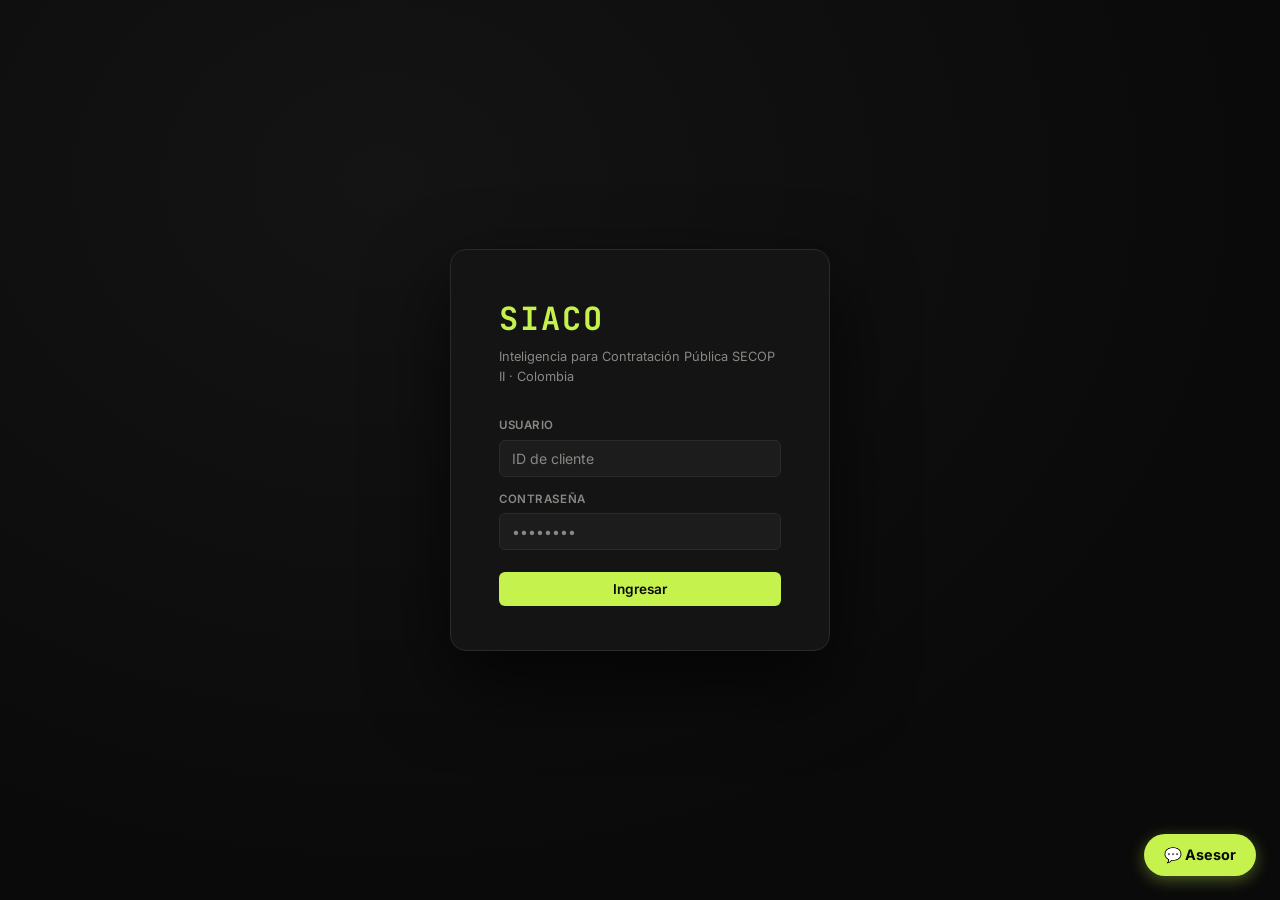
<file: static/index.html>
<!DOCTYPE html>
<html lang="es">
<head>
<meta charset="UTF-8" />
<meta name="viewport" content="width=device-width, initial-scale=1.0" />
<title>SIACO v3.0 — Inteligencia SECOP II</title>
<link rel="stylesheet" href="/static/style.css" />
</head>
<body>

<!-- ════════════ TESTER BANNER ════════════ -->
<div id="tester-banner" style="display:none">
  <span>🧪 Modo prueba — <strong id="tester-dias">?</strong> días restantes | Cada función premium disponible una vez</span>
  <a href="https://wa.me/573222405632?text=Quiero%20el%20plan%20completo%20de%20SIACO" target="_blank" rel="noopener">💬 Contáctanos</a>
</div>

<!-- MODAL CONFIRMACIÓN TESTER -->
<div class="modal-overlay" id="tester-gate-modal" style="display:none">
  <div class="modal-box">
    <div class="modal-icon">⚠️</div>
    <div class="modal-title">Acceso de prueba</div>
    <div class="modal-body">Como usuario de prueba puede usar esta función <strong>UNA SOLA VEZ</strong> para evaluarla. Después necesitará un plan activo.</div>
    <div class="modal-actions">
      <button class="btn btn-primary" id="tgm-confirm">Sí, usar mi acceso</button>
      <button class="btn" id="tgm-cancel">Cancelar</button>
    </div>
  </div>
</div>

<!-- MODAL BLOQUEO TESTER -->
<div class="modal-overlay" id="tester-block-modal" style="display:none">
  <div class="modal-box">
    <div class="modal-icon">🔒</div>
    <div class="modal-title">Ya utilizaste tu acceso de prueba</div>
    <div class="modal-body">Para acceder ilimitadamente a esta y todas las funciones premium, contáctanos para activar tu plan.</div>
    <div class="modal-actions">
      <a href="https://wa.me/573222405632?text=Quiero%20activar%20mi%20plan%20SIACO" target="_blank" rel="noopener" class="btn btn-primary">💬 Hablar con SIACO</a>
      <button class="btn" id="tbm-close">Cerrar</button>
    </div>
  </div>
</div>

<!-- ════════════ LOGIN ════════════ -->
<div id="login-screen">
  <div class="login-card">
    <div class="login-logo">SIACO</div>
    <div class="login-sub">Inteligencia para Contratación Pública SECOP II · Colombia</div>
    <div id="login-error"></div>
    <form id="login-form">
      <div class="form-group" style="margin-bottom:14px">
        <label>Usuario</label>
        <input type="text" id="inp-user" placeholder="ID de cliente" autocomplete="username" required />
      </div>
      <div class="form-group" style="margin-bottom:22px">
        <label>Contraseña</label>
        <input type="password" id="inp-pass" placeholder="••••••••" autocomplete="current-password" required />
      </div>
      <button type="submit" class="btn btn-primary btn-full" id="btn-login">Ingresar</button>
    </form>
  </div>
</div>

<!-- ════════════ MAIN ════════════ -->
<div id="main-screen" style="display:none">

  <!-- SIDEBAR -->
  <aside id="sidebar">
    <div class="sidebar-logo">SIACO</div>
    <div class="sidebar-version">v3.0</div>
    <div id="plan-chip" class="plan-chip basico">Básico</div>
    <div class="sidebar-user" id="sidebar-user">—</div>

    <!-- [D42a] Perfil de empresa ACTIVO. Siempre visible: analizar con el
         perfil equivocado produce un informe correcto sobre la empresa que no
         es, y eso no se ve mirando el resultado. -->
    <div class="perfil-activo" id="perfil-activo-box">
      <label for="sel-perfil-activo">Perfil de empresa</label>
      <select id="sel-perfil-activo">
        <option value="">— elige un perfil —</option>
      </select>
      <div class="perfil-activo-sector" id="perfil-activo-sector"></div>
    </div>

    <nav id="main-nav">
      <button class="nav-item active" data-page="perfil">
        <span class="nav-icon">👤</span> Mi Perfil
      </button>
      <button class="nav-item" data-page="busqueda">
        <span class="nav-icon">🔍</span> Búsqueda SECOP II
      </button>
      <button class="nav-item" data-page="auditoria">
        <span class="nav-icon">📂</span> Auditoría de Pliegos
      </button>
      <button class="nav-item" data-page="expedientes">
        <span class="nav-icon">📋</span> Expedientes
      </button>
      <button class="nav-item" data-page="competidores" id="nav-competidores">
        <span class="nav-icon">🏆</span> Competidores
        <span class="nav-premium-tag">PRO</span>
      </button>
      <button class="nav-item" data-page="calculadora">
        <span class="nav-icon">🧮</span> Calculadora APU
      </button>
      <button class="nav-item" data-page="oferta">
        <span class="nav-icon">📄</span> Generar Oferta
      </button>
      <button class="nav-item" data-page="admin" id="nav-admin" style="display:none">
        <span class="nav-icon">⚙️</span> Admin
      </button>
    </nav>

    <div class="sidebar-bottom">
      <button class="btn-logout" id="btn-logout">🚪 Cerrar sesión</button>
    </div>
  </aside>

  <!-- CONTENT -->
  <main id="content">

    <!-- ══ PERFIL ══ -->
    <div class="page active" id="page-perfil">
      <div class="page-header">
        <div class="page-title">👤 Mi Perfil</div>
        <div class="page-sub">Configura los indicadores financieros y de experiencia que usan los agentes IA</div>
      </div>

      <div id="rup-alert-box"></div>

      <div class="tab-bar">
        <button class="tab-btn active" data-tab="empresa">🏢 Empresa</button>
        <button class="tab-btn" data-tab="financiero">💰 Financiero</button>
        <button class="tab-btn" data-tab="experiencia">🏗 Experiencia</button>
        <button class="tab-btn" data-tab="documentos">📎 Documentos</button>
      </div>

      <!-- Tab Empresa -->
      <div class="tab-panel active" id="tab-empresa">
        <div class="card">
          <div class="form-row">
            <div class="form-group">
              <label>Nombre de la empresa</label>
              <input type="text" id="p-nombre" placeholder="Razón social completa" />
            </div>
            <div class="form-group">
              <label>NIT</label>
              <input type="text" id="p-nit" placeholder="900.123.456-7" />
            </div>
          </div>
          <div class="form-row" style="margin-top:12px">
            <div class="form-group">
              <label>Sector principal</label>
              <select id="p-sector">
                <option value="">Seleccionar...</option>
                <!-- Los valores coinciden con las claves de
                     pipeline/data/keywords_sector.json. Un test comprueba que
                     no se separen: una opción sin lista deja al cliente sin
                     filtrado por palabras, y antes no se veía. -->
                <option value="obras_civiles">Obras Civiles</option>
                <option value="hvac">HVAC y Climatización</option>
                <option value="electrico">Eléctrico</option>
                <option value="suministros">Suministros</option>
                <option value="servicios">Servicios</option>
                <option value="transporte">Transporte y Logística</option>
                <option value="tecnologia">Tecnología (sin palabras clave)</option>
                <option value="salud">Salud (sin palabras clave)</option>
                <option value="educacion">Educación (sin palabras clave)</option>
              </select>
            </div>
            <div class="form-group">
              <label>Notificaciones</label>
              <select id="p-notificacion">
                <option value="whatsapp">WhatsApp</option>
                <option value="gmail">Email</option>
                <option value="ambos">Ambos</option>
              </select>
            </div>
          </div>
          <div class="form-row" style="margin-top:12px">
            <div class="form-group">
              <label>WhatsApp (con código país)</label>
              <input type="text" id="p-whatsapp" placeholder="+573001234567" />
            </div>
            <div class="form-group">
              <label>Correo electrónico</label>
              <input type="email" id="p-email" placeholder="empresa@correo.com" />
            </div>
          </div>
          <hr class="thin" />
          <div class="form-row">
            <div class="form-group">
              <label>¿Tiene RUP activo?</label>
              <select id="p-rup-tiene">
                <option value="true">Sí</option>
                <option value="false">No</option>
              </select>
            </div>
            <div class="form-group">
              <label>Estado RUP</label>
              <select id="p-rup-estado">
                <option value="Activo">Activo</option>
                <option value="Inactivo">Inactivo / No renovado</option>
              </select>
            </div>
            <div class="form-group">
              <label>Número RUP</label>
              <input type="text" id="p-rup-numero" placeholder="Ej: 10901-01-100234" />
            </div>
            <div class="form-group">
              <label>Vencimiento RUP</label>
              <input type="date" id="p-rup-vence" />
            </div>
          </div>
        </div>
        <button class="btn btn-primary" id="btn-save-perfil">💾 Guardar perfil</button>
        <span id="perfil-save-status" style="margin-left:12px;font-size:.82rem;color:var(--muted)"></span>
      </div>

      <!-- Tab Financiero -->
      <div class="tab-panel" id="tab-financiero">
        <div class="card">
          <div class="card-title">Indicadores Financieros RUP (Decreto 1082/2015 art. 2.2.1.2.1.5.8)</div>
          <div class="form-row">
            <div class="form-group">
              <label>Índice de Liquidez (IDL) — ≥ 1.0</label>
              <input type="number" id="p-idl" step="0.01" min="0" placeholder="Ej: 1.85" />
            </div>
            <div class="form-group">
              <label>Índice de Endeudamiento (NDE) — ≤ 0.80</label>
              <input type="number" id="p-nde" step="0.01" min="0" max="2" placeholder="Ej: 0.45" />
            </div>
            <div class="form-group">
              <label>Razón Cobertura Intereses (RCI) — ≥ 1.5</label>
              <input type="number" id="p-rci" step="0.01" placeholder="Ej: 3.2" />
            </div>
          </div>
          <div class="form-row" style="margin-top:12px">
            <div class="form-group">
              <label>Patrimonio Líquido (COP)</label>
              <input type="number" id="p-patrimonio" step="1000000" placeholder="Ej: 850000000" />
            </div>
            <div class="form-group">
              <label>Capital de Trabajo (COP)</label>
              <input type="number" id="p-capital" step="1000000" placeholder="Ej: 250000000" />
            </div>
          </div>
        </div>
        <div class="card">
          <div class="card-title">Rango de Contratos que puede asumir</div>
          <div class="form-row">
            <div class="form-group">
              <label>Contrato mínimo (COP)</label>
              <input type="number" id="p-pres-min" step="1000000" placeholder="Ej: 10000000" />
            </div>
            <div class="form-group">
              <label>Contrato máximo (COP)</label>
              <input type="number" id="p-pres-max" step="1000000" placeholder="Ej: 600000000" />
            </div>
          </div>
          <div style="margin-top:10px; font-size:.78rem; color:var(--muted)">
            💡 El máximo recomendado = Capacidad Residual K = 0.8 × Patrimonio Líquido − contratos en ejecución (Resolución 196/2016 CCE)
          </div>
        </div>
        <button class="btn btn-primary" id="btn-save-financiero">💾 Guardar</button>
      </div>

      <!-- Tab Experiencia -->
      <div class="tab-panel" id="tab-experiencia">
        <div class="card">
          <div class="card-title">Experiencia Técnica (Decreto 1082/2015 art. 2.2.1.2.1.5.7)</div>
          <div class="form-row">
            <div class="form-group">
              <label>Valor acumulado contratos similares 3 años (COP)</label>
              <input type="number" id="p-exp-acum" step="1000000" placeholder="Ej: 1200000000" />
            </div>
            <div class="form-group">
              <label>Valor contrato individual más alto (COP)</label>
              <input type="number" id="p-exp-max" step="1000000" placeholder="Ej: 600000000" />
            </div>
          </div>
          <div class="form-row" style="margin-top:12px">
            <div class="form-group">
              <label>Participación mínima en consorcios (%)</label>
              <input type="number" id="p-exp-part" step="5" min="10" max="100" placeholder="Ej: 30" />
            </div>
            <div class="form-group" style="flex:2">
              <label>Objeto similar (describe lo que construye/presta/suministra)</label>
              <input type="text" id="p-exp-objeto" placeholder="Ej: construcción y mantenimiento de infraestructura hospitalaria..." />
            </div>
          </div>
          <div class="form-row" style="margin-top:12px">
            <div class="form-group">
              <label>Códigos UNSPSC (separados por coma)</label>
              <input type="text" id="p-unspsc" placeholder="Ej: 401015, 401017, 721015" />
            </div>
          </div>
          <div style="margin-top:10px; font-size:.78rem; color:var(--muted)">
            💡 Los códigos UNSPSC son el primer filtro del Radar SECOP II. Consúltalos en tu RUP o en <a href="https://www.colombiacompra.gov.co" target="_blank" style="color:var(--accent)">Colombia Compra Eficiente</a>.
          </div>
        </div>
        <button class="btn btn-primary" id="btn-save-experiencia">💾 Guardar</button>
      </div>

      <!-- Tab Documentos -->
      <div class="tab-panel" id="tab-documentos">
        <div class="card" style="margin-bottom:18px">
          <div class="card-title">Documentos del expediente</div>
          <p class="text-muted" style="font-size:.82rem;margin-bottom:6px">
            Marca los que la empresa tiene hoy. <strong>Sin responder</strong> no es
            lo mismo que <strong>No lo tiene</strong>: lo primero deja el requisito
            sin evaluar, lo segundo es un hallazgo que el informe reporta.</p>
          <p class="text-muted" style="font-size:.78rem;margin-bottom:14px">
            La fecha de expedición sólo hace falta cuando el pliego exige vigencia
            —por ejemplo, expedido hace menos de 30 días—. Sin ella, un documento
            no se da por vigente.</p>
          <div class="doc-check">
            <div class="doc-check-nombre">RUP
              <span class="doc-check-glosa">vigente y en firme</span></div>
            <select id="d-rup-tiene" class="doc-check-select">
              <option value="">Sin responder</option>
              <option value="true">Sí, lo tiene</option>
              <option value="false">No lo tiene</option>
            </select>
            <input type="date" id="d-rup-fecha"
                   class="doc-check-fecha" title="Fecha de expedición" />
          </div>
          <div class="doc-check">
            <div class="doc-check-nombre">Certificado de existencia y representación
              <span class="doc-check-glosa">Cámara de Comercio</span></div>
            <select id="d-existencia-representacion-tiene" class="doc-check-select">
              <option value="">Sin responder</option>
              <option value="true">Sí, lo tiene</option>
              <option value="false">No lo tiene</option>
            </select>
            <input type="date" id="d-existencia-representacion-fecha"
                   class="doc-check-fecha" title="Fecha de expedición" />
          </div>
          <div class="doc-check">
            <div class="doc-check-nombre">Estados financieros
              <span class="doc-check-glosa">del último ejercicio</span></div>
            <select id="d-estados-financieros-tiene" class="doc-check-select">
              <option value="">Sin responder</option>
              <option value="true">Sí, lo tiene</option>
              <option value="false">No lo tiene</option>
            </select>
            <input type="date" id="d-estados-financieros-fecha"
                   class="doc-check-fecha" title="Fecha de expedición" />
          </div>
          <div class="doc-check">
            <div class="doc-check-nombre">Certificación de seguridad social
              <span class="doc-check-glosa">aportes al sistema</span></div>
            <select id="d-seguridad-social-tiene" class="doc-check-select">
              <option value="">Sin responder</option>
              <option value="true">Sí, lo tiene</option>
              <option value="false">No lo tiene</option>
            </select>
            <input type="date" id="d-seguridad-social-fecha"
                   class="doc-check-fecha" title="Fecha de expedición" />
          </div>
          <div class="doc-check">
            <div class="doc-check-nombre">Documento de identidad
              <span class="doc-check-glosa">del representante legal</span></div>
            <select id="d-documento-identidad-tiene" class="doc-check-select">
              <option value="">Sin responder</option>
              <option value="true">Sí, lo tiene</option>
              <option value="false">No lo tiene</option>
            </select>
            <input type="date" id="d-documento-identidad-fecha"
                   class="doc-check-fecha" title="Fecha de expedición" />
          </div>
          <div class="doc-check">
            <div class="doc-check-nombre">Autorización para subcontratar
              <span class="doc-check-glosa">del contrato principal</span></div>
            <select id="d-subcontratacion-tiene" class="doc-check-select">
              <option value="">Sin responder</option>
              <option value="true">Sí, lo tiene</option>
              <option value="false">No lo tiene</option>
            </select>
            <input type="date" id="d-subcontratacion-fecha"
                   class="doc-check-fecha" title="Fecha de expedición" />
          </div>
          <hr class="thin" />
          <div class="doc-check">
            <div class="doc-check-nombre">Duración de la sociedad
              <span class="doc-check-glosa">hasta cuándo está constituida — figura en el certificado de Cámara de Comercio</span></div>
            <span></span>
            <input type="date" id="d-duracion-sociedad-hasta" class="doc-check-fecha" />
          </div>
          <div class="doc-check">
            <div class="doc-check-nombre">Capacidad jurídica
              <span class="doc-check-glosa">para presentar la oferta y celebrar el contrato</span></div>
            <select id="d-capacidad-juridica" class="doc-check-select">
              <option value="">Sin responder</option>
              <option value="true">Sí</option>
              <option value="false">No</option>
            </select>
            <span></span>
          </div>
          <button class="btn btn-primary" id="btn-save-documentos" style="margin-top:16px">Guardar documentos</button>
          <span id="documentos-save-status" style="margin-left:12px;font-size:.82rem;color:var(--muted)"></span>
        </div>
        <div class="card">
          <div class="card-title">Subir documento del cliente</div>
          <p class="text-muted" style="font-size:.82rem;margin-bottom:14px">Los documentos se indexan con IA y se usan para cruzar con requisitos del pliego (RAG documental).</p>
          <div class="form-row" style="margin-bottom:12px">
            <div class="form-group">
              <label>Tipo de documento</label>
              <select id="doc-tipo">
                <option value="RUP">RUP</option>
                <option value="Certificado de experiencia">Certificado de experiencia</option>
                <option value="Estado financiero">Estado financiero</option>
                <option value="Cámara de comercio">Cámara de comercio</option>
                <option value="Poder de representación">Poder de representación</option>
                <option value="Otro">Otro</option>
              </select>
            </div>
          </div>
          <div class="upload-area" id="doc-upload-area">
            <input type="file" id="doc-file" accept=".pdf,.docx" />
            <div class="upload-label">📎 Arrastra PDF o DOCX aquí, o haz clic</div>
            <div class="upload-name" id="doc-filename"></div>
          </div>
          <div id="doc-upload-status"></div>
          <button class="btn btn-secondary" id="btn-upload-doc" disabled style="margin-top:12px">Indexar documento</button>
        </div>
        <div class="section-row">
          <span class="section-title">Documentos indexados</span>
          <button class="btn btn-ghost btn-sm" onclick="loadDocumentos()">↻ Actualizar</button>
        </div>
        <div id="doc-list-container"><div class="loading">Cargando...</div></div>
      </div>
    </div><!-- /page-perfil -->

    <!-- ══ BÚSQUEDA ══ -->
    <div class="page" id="page-busqueda">
      <div class="page-header">
        <div class="page-title">🔍 Radar SECOP II</div>
        <div class="page-sub">Búsqueda híbrida UNSPSC + semántica + scoring con Claude IA</div>
      </div>

      <div class="card">
        <div class="form-row">
          <div class="form-group">
            <label>Fecha desde</label>
            <input type="date" id="b-fecha" />
          </div>
          <div class="form-group">
            <label>Valor mínimo (COP)</label>
            <input type="number" id="b-valor" value="5000000" step="1000000" />
          </div>
          <div class="form-group">
            <label>Departamento</label>
            <input type="text" id="b-depto" placeholder="Huila (opcional)" />
          </div>
          <div class="form-group">
            <label>Máx. resultados</label>
            <select id="b-max">
              <option value="30">30</option>
              <option value="50" selected>50</option>
              <option value="100">100</option>
            </select>
          </div>
          <div class="form-group form-group-fixed" style="align-items:flex-end">
            <label>&nbsp;</label>
            <button class="btn btn-primary" id="btn-buscar">Buscar contratos</button>
          </div>
        </div>
      </div>

      <!-- Búsqueda avanzada -->
      <details class="busq-avanzada-wrap" id="busq-avanzada-details">
        <summary class="busq-avanzada-summary">🔍 Búsqueda avanzada</summary>
        <div class="busq-avanzada-body">
          <p class="busq-avanzada-nota">Si ingresas el código exacto del proceso, lo encontraremos aunque no esté en tu sector o esté cerrado.</p>
          <div class="busq-avanzada-grid">
            <div class="form-group">
              <label>Código del proceso</label>
              <input type="text" id="adv-codigo-proceso" placeholder="Ej: SDQS-1234-2026" />
            </div>
            <div class="form-group">
              <label>NIT de la entidad</label>
              <input type="text" id="adv-nit" placeholder="Ej: 899999061" />
            </div>
            <div class="form-group">
              <label>Ciudad / Municipio</label>
              <input type="text" id="adv-municipio" placeholder="Ej: Neiva" />
            </div>
            <div class="form-group">
              <label>Departamento</label>
              <select id="adv-departamento">
                <option value="">Todos</option>
                <option>Amazonas</option><option>Antioquia</option><option>Arauca</option>
                <option>Atlántico</option><option>Bogotá D.C.</option><option>Bolívar</option>
                <option>Boyacá</option><option>Caldas</option><option>Caquetá</option>
                <option>Casanare</option><option>Cauca</option><option>Cesar</option>
                <option>Chocó</option><option>Córdoba</option><option>Cundinamarca</option>
                <option>Guainía</option><option>Guaviare</option><option>Huila</option>
                <option>La Guajira</option><option>Magdalena</option><option>Meta</option>
                <option>Nariño</option><option>Norte de Santander</option><option>Putumayo</option>
                <option>Quindío</option><option>Risaralda</option><option>San Andrés y Providencia</option>
                <option>Santander</option><option>Sucre</option><option>Tolima</option>
                <option>Valle del Cauca</option><option>Vaupés</option><option>Vichada</option>
              </select>
            </div>
            <div class="form-group">
              <label>Modalidad</label>
              <select id="adv-modalidad">
                <option value="">Todas</option>
                <option value="Licitación Pública">Licitación Pública</option>
                <option value="Selección Abreviada">Selección Abreviada</option>
                <option value="Mínima Cuantía">Mínima Cuantía</option>
                <option value="Concurso de Méritos">Concurso de Méritos</option>
                <option value="Contratación Directa">Contratación Directa</option>
              </select>
            </div>
            <div class="form-group">
              <label>Código UNSPSC</label>
              <input type="text" id="adv-unspsc" placeholder="Ej: 72131601" />
            </div>
            <div class="form-group">
              <label>Valor mínimo (COP)</label>
              <input type="number" id="adv-valor-min" placeholder="Ej: 50000000" step="1000000" min="0" />
            </div>
            <div class="form-group">
              <label>Valor máximo (COP)</label>
              <input type="number" id="adv-valor-max" placeholder="Ej: 2000000000" step="1000000" min="0" />
            </div>
            <div class="form-group">
              <label>Publicado desde</label>
              <input type="date" id="adv-fecha-desde" />
            </div>
            <div class="form-group">
              <label>Publicado hasta</label>
              <input type="date" id="adv-fecha-hasta" />
            </div>
            <div class="form-group busq-avanzada-full">
              <label>Palabras clave en el nombre del proceso</label>
              <input type="text" id="adv-keywords" placeholder="Ej: mantenimiento vías" />
            </div>
          </div>
          <div class="busq-avanzada-actions">
            <button class="btn btn-primary" id="btn-busq-avanzada">Buscar</button>
            <button class="btn btn-ghost" id="btn-busq-avanzada-limpiar">Limpiar filtros</button>
          </div>
        </div>
      </details>

      <div id="busq-status"></div>

      <div id="busq-results" style="display:none">
        <!-- Banner de resumen de búsqueda -->
        <div id="busq-banner" style="display:none"></div>

        <div class="section-row">
          <div style="display:flex;align-items:center;gap:8px">
            <span id="busq-count" class="section-title"></span>
            <span id="badge-modo" class="badge-avanzada" style="display:none">HÍBRIDO</span>
          </div>
          <div style="display:flex;gap:8px">
            <button class="btn btn-secondary btn-sm" id="btn-analizar-ia" disabled>🤖 Analizar con IA</button>
          </div>
        </div>

        <div class="table-wrap">
          <table class="data-table" id="tabla-contratos">
            <thead>
              <tr>
                <th>Perfil</th>
                <th>IA</th>
                <th>Nombre del proceso</th>
                <th>Entidad</th>
                <th>Valor</th>
                <th>Fase</th>
                <th>Cierre</th>
                <th>Acciones</th>
              </tr>
            </thead>
            <tbody id="tabla-body"></tbody>
          </table>
        </div>

        <details class="disc-details" id="disc-section" style="display:none">
          <summary class="disc-summary" id="disc-header">▼ contratos descartados</summary>
          <div class="table-wrap">
            <table class="data-table" id="disc-table">
              <thead>
                <tr>
                  <th>Nombre del proceso</th>
                  <th>Entidad</th>
                  <th>Valor</th>
                  <th>Razón</th>
                  <th>Score</th>
                  <th>Acción</th>
                </tr>
              </thead>
              <tbody id="disc-tbody"></tbody>
            </table>
          </div>
        </details>
      </div>
    </div><!-- /page-busqueda -->

    <!-- ══ AUDITORÍA ══ -->
    <div class="page" id="page-auditoria">
      <div class="page-header">
        <div class="page-title">📂 Auditoría de Pliego</div>
        <div class="page-sub">Análisis financiero + jurídico con citas de Ley 80, Ley 1150 y Decreto 1082/2015</div>
      </div>

      <div class="card">
        <div class="card-title">1. Documentos del proceso</div>

        <!-- Pliego (obligatorio) -->
        <div class="doc-upload-row">
          <div class="doc-upload-label-row">
            <span class="doc-upload-label">📄 Pliego de condiciones</span>
            <span class="req-tag">Obligatorio</span>
          </div>
          <div class="upload-area" id="pliego-upload-area">
            <input type="file" id="pliego-file" accept=".pdf,.docx,.doc,.png,.jpg,.jpeg" />
            <div class="upload-label">Arrastra el archivo aquí o haz clic</div>
            <div class="upload-name" id="pliego-filename"></div>
          </div>
          <div id="pliego-extract-status" style="margin-top:6px"></div>
          <button class="btn btn-ghost btn-sm" id="btn-extraer" disabled style="margin-top:8px">⚡ Extraer datos automáticamente</button>
        </div>

        <!-- Documentos adicionales (colapsables) -->
        <details class="docs-extras" style="margin-top:16px">
          <summary class="docs-extras-summary">+ Agregar documentos adicionales (opcional)</summary>
          <div class="docs-extras-body">

            <div class="doc-upload-row-mini">
              <span class="doc-upload-label">📄 Estudios previos y justificación</span>
              <div class="upload-mini" id="estudios-upload-area">
                <input type="file" id="estudios-file" accept=".pdf,.docx,.doc,.png,.jpg,.jpeg" />
                <span class="upload-mini-label">PDF, Word o imagen — arrastra o haz clic</span>
                <span class="upload-name" id="estudios-filename"></span>
              </div>
            </div>

            <div class="doc-upload-row-mini">
              <span class="doc-upload-label">📄 Anexos técnicos</span>
              <div class="upload-mini" id="anexo-upload-area">
                <input type="file" id="anexo-file" accept=".pdf,.docx,.doc,.png,.jpg,.jpeg" />
                <span class="upload-mini-label">PDF, Word o imagen — arrastra o haz clic</span>
                <span class="upload-name" id="anexo-filename"></span>
              </div>
            </div>

            <div class="doc-upload-row-mini">
              <span class="doc-upload-label">📄 Adendas</span>
              <div class="upload-mini" id="adenda-upload-area">
                <input type="file" id="adenda-file" accept=".pdf,.docx,.doc,.png,.jpg,.jpeg" />
                <span class="upload-mini-label">PDF, Word o imagen — arrastra o haz clic</span>
                <span class="upload-name" id="adenda-filename"></span>
              </div>
            </div>

          </div>
        </details>
      </div>

      <div class="card">
        <div class="card-title">2. Parámetros del proceso</div>
        <div class="form-row">
          <div class="form-group" style="flex:2">
            <label>Entidad contratante</label>
            <input type="text" id="a-entidad" placeholder="Nombre de la entidad que publica el proceso" />
          </div>
          <div class="form-group" style="flex:3">
            <label>Objeto del contrato</label>
            <input type="text" id="a-objeto" placeholder="Descripción del proceso de contratación" />
          </div>
        </div>
        <div class="form-row" style="margin-top:12px">
          <div class="form-group">
            <label>Valor base (COP)</label>
            <input type="number" id="a-valor" value="450000000" step="1000000" />
          </div>
          <div class="form-group">
            <label>Modalidad de selección</label>
            <select id="a-modalidad">
              <option value="infraestructura_obra_publica">Obra Pública (Licitación)</option>
              <option value="infraestructura_menor_cuantia">Menor Cuantía</option>
              <option value="infraestructura_minima_cuantia">Mínima Cuantía</option>
              <option value="suministro">Suministro / Compraventa</option>
              <option value="prestacion_servicios">Prestación de Servicios</option>
              <option value="consultoria">Consultoría</option>
            </select>
          </div>
          <div class="form-group">
            <label>Sector</label>
            <select id="a-sector">
              <option value="salud">Salud</option>
              <option value="educacion">Educación</option>
              <option value="infraestructura">Infraestructura general</option>
              <option value="transporte">Transporte</option>
              <option value="deporte">Deporte / Cultura</option>
              <option value="vivienda">Vivienda</option>
              <option value="institucional">Institucional</option>
            </select>
          </div>
        </div>
        <div style="margin-top:16px">
          <button class="btn btn-primary" id="btn-analizar-pliego">🔍 Analizar con IA</button>
        </div>
      </div>

      <div id="audit-precargado-banner" style="display:none"></div>
      <div id="audit-status"></div>
      <div id="audit-results" style="display:none"></div>
    </div><!-- /page-auditoria -->

    <!-- ══ EXPEDIENTES ══ -->
    <div class="page" id="page-expedientes">
      <div class="page-header">
        <div class="page-title">📋 Expedientes</div>
        <div class="page-sub">Seguimiento de procesos con semáforo de urgencia</div>
      </div>
      <div id="exp-status"></div>
      <div id="exp-list" class="exp-list"><div class="loading">Cargando expedientes...</div></div>
    </div>

    <!-- ══ COMPETIDORES ══ -->
    <div class="page" id="page-competidores">
      <div class="page-header">
        <div class="page-title">🏆 Inteligencia Competitiva</div>
        <div class="page-sub">Analiza ofertas de competidores y genera estrategia óptima de oferta</div>
      </div>

      <div id="comp-premium-gate" class="premium-gate">
        <!-- Gate overlay injected by JS for non-premium -->
        <div class="card">
          <div class="card-title">Subir oferta de competidor</div>
          <div class="form-row">
            <div class="form-group">
              <label>ID del Proceso SECOP II</label>
              <input type="text" id="comp-proceso" placeholder="Ej: SEDS-LO-123-2026" />
            </div>
            <div class="form-group">
              <label>NIT del competidor</label>
              <input type="text" id="comp-nit" placeholder="Ej: 900.123.456-7" />
            </div>
            <div class="form-group">
              <label>Nombre del competidor</label>
              <input type="text" id="comp-nombre" placeholder="Razón social" />
            </div>
          </div>
          <div class="upload-area" style="margin-top:12px" id="comp-upload-area">
            <input type="file" id="comp-file" accept=".pdf" />
            <div class="upload-label">📄 Arrastra la oferta PDF del competidor</div>
            <div class="upload-name" id="comp-filename"></div>
          </div>
          <div id="comp-status" style="margin-top:10px"></div>
          <div style="display:flex;gap:10px;margin-top:14px">
            <button class="btn btn-secondary" id="btn-extraer-comp" disabled>Analizar oferta PDF</button>
          </div>
        </div>

        <div class="section-row" style="margin-top:20px">
          <span class="section-title" id="comp-proceso-label">Competidores analizados</span>
          <button class="btn btn-primary" id="btn-estrategia" disabled>🎯 Generar estrategia</button>
        </div>

        <div id="comp-list"><div class="empty-state">Sube al menos una oferta para ver el análisis comparativo.</div></div>
        <div id="comp-estrategia" style="display:none"></div>

        <!-- PANEL: ESTRATEGIA DE PRECIO -->
        <div class="card" style="margin-top:24px;border:1px solid var(--accent)">
          <div class="card-title">🎯 Estrategia de Precio</div>
          <div style="font-size:.82rem;color:var(--muted);margin-bottom:14px">Modelo matemático con simulación Monte Carlo — maximiza probabilidad de adjudicación</div>
          <div class="form-row">
            <div class="form-group">
              <label>Precio mínimo (calculadora APU)</label>
              <input type="number" id="ep-precio-minimo" placeholder="Ej: 185000000" step="1000" />
            </div>
            <div class="form-group">
              <label>Presupuesto oficial del pliego</label>
              <input type="number" id="ep-presupuesto" placeholder="Ej: 220000000" step="1000" />
            </div>
            <div class="form-group">
              <label>Método de calificación económica</label>
              <select id="ep-metodo">
                <option value="media_aritmetica">Media aritmética</option>
                <option value="media_geometrica">Media geométrica</option>
                <option value="menor_valor">Menor valor</option>
                <option value="media_aritmetica_alta">Media aritmética alta</option>
              </select>
            </div>
            <div class="form-group" style="flex:0 0 140px">
              <label>Proponentes esperados</label>
              <input type="number" id="ep-proponentes" value="3" min="1" max="20" />
            </div>
          </div>
          <div style="margin-top:10px">
            <button class="btn btn-primary" id="btn-estrategia-precio" onclick="calcularEstrategiaPrecio()">🎯 Calcular estrategia óptima</button>
            <span id="ep-status" style="margin-left:12px;font-size:.82rem;color:var(--muted)"></span>
          </div>
          <div id="ep-resultado" style="margin-top:18px;display:none"></div>
        </div>

      </div>
    </div><!-- /page-competidores -->

    <!-- ══ ADMIN ══ -->
    <div class="page" id="page-admin">
      <div class="page-header" style="display:flex;align-items:center;justify-content:space-between;flex-wrap:wrap;gap:12px">
        <div>
          <div class="page-title">⚙️ Panel de Administración</div>
          <div class="page-sub">Herramientas exclusivas para administradores de SIACO</div>
        </div>
        <button class="btn btn-primary" onclick="toggleFormNuevoCliente()" style="font-size:.95rem;padding:10px 20px">
          ➕ Crear nuevo cliente
        </button>
      </div>

      <!-- FORMULARIO NUEVO CLIENTE -->
      <div class="card" id="card-nuevo-cliente" style="display:none">
        <div class="card-title">Datos del nuevo cliente</div>
        <form id="form-nuevo-cliente" onsubmit="crearCliente(event)">
          <div class="form-row">
            <div class="form-group">
              <label>Nombre de la empresa</label>
              <input type="text" id="adm-nombre" placeholder="Ej: Constructora Los Andes SAS" required>
            </div>
            <div class="form-group" style="flex:0 0 200px">
              <label>NIT</label>
              <input type="text" id="adm-nit" placeholder="900123456-7" oninput="sugerirUsuario()" required>
            </div>
          </div>
          <div class="form-row">
            <div class="form-group">
              <label>Usuario <span style="color:var(--muted);font-weight:400;text-transform:none">(sugerido desde el NIT)</span></label>
              <input type="text" id="adm-user" placeholder="nit900123456" required>
            </div>
            <div class="form-group">
              <label>Contraseña temporal</label>
              <input type="text" id="adm-pass" placeholder="Ej: Andes2026" required>
            </div>
          </div>
          <div class="form-row">
            <div class="form-group">
              <label>Sector principal</label>
              <select id="adm-sector">
                <option value="">— Seleccionar —</option>
                <option>Construcción y obra civil</option>
                <option>Tecnología e informática</option>
                <option>Salud y bienestar</option>
                <option>Consultoría y asesoría</option>
                <option>Suministros y compras</option>
                <option>Servicios generales</option>
                <option>Educación</option>
                <option>Transporte y logística</option>
                <option>Seguridad</option>
                <option>Otro</option>
              </select>
            </div>
            <div class="form-group" style="flex:0 0 180px">
              <label>Plan</label>
              <select id="adm-plan">
                <option value="socio">Socio</option>
                <option value="herramienta">Herramienta</option>
              </select>
            </div>
          </div>
          <div class="form-row">
            <div class="form-group" style="flex:0 0 180px">
              <label>Tipo de acceso</label>
              <select id="adm-tipo" onchange="toggleDiasAcceso()">
                <option value="cliente">Cliente</option>
                <option value="tester">🧪 Tester (prueba)</option>
              </select>
            </div>
            <div class="form-group" style="flex:0 0 160px;display:none" id="adm-dias-group">
              <label>Días de acceso</label>
              <input type="number" id="adm-dias" value="7" min="1" max="90">
            </div>
          </div>
          <div class="form-row">
            <div class="form-group">
              <label>Email</label>
              <input type="email" id="adm-email" placeholder="contacto@empresa.com">
            </div>
            <div class="form-group">
              <label>WhatsApp</label>
              <input type="text" id="adm-wa" placeholder="573001234567">
            </div>
          </div>
          <div style="display:flex;gap:10px;margin-top:8px">
            <button type="submit" class="btn btn-primary" id="btn-crear-cliente">Crear cliente</button>
            <button type="button" class="btn" onclick="toggleFormNuevoCliente()">Cancelar</button>
          </div>
        </form>
      </div>

      <!-- RESUMEN DE CREDENCIALES -->
      <div class="card" id="card-credenciales" style="display:none;border-left:4px solid var(--ok)">
        <div class="card-title" style="color:var(--ok)">✅ Cliente creado exitosamente</div>
        <div id="cred-resumen"></div>
        <div style="display:flex;gap:10px;margin-top:18px;flex-wrap:wrap">
          <button class="btn btn-primary" onclick="copiarCredenciales()">📋 Copiar credenciales para WhatsApp</button>
          <button class="btn" onclick="nuevoClienteForm()">➕ Crear otro cliente</button>
        </div>
      </div>

      <!-- LISTA DE CLIENTES -->
      <div class="card">
        <div class="card-title" style="display:flex;align-items:center;justify-content:space-between">
          <span>Clientes registrados</span>
          <button class="btn" style="font-size:.78rem;padding:5px 12px" onclick="cargarListaClientes()">🔄 Actualizar</button>
        </div>
        <div id="admin-clientes-lista" style="color:var(--muted);font-size:.85rem">
          Haz clic en Actualizar para cargar la lista.
        </div>
      </div>

      <!-- DOCUMENTOS -->
      <div class="card">
        <div class="card-title">Documentos y Contratos</div>
        <p style="color:var(--text2);font-size:.88rem;margin-bottom:14px">
          Genera y descarga el contrato de servicios en blanco para imprimir, firmar y entregar al cliente.
        </p>
        <button class="btn btn-primary" onclick="descargarContrato()">
          📄 Descargar contrato en blanco (.docx)
        </button>
      </div>
    </div><!-- /page-admin -->

    <!-- ══ CALCULADORA APU ══ -->
    <div class="page" id="page-calculadora">
      <div class="page-header">
        <div class="page-title">🧮 Calculadora de Oferta Económica</div>
        <div class="page-sub">Calcule el precio mínimo para no perder dinero y el precio óptimo para ganar el contrato</div>
      </div>

      <!-- SECCIÓN 1 — MATERIALES -->
      <div class="card">
        <div class="card-title" style="display:flex;align-items:center;justify-content:space-between">
          <span>1. Materiales e Insumos</span>
          <button class="btn btn-ghost btn-sm" onclick="apu_agregarMaterial()">+ Agregar material</button>
        </div>
        <div class="table-wrap" style="margin-top:10px">
          <table class="data-table" id="apu-mat-table">
            <thead><tr>
              <th>Descripción</th><th>Unidad</th><th style="width:90px">Cantidad</th>
              <th style="width:130px">Precio unit.</th><th style="width:120px">Total</th>
              <th style="width:50px"></th>
            </tr></thead>
            <tbody id="apu-mat-body"></tbody>
            <tfoot>
              <tr style="border-top:1px solid var(--border2)">
                <td colspan="4" style="text-align:right;font-weight:600;padding:8px 12px;color:var(--text2)">Subtotal materiales</td>
                <td style="padding:8px 12px;font-weight:700;color:var(--accent);font-family:var(--mono)" id="apu-mat-total">$0</td>
                <td></td>
              </tr>
            </tfoot>
          </table>
        </div>
      </div>

      <!-- SECCIÓN 2 — MANO DE OBRA -->
      <div class="card">
        <div class="card-title" style="display:flex;align-items:center;justify-content:space-between">
          <span>2. Mano de Obra</span>
          <button class="btn btn-ghost btn-sm" onclick="apu_agregarPersonal()">+ Agregar cargo</button>
        </div>
        <div style="background:var(--bg3);border-radius:var(--r-sm);padding:8px 12px;margin-bottom:10px;font-size:.8rem;color:var(--text2)">
          💡 Factor prestacional 2026: <strong style="color:var(--accent)">~52.17%</strong> sobre el salario básico —
          incluye prestaciones, parafiscales y seguridad social empleador.
        </div>
        <div class="table-wrap">
          <table class="data-table" id="apu-mo-table">
            <thead><tr>
              <th>Cargo</th><th style="width:130px">Salario básico</th><th style="width:70px">Cant.</th>
              <th style="width:70px">Días</th><th style="width:110px">Factor prest.</th>
              <th style="width:130px">Costo total</th><th style="width:50px"></th>
            </tr></thead>
            <tbody id="apu-mo-body"></tbody>
            <tfoot>
              <tr style="border-top:1px solid var(--border2)">
                <td colspan="5" style="text-align:right;font-weight:600;padding:8px 12px;color:var(--text2)">Subtotal mano de obra</td>
                <td style="padding:8px 12px;font-weight:700;color:var(--accent);font-family:var(--mono)" id="apu-mo-total">$0</td>
                <td></td>
              </tr>
            </tfoot>
          </table>
        </div>
      </div>

      <!-- SECCIÓN 3 — EQUIPOS -->
      <div class="card">
        <div class="card-title" style="display:flex;align-items:center;justify-content:space-between">
          <span>3. Equipos y Herramientas</span>
          <button class="btn btn-ghost btn-sm" onclick="apu_agregarEquipo()">+ Agregar equipo</button>
        </div>
        <div class="table-wrap" style="margin-top:10px">
          <table class="data-table" id="apu-eq-table">
            <thead><tr>
              <th>Equipo / Herramienta</th><th style="width:130px">Costo/día</th>
              <th style="width:80px">Días</th><th style="width:130px">Total</th><th style="width:50px"></th>
            </tr></thead>
            <tbody id="apu-eq-body"></tbody>
            <tfoot>
              <tr style="border-top:1px solid var(--border2)">
                <td colspan="3" style="text-align:right;font-weight:600;padding:8px 12px;color:var(--text2)">Subtotal equipos</td>
                <td style="padding:8px 12px;font-weight:700;color:var(--accent);font-family:var(--mono)" id="apu-eq-total">$0</td>
                <td></td>
              </tr>
            </tfoot>
          </table>
        </div>
      </div>

      <!-- SECCIÓN 4 — AIU -->
      <div class="card">
        <div class="card-title">4. AIU — Administración, Imprevistos y Utilidad</div>
        <div style="display:grid;grid-template-columns:repeat(3,1fr);gap:16px;margin-top:10px">
          <div>
            <label style="display:block;font-size:.82rem;color:var(--text2);margin-bottom:6px">Administración %</label>
            <input type="number" id="apu-admin" class="apu-pct-input" value="12" min="8" max="20" step="0.5"
                   oninput="apu_calcularLocal()" />
            <div style="font-size:.78rem;color:var(--muted);margin-top:4px">Recomendado: 10–15%</div>
          </div>
          <div>
            <label style="display:block;font-size:.82rem;color:var(--text2);margin-bottom:6px">Imprevistos %</label>
            <input type="number" id="apu-imprev" class="apu-pct-input" value="3" min="1" max="5" step="0.5"
                   oninput="apu_calcularLocal()" />
            <div style="font-size:.78rem;color:var(--muted);margin-top:4px">Recomendado: 2–5%</div>
          </div>
          <div>
            <label style="display:block;font-size:.82rem;color:var(--text2);margin-bottom:6px">Utilidad %</label>
            <input type="number" id="apu-util" class="apu-pct-input" value="8" min="5" max="15" step="0.5"
                   oninput="apu_calcularLocal()" />
            <div style="font-size:.78rem;color:var(--muted);margin-top:4px">Recomendado: 6–10%</div>
          </div>
        </div>
        <!-- Valores AIU en tiempo real -->
        <div style="display:grid;grid-template-columns:repeat(3,1fr);gap:12px;margin-top:14px;background:var(--bg3);border-radius:var(--r-sm);padding:12px">
          <div style="text-align:center">
            <div style="font-size:.75rem;color:var(--muted)">Administración</div>
            <div style="font-family:var(--mono);font-weight:700;color:var(--text)" id="apu-admin-val">$0</div>
          </div>
          <div style="text-align:center">
            <div style="font-size:.75rem;color:var(--muted)">Imprevistos</div>
            <div style="font-family:var(--mono);font-weight:700;color:var(--text)" id="apu-imprev-val">$0</div>
          </div>
          <div style="text-align:center">
            <div style="font-size:.75rem;color:var(--muted)">Utilidad</div>
            <div style="font-family:var(--mono);font-weight:700;color:var(--ok)" id="apu-util-val">$0</div>
          </div>
        </div>
      </div>

      <!-- SECCIÓN 5 — PRESUPUESTO OFICIAL -->
      <div class="card">
        <div class="card-title">5. Presupuesto Oficial (opcional)</div>
        <div class="form-row">
          <div class="form-group">
            <label>¿Conoce el presupuesto oficial del contrato?</label>
            <input type="number" id="apu-presupuesto" placeholder="Ej: 450000000"
                   step="1000000" min="0" oninput="apu_calcularLocal()" />
          </div>
          <div class="form-group">
            <label>Plazo de ejecución (meses)</label>
            <input type="number" id="apu-plazo" value="6" min="1" max="60" oninput="apu_calcularLocal()" />
          </div>
          <div class="form-group" style="flex:0 0 220px;display:flex;align-items:flex-end;padding-bottom:4px">
            <label style="display:flex;align-items:center;gap:8px;cursor:pointer">
              <input type="checkbox" id="apu-polizas" checked onchange="apu_calcularLocal()"
                     style="width:16px;height:16px;accent-color:var(--accent)" />
              <span>Incluir estimado pólizas</span>
            </label>
          </div>
        </div>
      </div>

      <!-- SECCIÓN 6 — RESULTADOS -->
      <div id="apu-resultados" style="display:none">

        <!-- Tarjeta principal -->
        <div class="card" style="border:1px solid var(--accent);background:var(--bg2)">
          <div style="display:grid;grid-template-columns:1fr 1fr;gap:24px">
            <div>
              <div style="font-size:.75rem;color:var(--muted);text-transform:uppercase;letter-spacing:.08em">Precio mínimo</div>
              <div style="font-size:1.6rem;font-family:var(--mono);font-weight:700;color:var(--danger);margin:4px 0"
                   id="apu-res-minimo">$0</div>
              <div style="font-size:.75rem;color:var(--muted)">Por debajo de esto pierde dinero</div>
            </div>
            <div>
              <div style="font-size:.75rem;color:var(--muted);text-transform:uppercase;letter-spacing:.08em">Precio sugerido</div>
              <div style="font-size:1.6rem;font-family:var(--mono);font-weight:700;color:var(--accent);margin:4px 0"
                   id="apu-res-sugerido">$0</div>
              <div style="font-size:.75rem;color:var(--muted)">Incluye margen de seguridad 5%</div>
            </div>
          </div>

          <div style="display:flex;gap:24px;margin-top:16px;padding-top:16px;border-top:1px solid var(--border)">
            <div>
              <div style="font-size:.72rem;color:var(--muted)">Utilidad proyectada</div>
              <div style="font-family:var(--mono);font-weight:600;color:var(--ok)" id="apu-res-utilidad">$0</div>
            </div>
            <div>
              <div style="font-size:.72rem;color:var(--muted)">Margen</div>
              <div style="font-family:var(--mono);font-weight:600;color:var(--ok)" id="apu-res-margen">0%</div>
            </div>
          </div>

          <!-- Desglose -->
          <div style="margin-top:16px;padding-top:16px;border-top:1px solid var(--border)">
            <div style="font-size:.75rem;color:var(--muted);margin-bottom:8px;text-transform:uppercase;letter-spacing:.06em">Desglose</div>
            <div style="display:grid;grid-template-columns:1fr 1fr;gap:6px;font-size:.84rem" id="apu-res-desglose"></div>
          </div>
        </div>

        <!-- Viabilidad -->
        <div class="card" id="apu-viabilidad-card" style="display:none">
          <div class="card-title">Análisis de Viabilidad</div>
          <div id="apu-viabilidad-content"></div>
        </div>

      </div><!-- /apu-resultados -->

      <!-- Botón calcular -->
      <div style="margin-top:4px;display:flex;gap:12px;align-items:center;flex-wrap:wrap">
        <button class="btn btn-primary" onclick="apu_calcularServidor()" id="btn-apu-calcular">
          🧮 Calcular oferta completa
        </button>
        <div id="apu-calc-status" style="font-size:.82rem;color:var(--muted)"></div>
      </div>

      <!-- SECCIÓN 7 — FLUJO DE CAJA -->
      <div class="card" style="margin-top:20px" id="apu-flujo-card" style="display:none">
        <div class="card-title">7. Flujo de Caja Proyectado</div>
        <div class="form-row" style="margin-bottom:14px">
          <div class="form-group" style="flex:0 0 180px">
            <label>Anticipo (%)</label>
            <input type="number" id="apu-anticipo" value="30" min="0" max="50" step="5" />
          </div>
          <div class="form-group" style="flex:0 0 220px;display:flex;align-items:flex-end">
            <button class="btn btn-ghost btn-sm" onclick="apu_calcularFlujo()">📊 Generar flujo de caja</button>
          </div>
        </div>
        <div id="apu-flujo-alertas" style="margin-bottom:10px"></div>
        <div id="apu-flujo-resumen" style="font-size:.82rem;color:var(--muted);margin-bottom:8px"></div>
        <div class="table-wrap" id="apu-flujo-tabla" style="display:none">
          <table class="data-table">
            <thead><tr>
              <th style="text-align:center">Mes</th>
              <th style="text-align:right">Acta bruta</th>
              <th style="text-align:right">Amort. anticipo</th>
              <th style="text-align:right">Egresos</th>
              <th style="text-align:right">Flujo neto</th>
              <th style="text-align:right">Saldo acum.</th>
            </tr></thead>
            <tbody id="apu-flujo-body"></tbody>
          </table>
        </div>
      </div>

      <!-- Botones de exportación -->
      <div style="display:flex;gap:10px;margin-top:16px;flex-wrap:wrap" id="apu-export-btns" style="display:none">
        <button class="btn btn-secondary" onclick="apu_exportarExcel()">📊 Exportar a Excel</button>
        <button class="btn btn-ghost" onclick="apu_exportarPDF()">📄 Exportar resumen PDF</button>
      </div>

      <!-- DOCUMENTOS DE OFERTA -->
      <div id="apu-docs-section" style="display:none;margin-top:24px">
        <div class="card" style="border:1px solid #444">
          <div class="card-title">📄 Documentos de Oferta (Word)</div>
          <div style="background:#2a1a00;border:1px solid #8b5e00;border-radius:6px;padding:10px 14px;margin-bottom:16px;font-size:.84rem;color:#ffcc66">
            ⚠️ Estos documentos son borradores generados automáticamente. Revise, complete y firme cada uno antes de presentar en SECOP II. SIACO no se responsabiliza por errores en la oferta final.
          </div>
          <div class="form-row" style="margin-bottom:14px">
            <div class="form-group" style="flex:1;max-width:360px">
              <label>ID del proceso SECOP II</label>
              <input type="text" id="apu-docs-proceso" placeholder="Ej: SEDS-LO-123-2026" />
            </div>
            <div class="form-group" style="flex:0 0 auto;display:flex;align-items:flex-end">
              <button class="btn btn-ghost btn-sm" onclick="apu_docs_prefill()">↖ Usar proceso precargado</button>
            </div>
          </div>
          <div style="display:flex;gap:8px;flex-wrap:wrap;margin-bottom:10px">
            <button class="btn btn-secondary btn-sm" onclick="apu_generarDoc('carta-presentacion')">📄 Carta de presentación</button>
            <button class="btn btn-secondary btn-sm" onclick="apu_generarDoc('formulario-economico')">📊 Formulario económico</button>
            <button class="btn btn-secondary btn-sm" onclick="apu_generarDoc('formato-experiencia')">📋 Formulario experiencia</button>
            <button class="btn btn-secondary btn-sm" onclick="apu_generarDoc('capacidad-residual')">📐 Capacidad residual</button>
            <button class="btn btn-primary btn-sm" onclick="apu_generarDoc('paquete-completo')">📦 Paquete completo (ZIP)</button>
          </div>
          <div id="apu-docs-status" style="font-size:.82rem;color:var(--muted)"></div>
        </div>
      </div>

    </div><!-- /page-calculadora -->

    <!-- ══ GENERAR OFERTA ══ -->
    <div class="page" id="page-oferta">
      <div class="page-header">
        <div class="page-title">📄 Generar Oferta</div>
        <div class="page-sub">Documentos formales de oferta para SECOP II, generados automáticamente con tu perfil</div>
      </div>

      <div class="card" style="border:1px solid #333">
        <div class="card-title">📋 Datos del proceso</div>
        <div id="oferta-precargado-banner" style="display:none;margin-bottom:12px"></div>
        <div class="form-row" style="margin-bottom:14px;flex-wrap:wrap;gap:12px">
          <div class="form-group" style="flex:1;min-width:200px;max-width:320px">
            <label>ID del proceso SECOP II</label>
            <input type="text" id="oferta-proceso-id" placeholder="Ej: SEDS-LO-123-2026" />
          </div>
          <div class="form-group" style="flex:1;min-width:200px">
            <label>Entidad contratante</label>
            <input type="text" id="oferta-entidad" placeholder="Se precarga desde auditoría" />
          </div>
          <div class="form-group" style="flex:2;min-width:280px">
            <label>Objeto del contrato</label>
            <input type="text" id="oferta-objeto" placeholder="Se precarga desde auditoría" />
          </div>
        </div>
        <div style="background:#2a1a00;border:1px solid #8b5e00;border-radius:6px;padding:10px 14px;margin-bottom:16px;font-size:.84rem;color:#ffcc66">
          ⚠️ Estos documentos son borradores generados automáticamente. Revise, complete y firme cada uno antes de presentar en SECOP II. SIACO no se responsabiliza por errores en la oferta final.
        </div>
        <div style="display:flex;gap:8px;flex-wrap:wrap;margin-bottom:10px">
          <button class="btn btn-secondary btn-sm" onclick="oferta_generarDoc('carta-presentacion')">📄 Carta de presentación</button>
          <button class="btn btn-secondary btn-sm" onclick="oferta_generarDoc('formulario-economico')">📊 Formulario económico</button>
          <button class="btn btn-secondary btn-sm" onclick="oferta_generarDoc('formato-experiencia')">📋 Formulario experiencia</button>
          <button class="btn btn-secondary btn-sm" onclick="oferta_generarDoc('capacidad-residual')">📐 Capacidad residual K</button>
          <button class="btn btn-secondary btn-sm" onclick="oferta_generarDoc('paz-y-salvos')">📑 Paz y salvos</button>
          <button class="btn btn-secondary btn-sm" onclick="oferta_generarDoc('checklist')">✅ Checklist anti-rechazo</button>
        </div>
        <div style="margin-top:8px">
          <button class="btn btn-primary" onclick="oferta_generarDoc('paquete-completo')" style="width:100%;padding:12px;font-size:1rem">
            📦 Descargar paquete completo (ZIP con carpetas)
          </button>
        </div>
        <div id="oferta-docs-status" style="font-size:.82rem;color:var(--muted);margin-top:8px"></div>
      </div>

      <!-- CHECKLIST DE DOCUMENTOS -->
      <div class="card" style="border:1px solid #333;margin-top:16px">
        <div class="card-title">📋 Checklist de documentos de la oferta</div>
        <div style="font-size:.83rem;color:var(--muted);margin-bottom:12px">
          Verifique que tiene todos los documentos antes de presentar en SECOP II.
          Genere los de SIACO arriba y prepare los propios con anticipación.
        </div>

        <div style="margin-bottom:16px">
          <div style="font-size:.88rem;font-weight:700;color:#C6F24E;margin-bottom:8px;text-transform:uppercase;letter-spacing:.05em">Documentos SIACO (generados automáticamente)</div>
          <div style="display:grid;grid-template-columns:repeat(auto-fill,minmax(280px,1fr));gap:8px">
            <div class="oferta-doc-item siaco">
              <span class="oferta-doc-icon">📄</span>
              <div><div class="oferta-doc-name">01 Carta de Presentación</div>
              <div class="oferta-doc-sub">6 declaraciones juramentadas · Ley 80/1993</div></div>
            </div>
            <div class="oferta-doc-item siaco">
              <span class="oferta-doc-icon">📊</span>
              <div><div class="oferta-doc-name">02 Formulario Económico</div>
              <div class="oferta-doc-sub">Costos directos + AIU · Estructura CCE</div></div>
            </div>
            <div class="oferta-doc-item siaco">
              <span class="oferta-doc-icon">📋</span>
              <div><div class="oferta-doc-name">03 Formulario Experiencia</div>
              <div class="oferta-doc-sub">Con código UNSPSC y Certificado No.</div></div>
            </div>
            <div class="oferta-doc-item siaco">
              <span class="oferta-doc-icon">📐</span>
              <div><div class="oferta-doc-name">04 Capacidad Residual K</div>
              <div class="oferta-doc-sub">K = 0.80 × PL − contratos en ejecución</div></div>
            </div>
            <div class="oferta-doc-item siaco">
              <span class="oferta-doc-icon">📑</span>
              <div><div class="oferta-doc-name">05 Instrucciones Paz y Salvos</div>
              <div class="oferta-doc-sub">SENA · ICBF · Caja · Planilla PILA</div></div>
            </div>
          </div>
        </div>

        <div>
          <div style="font-size:.88rem;font-weight:700;color:#aaa;margin-bottom:8px;text-transform:uppercase;letter-spacing:.05em">Documentos a su cargo (gestione con anticipación)</div>
          <div style="display:grid;grid-template-columns:repeat(auto-fill,minmax(280px,1fr));gap:8px">
            <div class="oferta-doc-item user"><span class="oferta-doc-icon">📄</span>
              <div><div class="oferta-doc-name">RUT actualizado</div>
              <div class="oferta-doc-sub">dian.gov.co · Gratuito · Inmediato</div></div></div>
            <div class="oferta-doc-item user"><span class="oferta-doc-icon">🏢</span>
              <div><div class="oferta-doc-name">Cámara de Comercio</div>
              <div class="oferta-doc-sub">Máx. 30 días de expedición al cierre</div></div></div>
            <div class="oferta-doc-item user"><span class="oferta-doc-icon">🪪</span>
              <div><div class="oferta-doc-name">Cédula Representante Legal</div>
              <div class="oferta-doc-sub">El mismo que aparece en el RUP vigente</div></div></div>
            <div class="oferta-doc-item user"><span class="oferta-doc-icon">📝</span>
              <div><div class="oferta-doc-name">Antecedentes Disciplinarios</div>
              <div class="oferta-doc-sub">procuraduria.gov.co</div></div></div>
            <div class="oferta-doc-item user"><span class="oferta-doc-icon">📝</span>
              <div><div class="oferta-doc-name">Antecedentes Fiscales</div>
              <div class="oferta-doc-sub">contraloria.gov.co</div></div></div>
            <div class="oferta-doc-item user"><span class="oferta-doc-icon">📝</span>
              <div><div class="oferta-doc-name">Antecedentes Penales</div>
              <div class="oferta-doc-sub">policia.gov.co · Del representante legal</div></div></div>
            <div class="oferta-doc-item user"><span class="oferta-doc-icon">✅</span>
              <div><div class="oferta-doc-name">Paz y Salvos + Planilla PILA</div>
              <div class="oferta-doc-sub">SENA · ICBF · Caja · Máx. 30 días</div></div></div>
            <div class="oferta-doc-item user"><span class="oferta-doc-icon">🔒</span>
              <div><div class="oferta-doc-name">Garantía de Seriedad</div>
              <div class="oferta-doc-sub">NO es subsanable — línea roja</div></div></div>
            <div class="oferta-doc-item user"><span class="oferta-doc-icon">📜</span>
              <div><div class="oferta-doc-name">Certificados de Experiencia</div>
              <div class="oferta-doc-sub">Uno por cada contrato del formulario</div></div></div>
          </div>
        </div>
      </div>
    </div><!-- /page-oferta -->

  </main>
</div>

<!-- ════════════ PANEL DETALLE CONTRATO ════════════ -->
<div class="detalle-overlay" id="detalle-overlay" onclick="cerrarDetalle()"></div>
<div class="detalle-panel" id="detalle-panel">
  <div class="detalle-header">
    <div class="detalle-title" id="det-nombre">—</div>
    <button class="btn-close-panel" onclick="cerrarDetalle()" title="Cerrar">✕</button>
  </div>
  <div class="det-row"><span class="det-label">Entidad contratante</span><span class="det-val" id="det-entidad">—</span></div>
  <div class="det-row"><span class="det-label">Valor estimado</span><span class="det-val mono" id="det-valor">—</span></div>
  <div class="det-row" style="flex-direction:row;gap:24px">
    <div class="det-row"><span class="det-label">Fase</span><span class="det-val" id="det-fase">—</span></div>
    <div class="det-row"><span class="det-label">Días para cierre</span><span class="det-val" id="det-dias">—</span></div>
  </div>
  <div class="det-row" id="det-url-row" style="display:none">
    <span class="det-label">Proceso en SECOP II</span>
    <a class="det-url-link" id="det-url-link" href="#" target="_blank" rel="noopener noreferrer">🔗 Abrir proceso en SECOP II ↗</a>
    <span class="precargado-secop-url" id="det-url-text"></span>
  </div>
  <hr class="thin" />
  <div class="det-row">
    <span class="det-label">Documentos que debes revisar / descargar</span>
    <div class="det-docs">
      <div class="det-doc">📄 <span>Pliego de condiciones definitivo</span></div>
      <div class="det-doc">📄 <span>Estudios previos y justificación</span></div>
      <div class="det-doc">📄 <span>Especificaciones técnicas y anexos</span></div>
      <div class="det-doc">📄 <span>Lista de proveedores habilitados (para análisis de competencia)</span></div>
    </div>
  </div>
  <div class="det-actions">
    <button class="btn btn-primary" id="det-btn-auditoria" onclick="irAuditoria()">📂 Ir a Auditoría con estos datos</button>
    <button class="btn btn-secondary" id="det-btn-expediente" onclick="irAgregarExpediente()">📋 Agregar a Expedientes</button>
    <button class="btn btn-ghost" id="det-btn-competidores" onclick="irCompetidores()">🏆 Analizar Competencia (Premium)</button>
  </div>
</div>

<!-- ════════════ CHAT ASISTENTE ════════════ -->
<button id="chat-toggle" onclick="toggleChat()" title="Asesor SIACO">💬 Asesor</button>

<div id="chat-panel" style="display:none">
  <div class="chat-header">
    <span>🤖 Asesor SIACO</span>
    <div style="display:flex;gap:8px;align-items:center">
      <button class="chat-clear-btn" onclick="limpiarChat()" title="Nueva conversación">↺</button>
      <button class="chat-close-btn" onclick="toggleChat()">✕</button>
    </div>
  </div>
  <div class="chat-msgs" id="chat-msgs"></div>
  <div class="chat-fuente" id="chat-fuente" hidden></div>
  <div class="chat-input-row">
    <textarea id="chat-input" class="chat-textarea" placeholder="Escribe tu consulta..." rows="2"></textarea>
    <button class="btn btn-primary chat-send-btn" id="btn-chat-send" onclick="sendChat()">Enviar</button>
  </div>
</div>

<div id="toast" class="toast"></div>

<script src="/static/app.js"></script>
</body>
</html>
</file>
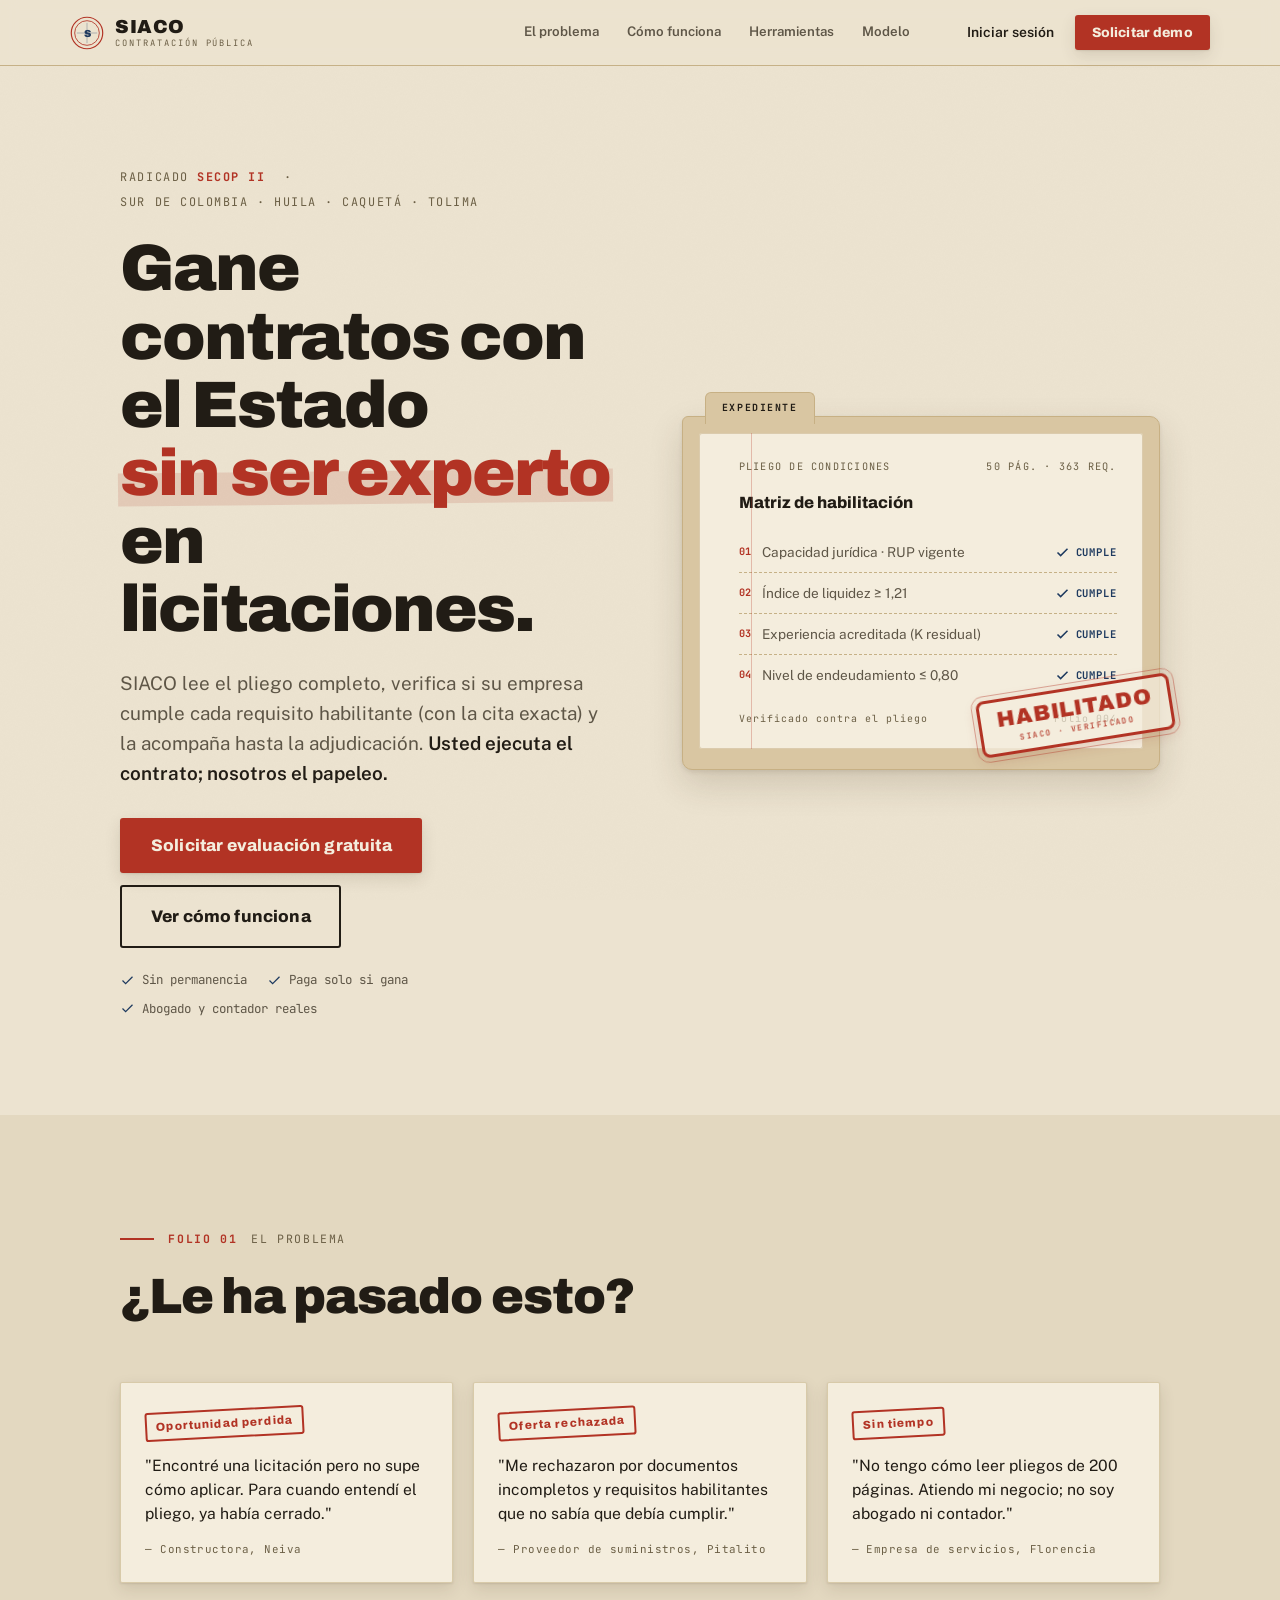
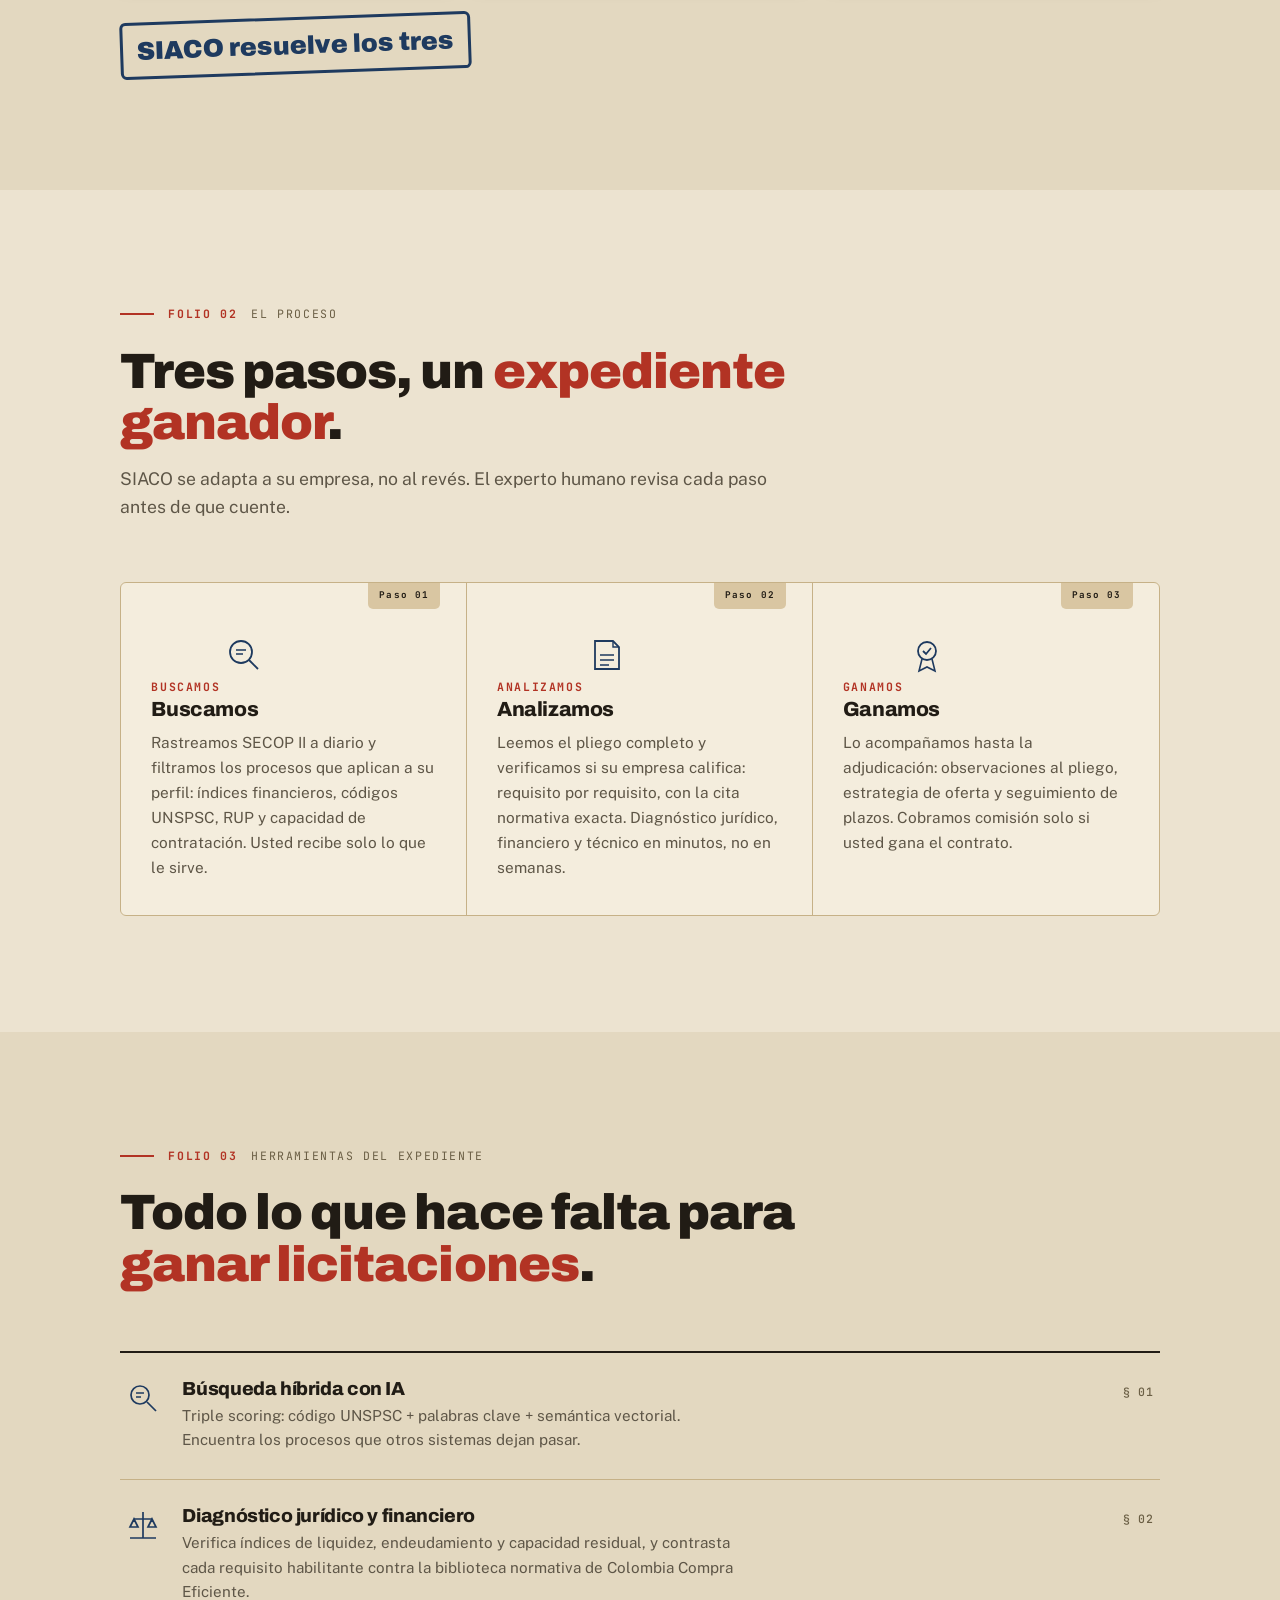
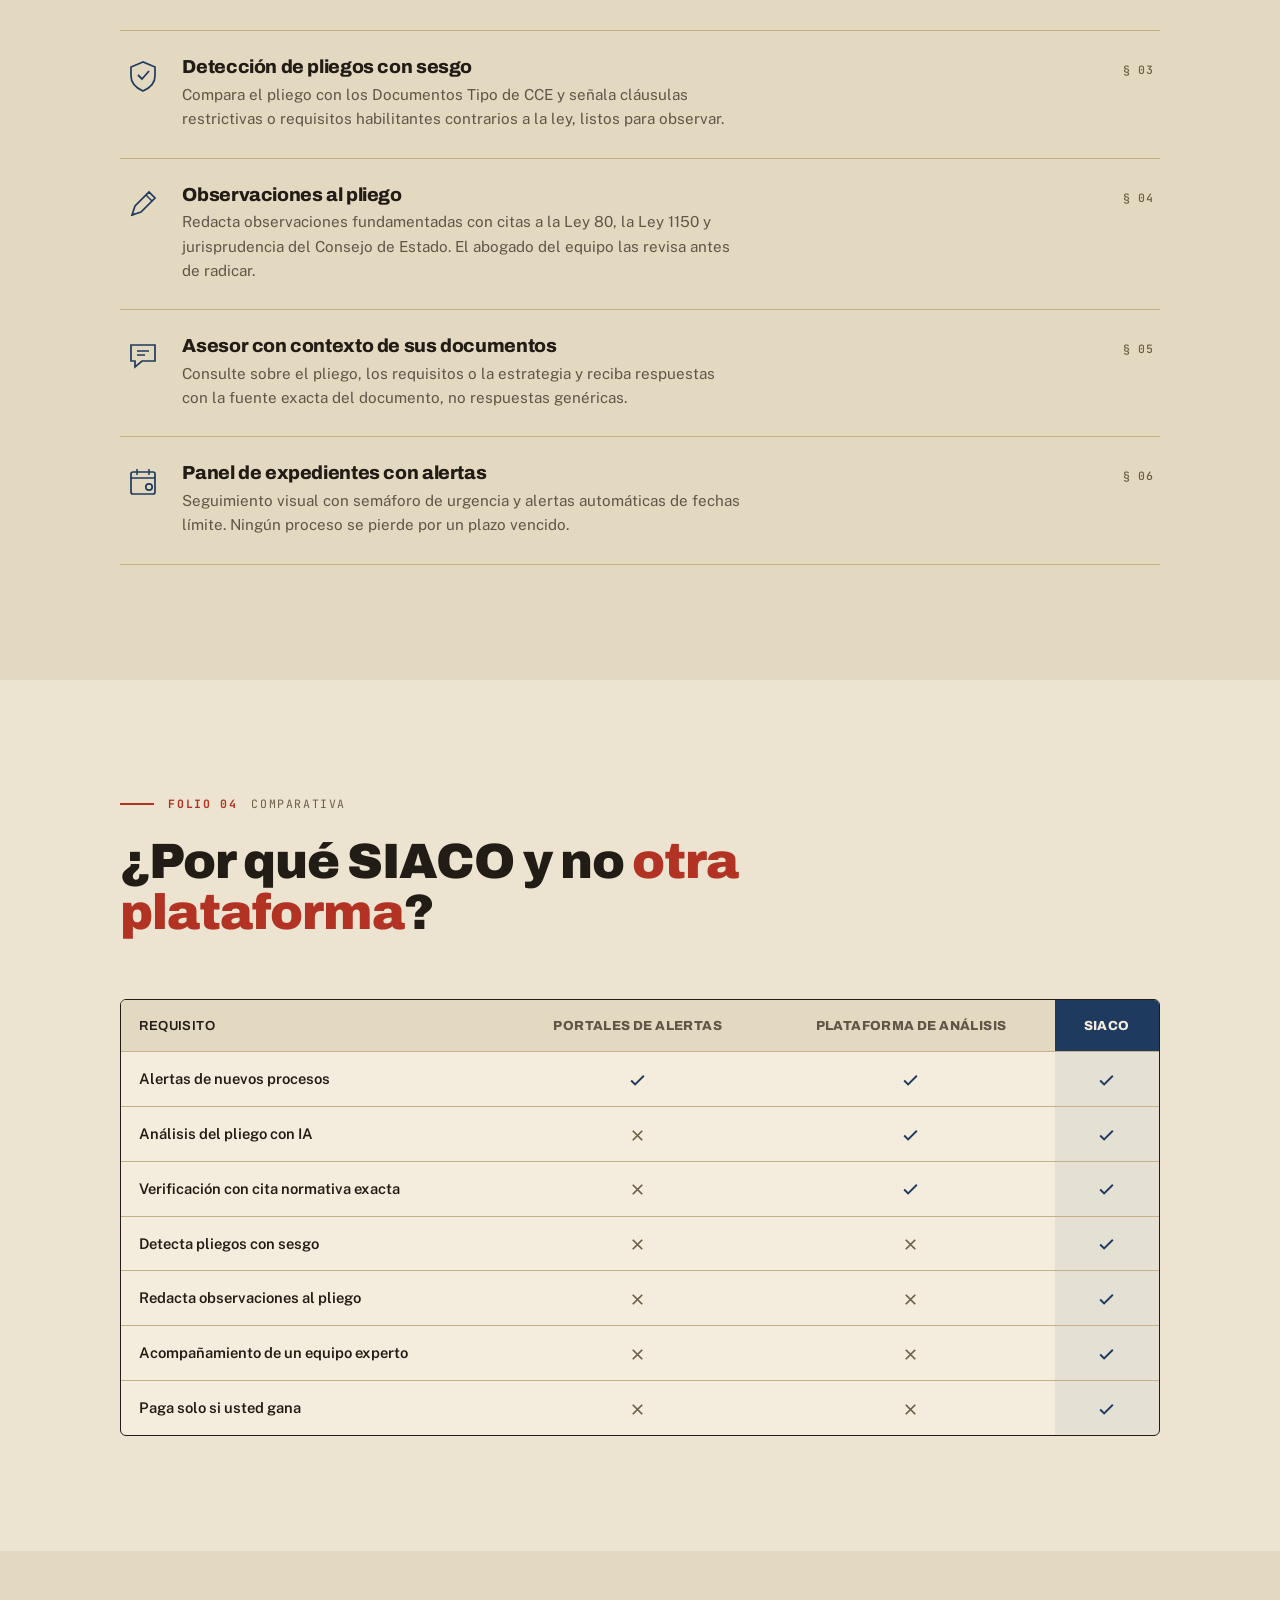
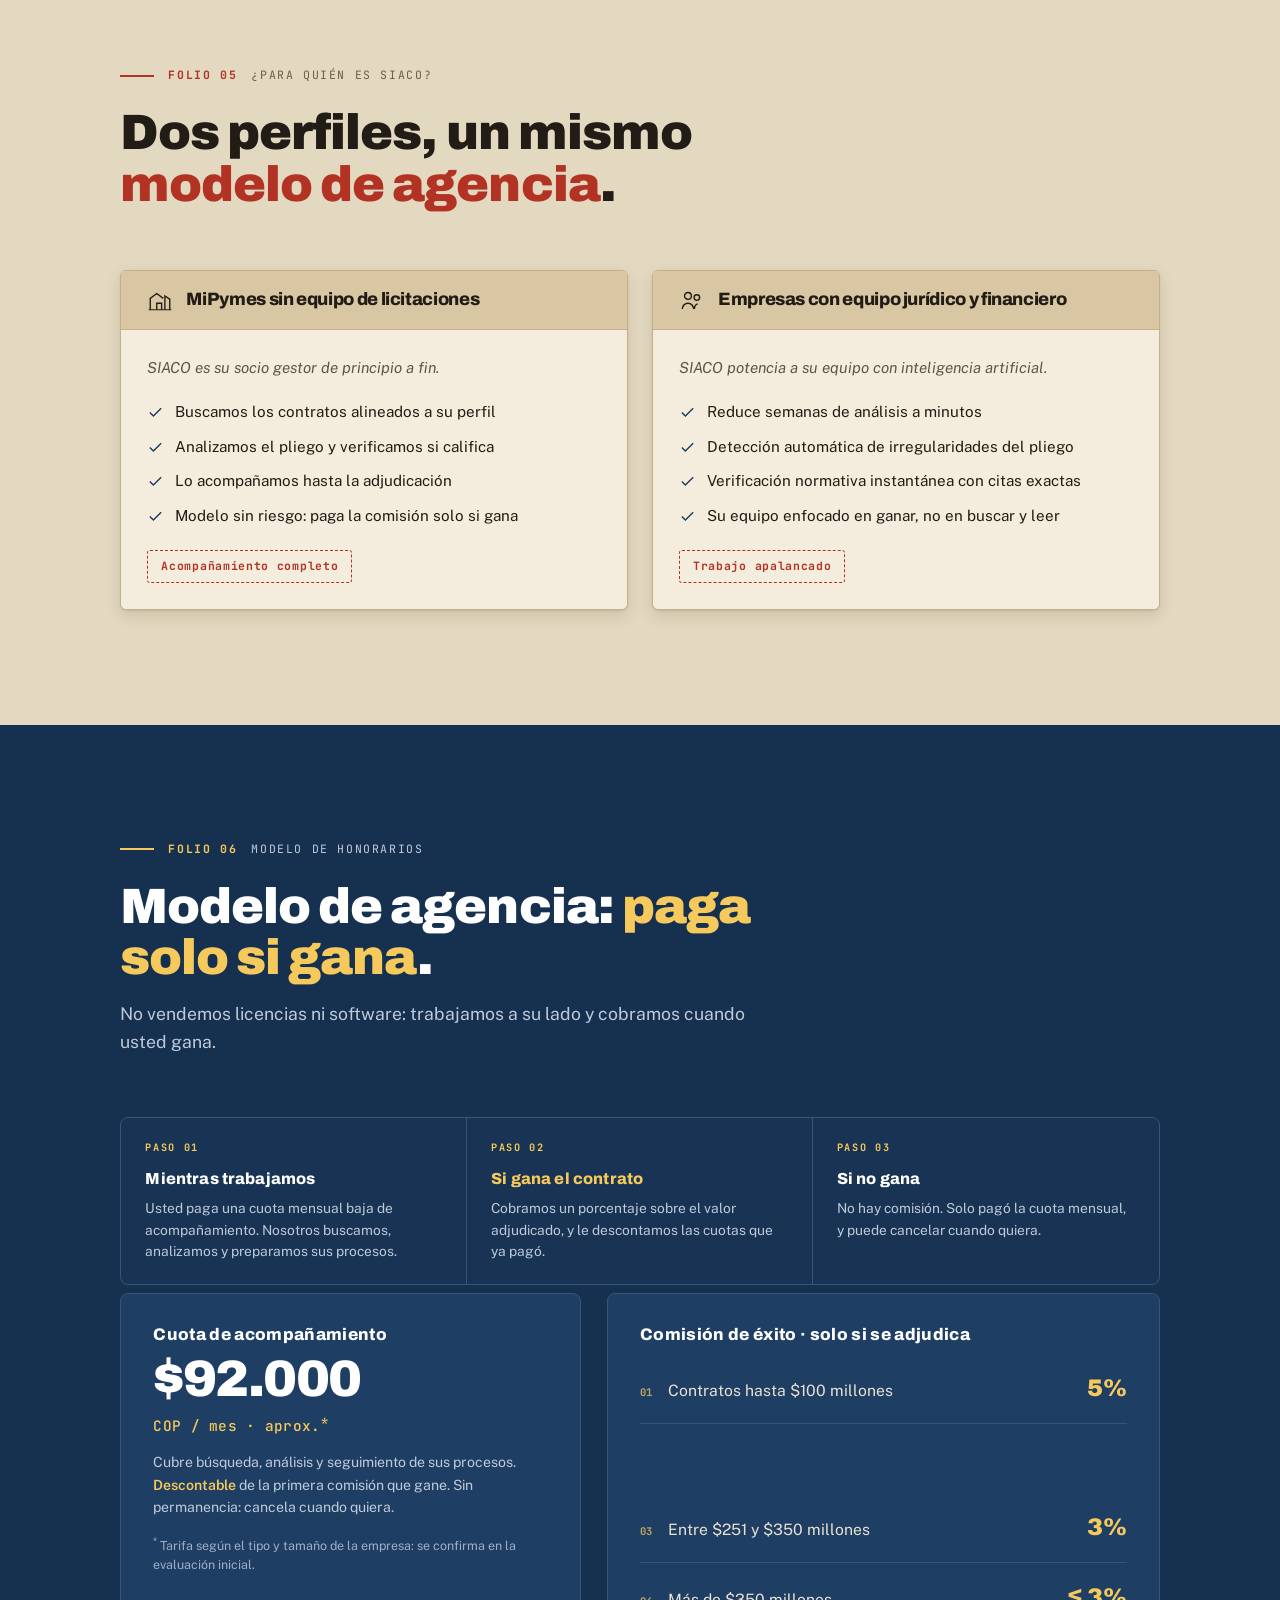
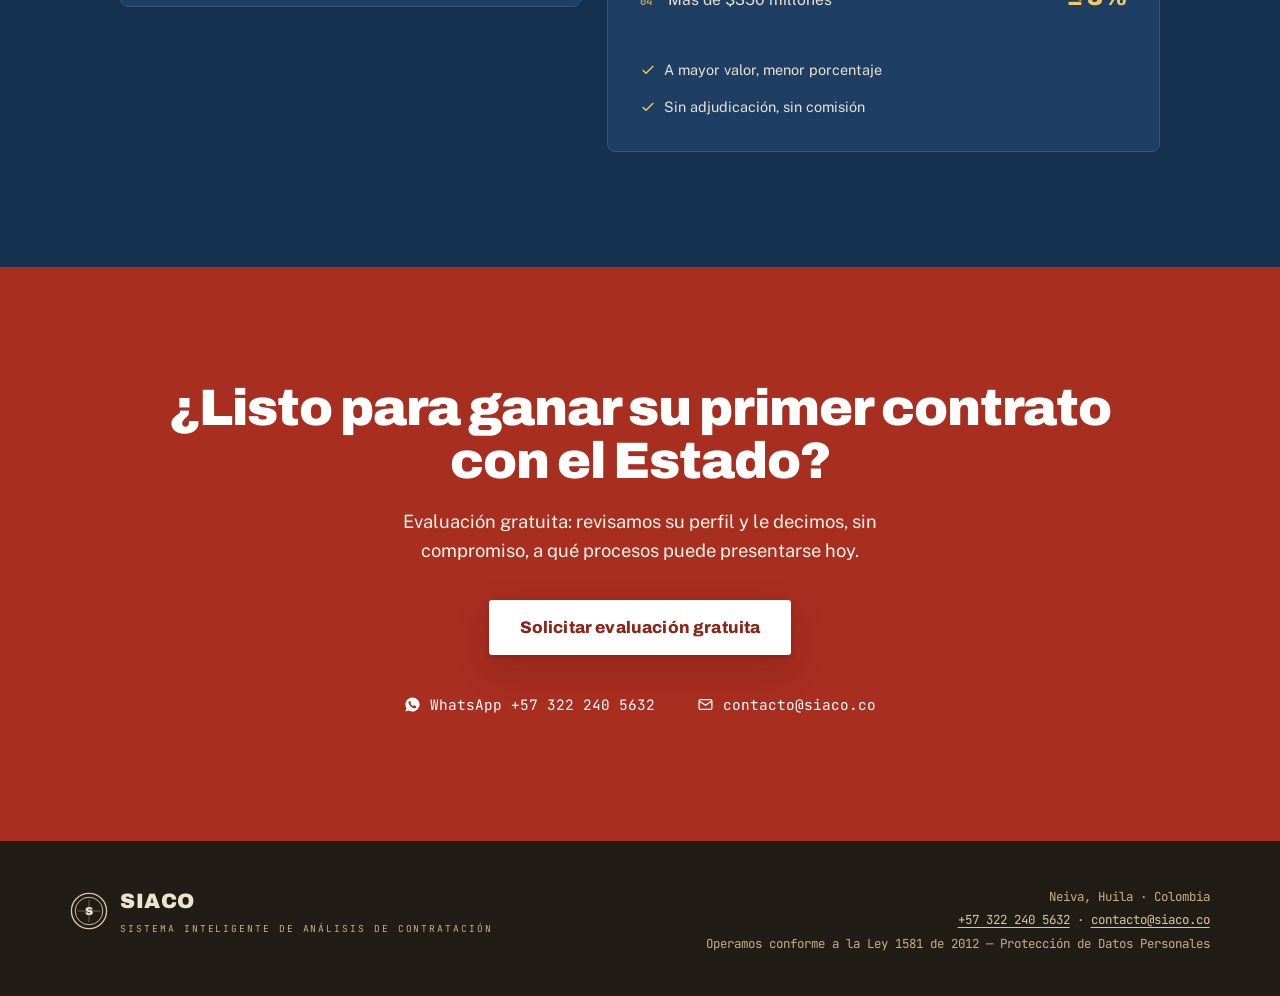
<file: static/landing.html>
<!DOCTYPE html>
<html lang="es">
<head>
  <meta charset="UTF-8">
  <meta name="viewport" content="width=device-width, initial-scale=1.0">
  <title>SIACO — Gane contratos con el Estado sin ser experto en licitaciones</title>
  <meta name="description" content="SIACO lee el pliego completo, verifica si su empresa cumple los requisitos habilitantes y la acompaña hasta ganar el contrato público. Modelo de agencia: paga solo si gana.">
  <link rel="preconnect" href="https://fonts.googleapis.com">
  <link rel="preconnect" href="https://fonts.gstatic.com" crossorigin>
  <link href="https://fonts.googleapis.com/css2?family=Archivo:wght@500;600;700;800;900&family=Public+Sans:ital,wght@0,400;0,500;0,600;0,700;1,400&family=JetBrains+Mono:wght@400;500;700&display=swap" rel="stylesheet">
  <style>
    /* ════════════════════════════════════════════════════════════
       SIACO · Landing — mundo "Expediente Habilitado"
       ════════════════════════════════════════════════════════════ */
    *,*::before,*::after{box-sizing:border-box;margin:0;padding:0}

    :root{
      --paper:#ECE3D0;        /* fondo manila */
      --paper-hi:#F4EDDD;     /* paneles claros */
      --paper-lo:#E3D8C0;     /* fondo hundido */
      --kraft:#D9C6A2;        /* pestañas kraft */
      --kraft-deep:#C7B084;
      --ink:#211C15;          /* tinta principal */
      --ink-2:#5E5647;        /* tinta secundaria (matizada, no gris) */
      --ink-3:#6B5F45;        /* tinta terciaria (contraste AA sobre papel) */
      --red:#B23324;          /* rojo de foliación / sello */
      --red-deep:#8C2519;
      --navy:#1E3A5F;         /* sello oficial azul */
      --navy-2:#2E547E;
      --navy-deep:#16304F;    /* campo del bloque Modelo */
      --navy-panel:#1F3E64;   /* paneles solidos sobre el campo azul */
      --navy-edge:#33567F;    /* borde/regla sobre azul */
      --on-navy:#E9E2D3;      /* texto sobre azul */
      --on-navy-2:#BFCBDA;    /* texto secundario sobre azul */
      --accent-gold:#F5C95C;  /* acento dorado sobre azul */
      --red-field:#A82E20;    /* campo del bloque de cierre */
      --on-red:#FBF3E4;       /* texto secundario sobre rojo */
      --gold:#9C7A2E;         /* sello embozado */
      --line:#C6B187;         /* líneas regladas */
      --line-soft:#D8CAA9;
      --focus:#1E3A5F;
      --shadow: 0 2px 4px rgba(60,44,20,.10), 0 14px 34px rgba(60,44,20,.16);
      --shadow-sm: 0 1px 2px rgba(60,44,20,.10), 0 6px 16px rgba(60,44,20,.12);
      --sans:'Public Sans',system-ui,sans-serif;
      --disp:'Archivo',system-ui,sans-serif;
      --mono:'JetBrains Mono',ui-monospace,monospace;
      --edge:clamp(18px,5.5vw,84px);
      --maxw:1180px;
    }

    /* grano de papel */
    html{scroll-behavior:smooth}
    body{
      background:var(--paper);
      color:var(--ink);
      font-family:var(--sans);
      line-height:1.62;
      -webkit-font-smoothing:antialiased;
      overflow-x:hidden;
      position:relative;
    }
    body::before{
      content:"";position:fixed;inset:0;z-index:0;pointer-events:none;opacity:.55;
      background-image:url("data:image/svg+xml,%3Csvg xmlns='http://www.w3.org/2000/svg' width='200' height='200'%3E%3Cfilter id='n'%3E%3CfeTurbulence type='fractalNoise' baseFrequency='0.9' numOctaves='2' stitchTiles='stitch'/%3E%3CfeColorMatrix type='saturate' values='0'/%3E%3C/filter%3E%3Crect width='100%25' height='100%25' filter='url(%23n)' opacity='0.045'/%3E%3C/svg%3E");
      mix-blend-mode:multiply;
    }
    ::selection{background:var(--red);color:var(--paper-hi)}
    :focus-visible{outline:2.5px solid var(--focus);outline-offset:3px;border-radius:2px}

    /* scrollbar */
    *{scrollbar-width:thin;scrollbar-color:var(--kraft-deep) transparent}
    *::-webkit-scrollbar{width:11px;height:11px}
    *::-webkit-scrollbar-thumb{background:var(--kraft-deep);border:3px solid var(--paper);border-radius:20px}

    /* ── tipografía base ─────────────────────────────── */
    h1,h2,h3{font-family:var(--disp);letter-spacing:-.02em;line-height:1.04;color:var(--ink)}
    .mono{font-family:var(--mono)}
    a{color:var(--navy);text-underline-offset:3px;text-decoration-thickness:1px}

    /* ── etiqueta de expediente (sello mono) ─────────── */
    .ref{
      font-family:var(--mono);font-size:.72rem;font-weight:500;
      letter-spacing:.14em;text-transform:uppercase;color:var(--ink-3);
      display:inline-flex;gap:.6ch;align-items:baseline;
    }
    .ref b{color:var(--red);font-weight:700}

    /* ── botones tipo sello ──────────────────────────── */
    .btn{
      display:inline-flex;align-items:center;gap:.6ch;
      font-family:var(--disp);font-weight:800;font-size:.95rem;
      letter-spacing:.01em;cursor:pointer;text-decoration:none;
      padding:.85em 1.5em;border-radius:3px;border:2px solid transparent;
      transition:transform .14s cubic-bezier(.2,.8,.2,1),background .18s,box-shadow .18s,color .18s;
    }
    .btn:active{transform:translateY(1px) scale(.985)}
    /* el botón principal se "entinta" desde el borde al pasar el cursor */
    .btn-primary{position:relative;overflow:hidden;isolation:isolate}
    .btn-primary::after{content:"";position:absolute;inset:0;z-index:-1;background:var(--red-deep);transform:scaleX(0);transform-origin:left;transition:transform .34s cubic-bezier(.16,1,.3,1)}
    .btn-primary:hover::after{transform:scaleX(1)}
    .btn-primary{background:var(--red);color:var(--paper-hi);box-shadow:var(--shadow-sm)}
    .btn-primary:hover{background:var(--red-deep);transform:translateY(-2px);box-shadow:var(--shadow)}
    .btn-solid{background:var(--navy);color:var(--paper-hi);box-shadow:var(--shadow-sm)}
    .btn-solid:hover{background:var(--navy-2);transform:translateY(-2px);box-shadow:var(--shadow)}
    .btn-ghost{background:transparent;color:var(--ink);border-color:var(--ink);}
    .btn-ghost:hover{background:var(--ink);color:var(--paper-hi)}
    .btn-lg{font-size:1.05rem;padding:.95em 1.7em}

    /* ── navbar / cabecera del expediente ────────────── */
    .nav{
      position:fixed;top:0;left:0;right:0;z-index:200;
      display:flex;align-items:center;justify-content:space-between;
      gap:24px;height:66px;padding:0 var(--edge);
      background:color-mix(in srgb,var(--paper) 88%,transparent);
      backdrop-filter:blur(8px);
      border-bottom:1.5px solid var(--line);
      transition:box-shadow .25s,border-color .25s;
    }
    .nav.scrolled{box-shadow:0 6px 20px rgba(60,44,20,.10);border-color:var(--kraft-deep)}
    .nav-progress{position:absolute;left:0;bottom:-1.5px;height:2px;width:100%;background:var(--red);transform:scaleX(0);transform-origin:left;will-change:transform;z-index:1}
    .brand{display:flex;align-items:center;gap:11px;text-decoration:none;color:var(--ink)}
    .brand .seal{width:34px;height:34px;flex:none}
    .brand .bt{display:flex;flex-direction:column;line-height:1}
    .brand .bt strong{font-family:var(--disp);font-weight:900;font-size:1.18rem;letter-spacing:.02em}
    .brand .bt span{font-family:var(--mono);font-size:.55rem;letter-spacing:.22em;color:var(--ink-3);text-transform:uppercase;margin-top:2px}
    .nav-tabs{display:flex;gap:2px;margin-left:auto;margin-right:8px}
    .nav-tabs a{
      font-family:var(--sans);font-size:.83rem;font-weight:600;color:var(--ink-2);
      text-decoration:none;padding:7px 13px;border-radius:3px 3px 0 0;transition:color .16s,background .16s;
      border-bottom:2px solid transparent;
    }
    .nav-tabs a:hover{color:var(--ink);background:var(--paper-lo);border-bottom-color:var(--kraft-deep)}
    .nav-cta{display:flex;gap:9px;align-items:center}
    .nav-login{font-family:var(--sans);font-weight:600;font-size:.87rem;color:var(--ink);text-decoration:none;padding:8px 12px;border-radius:3px}
    .nav-login:hover{background:var(--paper-lo)}
    .nav .btn{padding:.6em 1.1em;font-size:.85rem}
    @media(max-width:900px){.nav-tabs{display:none}}
    @media(max-width:560px){.nav-login{display:none}}

    /* ── layout ──────────────────────────────────────── */
    main{position:relative;z-index:1}
    .wrap{max-width:var(--maxw);margin:0 auto;padding:0 var(--edge)}
    section{padding:clamp(64px,9vw,120px) 0;position:relative}
    .sec-head{max-width:680px;margin-bottom:clamp(38px,5vw,60px)}
    .sec-title{font-size:clamp(1.9rem,4.3vw,3.1rem);font-weight:900}
    .sec-title em{font-style:normal;color:var(--red)}
    .sec-lead{font-size:1.1rem;color:var(--ink-2);margin-top:16px;max-width:60ch}

    /* divisor de folio (numeración legítima del expediente) */
    .foliobar{
      display:flex;align-items:center;gap:14px;
      font-family:var(--mono);font-size:.72rem;letter-spacing:.14em;
      text-transform:uppercase;color:var(--ink-3);margin-bottom:22px;
    }
    .foliobar::before{content:"";width:34px;height:0;border-top:2px solid var(--red)}
    .foliobar .fno{color:var(--red);font-weight:700}

    /* ══════════════ HERO ══════════════ */
    #hero{padding-top:clamp(112px,14vw,168px);padding-bottom:clamp(56px,8vw,96px)}
    .hero-grid{
      display:grid;grid-template-columns:1.02fr .98fr;gap:clamp(36px,5vw,72px);align-items:center;
    }
    .hero-meta{font-family:var(--mono);font-size:.74rem;letter-spacing:.13em;text-transform:uppercase;color:var(--ink-3);margin-bottom:22px;display:flex;flex-wrap:wrap;gap:6px 18px}
    .hero-meta b{color:var(--red);font-weight:700}
    .hero-h1{font-size:clamp(2.5rem,5.4vw,4.1rem);font-weight:900;letter-spacing:-.03em}
    .hero-h1 em{font-style:normal;color:var(--red);position:relative;white-space:nowrap}
    .hero-h1 em::after{content:"";position:absolute;left:-.04em;right:-.04em;bottom:.08em;height:.5em;background:rgba(178,51,36,.14);z-index:-1;transform:rotate(-.6deg)}
    .hero-p{font-size:1.18rem;color:var(--ink-2);margin:24px 0 18px;max-width:46ch;line-height:1.6}
    .hero-p b{color:var(--ink);font-weight:600}
    .hero-btns{display:flex;gap:12px;flex-wrap:wrap;margin:30px 0 22px}
    .hero-trust{display:flex;flex-wrap:wrap;gap:8px 20px;font-family:var(--mono);font-size:.78rem;color:var(--ink-2)}
    .hero-trust span{display:inline-flex;align-items:center;gap:7px}
    .hero-trust svg{width:15px;height:15px;color:var(--navy);flex:none}

    /* ── carátula / dossier del hero ── */
    .dossier{position:relative;perspective:1400px}
    .dossier-folder{
      position:relative;background:var(--kraft);border-radius:6px 10px 10px 10px;
      box-shadow:var(--shadow);padding:16px 16px 20px;
      border:1px solid var(--kraft-deep);
      transition:transform .5s cubic-bezier(.16,1,.3,1),box-shadow .5s ease;
      transform-style:preserve-3d;
    }
    .dossier:hover .dossier-folder{box-shadow:0 6px 12px rgba(60,44,20,.12), 0 28px 60px rgba(60,44,20,.22)}
    .mrow{transition:background .2s ease}
    .mrow:hover{background:rgba(30,58,95,.05)}
    .dossier-folder::before{ /* pestaña kraft */
      content:"EXPEDIENTE";position:absolute;top:-25px;left:22px;
      background:var(--kraft);color:var(--ink);font-family:var(--mono);font-size:.62rem;
      font-weight:700;letter-spacing:.16em;padding:7px 16px 8px;border-radius:6px 6px 0 0;
      border:1px solid var(--kraft-deep);border-bottom:none;
    }
    .doc{
      background:var(--paper-hi);border-radius:3px;padding:26px 26px 22px;position:relative;overflow:hidden;
      box-shadow:inset 0 0 0 1px rgba(198,177,135,.55);
    }
    .doc::after{ /* margen reglado izquierdo */
      content:"";position:absolute;left:52px;top:0;bottom:0;width:1px;background:rgba(178,51,36,.28);
    }
    .doc-head{display:flex;justify-content:space-between;align-items:flex-start;margin-bottom:14px;padding-left:14px}
    .doc-head .t{font-family:var(--mono);font-size:.64rem;letter-spacing:.12em;color:var(--ink-3);text-transform:uppercase}
    .doc-title{font-family:var(--disp);font-weight:800;font-size:1.02rem;padding-left:14px;margin-bottom:16px;color:var(--ink)}
    /* filas de la matriz de habilitación */
    .matrix{padding-left:14px;display:flex;flex-direction:column;gap:0}
    .mrow{display:grid;grid-template-columns:1fr auto;gap:10px;align-items:center;padding:9px 0;border-bottom:1px dashed var(--line)}
    .mrow:last-child{border-bottom:none}
    .mrow .mk{font-size:.85rem;color:var(--ink-2);display:flex;align-items:center;gap:9px}
    .mrow .mk .fol{font-family:var(--mono);font-size:.64rem;color:var(--red);font-weight:700;min-width:2.4ch}
    .tick{display:inline-flex;align-items:center;gap:6px;font-family:var(--mono);font-size:.66rem;font-weight:700;letter-spacing:.08em;color:var(--navy);text-transform:uppercase}
    .tick svg{width:15px;height:15px}
    .mrow.pending .tick{color:var(--ink-3)}
    .doc-foot{padding-left:14px;margin-top:16px;display:flex;justify-content:space-between;align-items:center;font-family:var(--mono);font-size:.62rem;color:var(--ink-3);letter-spacing:.1em}

    /* sello HABILITADO */
    .stamp{
      position:absolute;right:-14px;bottom:26px;z-index:3;
      font-family:var(--disp);font-weight:900;color:var(--red);
      border:3.5px solid var(--red);border-radius:8px;padding:8px 16px 9px;
      letter-spacing:.04em;font-size:1.35rem;line-height:1;transform:rotate(-9deg);
      background:color-mix(in srgb,var(--paper-hi) 70%,transparent);
      box-shadow:0 4px 14px rgba(140,37,25,.18);
      text-align:center;cursor:pointer;user-select:none;
      transition:transform .2s cubic-bezier(.16,1,.3,1);
    }
    .stamp:hover{transform:rotate(-9deg) scale(1.04)}
    .stamp small{display:block;font-family:var(--mono);font-size:.5rem;font-weight:700;letter-spacing:.18em;margin-top:4px;opacity:.85}
    .stamp .ring{position:absolute;inset:-8px;border:1.5px solid rgba(178,51,36,.4);border-radius:12px}

    @media(max-width:880px){
      .hero-grid{grid-template-columns:1fr;gap:48px}
      .dossier{max-width:460px;margin:0 auto}
    }

    /* ══════════════ PROBLEMA ══════════════ */
    #problema{background:var(--paper-lo)}
    .slips{display:grid;grid-template-columns:repeat(3,1fr);gap:20px;margin-top:8px}
    .slip{
      background:var(--paper-hi);padding:26px 24px 24px;border-radius:2px;position:relative;
      box-shadow:var(--shadow-sm);border:1px solid var(--line-soft);
    }
    .slip .rej{
      display:inline-block;font-family:var(--disp);font-weight:800;font-size:.72rem;letter-spacing:.1em;
      color:var(--red);border:2px solid var(--red);border-radius:3px;padding:3px 9px;transform:rotate(-3deg);
      margin-bottom:16px;
    }
    .slip p{font-size:.98rem;color:var(--ink);line-height:1.55}
    .slip .who{font-family:var(--mono);font-size:.68rem;color:var(--ink-3);margin-top:14px;letter-spacing:.04em}
    .slip{transition:transform .22s cubic-bezier(.16,1,.3,1),box-shadow .22s ease}
    .slip:hover{transform:translateY(-4px) rotate(-.5deg);box-shadow:var(--shadow)}
    .profile{transition:transform .22s cubic-bezier(.16,1,.3,1),box-shadow .22s ease}
    .profile:hover{transform:translateY(-3px);box-shadow:var(--shadow)}
    .problem-verdict{
      margin-top:34px;display:flex;align-items:center;gap:16px;flex-wrap:wrap;
      font-family:var(--disp);font-weight:900;font-size:clamp(1.4rem,3vw,2rem);color:var(--ink);
    }
    .problem-verdict .bigstamp{color:var(--navy);border:3px solid var(--navy);border-radius:6px;padding:5px 14px;transform:rotate(-2deg);font-size:clamp(1.1rem,2.4vw,1.6rem)}
    @media(max-width:760px){.slips{grid-template-columns:1fr}}

    /* ══════════════ CÓMO FUNCIONA ══════════════ */
    .steps{display:grid;grid-template-columns:repeat(3,1fr);gap:0;margin-top:8px;border:1.5px solid var(--line);border-radius:6px;overflow:hidden;background:var(--paper-hi)}
    .step{padding:34px 30px 36px;border-right:1.5px solid var(--line);position:relative}
    .step:last-child{border-right:none}
    .step .fol{font-family:var(--mono);font-size:.72rem;font-weight:700;letter-spacing:.14em;color:var(--red)}
    .step .ic{width:40px;height:40px;color:var(--navy);margin:18px 0 16px}
    .step h3{font-size:1.28rem;font-weight:800;margin-bottom:10px}
    .step p{font-size:.96rem;color:var(--ink-2);line-height:1.62}
    .step .tab{position:absolute;top:0;right:26px;background:var(--kraft);color:var(--ink);font-family:var(--mono);font-size:.58rem;font-weight:700;letter-spacing:.12em;padding:5px 11px 6px;border-radius:0 0 5px 5px;transition:transform .2s ease}
    .step{transition:background .22s ease}
    .step:hover{background:var(--paper-lo)}
    .step:hover .ic{color:var(--red)}
    .step:hover .tab{transform:translateY(3px)}
    .step .ic{transition:color .2s ease}
    @media(max-width:760px){.steps{grid-template-columns:1fr}.step{border-right:none;border-bottom:1.5px solid var(--line)}.step:last-child{border-bottom:none}}

    /* ══════════════ FUNCIONALIDADES ══════════════ */
    #funciones{background:var(--paper-lo)}
    .index{border-top:2px solid var(--ink);margin-top:8px}
    .irow{
      display:grid;grid-template-columns:auto 1fr auto;gap:22px;align-items:start;
      padding:26px 6px;border-bottom:1px solid var(--line);transition:background .18s ease;
    }
    .irow{position:relative;transition:background .18s ease}
    .irow::before{content:"";position:absolute;left:0;top:0;bottom:0;width:3px;background:var(--red);transform:scaleX(0);transform-origin:left;transition:transform .24s cubic-bezier(.16,1,.3,1)}
    .irow:hover{background:var(--paper-hi)}
    .irow:hover::before{transform:scaleX(1)}
    .irow:hover .ibody{transform:translateX(9px)}
    .irow .ibody{transition:transform .24s cubic-bezier(.16,1,.3,1)}
    .irow:hover .ic{color:var(--red);transform:translateX(5px) scale(1.06)}
    .irow .ic{transition:color .22s ease,transform .24s cubic-bezier(.16,1,.3,1)}
    .irow:hover .fol{color:var(--red)}
    .irow .fol{transition:color .22s ease}
    .irow .ic{width:34px;height:34px;color:var(--navy);margin-top:2px}
    .irow .ibody h3{font-size:1.18rem;font-weight:800;margin-bottom:6px}
    .irow .ibody p{font-size:.95rem;color:var(--ink-2);max-width:62ch;line-height:1.6}
    .irow .fol{font-family:var(--mono);font-size:.72rem;color:var(--ink-3);font-weight:500;padding-top:4px;letter-spacing:.06em}
    @media(max-width:640px){.irow{grid-template-columns:auto 1fr;gap:16px}.irow .fol{display:none}}

    /* ══════════════ COMPARATIVA (matriz) ══════════════ */
    .matrix-wrap{overflow-x:auto;margin-top:8px;border:1.5px solid var(--ink);border-radius:6px;background:var(--paper-hi)}
    table.cmp{width:100%;border-collapse:collapse;min-width:620px}
    table.cmp th,table.cmp td{padding:15px 18px;text-align:center;border-bottom:1px solid var(--line);font-size:.92rem}
    table.cmp thead th{font-family:var(--disp);font-weight:800;font-size:.82rem;letter-spacing:.03em;background:var(--paper-lo);text-transform:uppercase;color:var(--ink-2)}
    table.cmp th:first-child,table.cmp td:first-child{text-align:left;font-weight:600;color:var(--ink)}
    table.cmp thead th.siaco{color:var(--paper-hi);background:var(--navy)}
    table.cmp td.siaco{background:rgba(30,58,95,.07)}
    table.cmp tbody tr:last-child td{border-bottom:none}
    table.cmp tbody tr:hover td{background:var(--paper-lo)}
    table.cmp tbody tr:hover td.siaco{background:rgba(30,58,95,.12)}
    .yes{color:var(--navy)}.no{color:var(--ink-3)}
    .cmp-ico{width:19px;height:19px;vertical-align:middle}

    /* ══════════════ PARA QUIÉN ══════════════ */
    #para-quien{background:var(--paper-lo)}
    .profiles{display:grid;grid-template-columns:1fr 1fr;gap:24px;margin-top:8px}
    .profile{background:var(--paper-hi);border:1.5px solid var(--line);border-radius:6px;padding:0;overflow:hidden;box-shadow:var(--shadow-sm)}
    .profile .ptab{background:var(--kraft);padding:16px 26px;display:flex;align-items:center;gap:13px;border-bottom:1.5px solid var(--kraft-deep)}
    .profile .ptab svg{width:26px;height:26px;color:var(--ink);flex:none}
    .profile .ptab h3{font-size:1.12rem;font-weight:800;line-height:1.2}
    .profile .pbody{padding:26px}
    .profile .psub{font-size:.95rem;color:var(--ink-2);margin-bottom:20px;font-style:italic}
    .profile ul{list-style:none;display:flex;flex-direction:column;gap:12px}
    .profile li{display:flex;gap:11px;font-size:.95rem;color:var(--ink);align-items:flex-start;line-height:1.5}
    .profile li svg{width:17px;height:17px;color:var(--navy);flex:none;margin-top:3px}
    .profile .tag{display:inline-block;margin-top:22px;font-family:var(--mono);font-size:.72rem;font-weight:700;letter-spacing:.06em;color:var(--red);border:1.5px dashed var(--red);padding:6px 13px;border-radius:3px}
    @media(max-width:760px){.profiles{grid-template-columns:1fr}}

    /* ══════════════ MODELO / HONORARIOS — campo azul ══════════════ */
    #modelo{background:var(--navy-deep);color:var(--paper-hi);position:relative}
    #modelo .wrap{position:relative}
    #modelo .sec-title{color:#FFFFFF}
    #modelo .sec-title em{color:var(--accent-gold)}
    #modelo .sec-lead{color:var(--on-navy-2)}
    #modelo .foliobar{color:var(--on-navy-2)}
    #modelo .foliobar .fno{color:var(--accent-gold)}
    #modelo .foliobar::before{border-color:var(--accent-gold)}
    .fee-grid{display:grid;grid-template-columns:1fr 1.2fr;gap:26px;margin-top:8px;align-items:start}
    .fee-card{background:var(--navy-panel);border:1px solid var(--navy-edge);border-radius:8px;padding:32px}
    .fee-card h3{color:#FFFFFF;font-size:1.05rem;font-weight:800;letter-spacing:.02em;margin-bottom:10px}
    .fee-num{font-family:var(--disp);font-weight:900;font-size:clamp(2.2rem,5vw,3.2rem);color:#FFFFFF;letter-spacing:-.03em;line-height:1;font-variant-numeric:tabular-nums}
    .fee-num small{font-family:var(--mono);font-size:.9rem;font-weight:500;color:var(--accent-gold);letter-spacing:.02em;display:block;margin-top:10px}
    .fee-note{font-size:.88rem;color:var(--on-navy-2);margin-top:18px;line-height:1.6}
    .fee-note b{color:var(--accent-gold);font-weight:600}
    .fee-fine{font-size:.78rem;color:var(--on-navy-2);opacity:.8;margin-top:14px;line-height:1.55}
    .tiers{margin-top:2px}
    .tier{display:grid;grid-template-columns:auto 1fr auto;gap:14px;align-items:baseline;padding:15px 0;border-bottom:1px solid var(--navy-edge)}
    .tier:last-child{border-bottom:none}
    .tier .tfol{font-family:var(--mono);font-size:.66rem;font-weight:700;color:var(--accent-gold);min-width:2.4ch;opacity:.75}
    .tier:hover .tl{transform:translateX(8px)}
    .tier:hover .tp{color:#FFD97A}
    .tier .tl{color:var(--on-navy);font-size:.98rem;transition:transform .22s cubic-bezier(.16,1,.3,1)}
    .tier .tp{font-family:var(--disp);font-weight:900;font-size:1.5rem;color:var(--accent-gold);font-variant-numeric:tabular-nums;transition:color .2s ease}
    .fee-cap{margin-top:26px;display:flex;gap:14px 22px;flex-wrap:wrap;align-items:center}
    .fee-perk{display:inline-flex;align-items:center;gap:8px;font-size:.9rem;color:var(--on-navy)}
    .fee-perk svg{width:16px;height:16px;color:var(--accent-gold);flex:none}
    /* tira "cómo se cobra": el modelo de negocio en tres tiempos */
    .howpay{
      display:grid;grid-template-columns:repeat(3,1fr);gap:0;margin:30px 0 4px;
      border:1px solid var(--navy-edge);border-radius:8px;overflow:hidden;background:rgba(30,58,95,.35);
    }
    .howpay-step{padding:22px 24px;border-right:1px solid var(--navy-edge);position:relative}
    .howpay-step:last-child{border-right:none}
    .howpay-step .hn{
      font-family:var(--mono);font-size:.64rem;font-weight:700;letter-spacing:.16em;
      color:var(--accent-gold);display:block;margin-bottom:10px;
    }
    .howpay-step h4{font-family:var(--disp);font-weight:800;font-size:1rem;color:#FFFFFF;margin-bottom:6px;letter-spacing:.01em}
    .howpay-step p{font-size:.86rem;color:var(--on-navy-2);line-height:1.55}
    .howpay-step.win h4{color:var(--accent-gold)}
    @media(max-width:820px){
      .howpay{grid-template-columns:1fr}
      .howpay-step{border-right:none;border-bottom:1px solid var(--navy-edge)}
      .howpay-step:last-child{border-bottom:none}
    }
    @media(max-width:820px){.fee-grid{grid-template-columns:1fr}}

    /* ══════════════ CTA FINAL ══════════════ */
    #cierre{background:var(--red-field);color:#FFFFFF;text-align:center}
    #cierre .sec-title{color:#FFFFFF;font-size:clamp(2rem,4.6vw,3.2rem)}
    #cierre .lead{color:var(--on-red);font-size:1.15rem;max-width:52ch;margin:18px auto 34px}
    #cierre .btn-cierre{background:#FFFFFF;color:var(--red-deep);box-shadow:0 2px 4px rgba(80,18,12,.18),0 14px 34px rgba(80,18,12,.24)}
    #cierre .btn-cierre:hover{background:var(--paper-hi);transform:translateY(-3px)}
    .cierre-contacts{display:flex;justify-content:center;gap:14px 30px;flex-wrap:wrap;margin-top:30px}
    .cierre-contacts a{color:#FFFFFF;text-decoration:none;font-family:var(--mono);font-size:.9rem;display:inline-flex;align-items:center;gap:9px;padding:8px 6px;border-bottom:1.5px solid transparent;transition:border-color .18s ease}
    .cierre-contacts a svg{transition:transform .22s cubic-bezier(.16,1,.3,1)}
    .cierre-contacts a:hover{border-color:#FFFFFF}
    .cierre-contacts a:hover svg{transform:translateX(-3px) scale(1.08)}
    .cierre-contacts svg{width:17px;height:17px}

    /* ══════════════ FOOTER ══════════════ */
    footer{background:var(--ink);color:var(--kraft);padding:44px var(--edge) 40px}
    .foot-in{max-width:var(--maxw);margin:0 auto;display:flex;flex-wrap:wrap;gap:24px 40px;align-items:flex-start;justify-content:space-between}
    .foot-brand{display:flex;align-items:center;gap:12px}
    .foot-brand .seal{width:38px;height:38px}
    .foot-brand strong{font-family:var(--disp);font-weight:900;font-size:1.3rem;color:var(--paper);letter-spacing:.02em}
    .foot-brand span{font-family:var(--mono);font-size:.6rem;letter-spacing:.2em;color:var(--kraft-deep);text-transform:uppercase;display:block;margin-top:3px}
    .foot-meta{font-family:var(--mono);font-size:.78rem;color:var(--kraft-deep);line-height:1.9;text-align:right}
    .foot-meta a{color:var(--kraft)}
    @media(max-width:600px){.foot-in{flex-direction:column}.foot-meta{text-align:left}}

    /* ══════════════ MODAL SOLICITUD ══════════════ */
    .ov{position:fixed;inset:0;z-index:500;background:rgba(33,28,21,.72);backdrop-filter:blur(4px);display:flex;align-items:center;justify-content:center;padding:20px;opacity:0;pointer-events:none;transition:opacity .22s}
    .ov.open{opacity:1;pointer-events:auto}
    .modal{background:var(--paper-hi);border-radius:6px;max-width:500px;width:100%;transform:translateY(16px) scale(.98);transition:transform .24s cubic-bezier(.2,.8,.2,1);box-shadow:0 30px 80px rgba(0,0,0,.4);overflow:hidden;max-height:92vh;overflow-y:auto}
    .ov.open .modal{transform:none}
    .modal-top{background:var(--kraft);padding:22px 30px;border-bottom:1.5px solid var(--kraft-deep);display:flex;align-items:center;gap:13px}
    .modal-top svg{width:30px;height:30px;color:var(--ink);flex:none}
    .modal-top .mt-t{font-family:var(--disp);font-weight:800;font-size:1.15rem}
    .modal-top .mt-s{font-family:var(--mono);font-size:.66rem;letter-spacing:.1em;color:var(--ink-2);text-transform:uppercase;margin-top:2px}
    .modal-body{padding:26px 30px 30px}
    .modal-body .intro{font-size:.92rem;color:var(--ink-2);margin-bottom:22px}
    .field{display:flex;flex-direction:column;gap:6px;margin-bottom:16px}
    .field label{font-family:var(--mono);font-size:.68rem;font-weight:600;color:var(--ink-2);text-transform:uppercase;letter-spacing:.08em}
    .field input,.field select{background:var(--paper);border:1.5px solid var(--line);border-radius:3px;color:var(--ink);font-family:var(--sans);font-size:.95rem;padding:11px 13px;width:100%;outline:none;transition:border-color .15s,box-shadow .15s}
    .field input:focus,.field select:focus{border-color:var(--navy);box-shadow:0 0 0 3px rgba(30,58,95,.14)}
    .field input::placeholder{color:var(--ink-3)}
    .modal-actions{display:flex;gap:10px;margin-top:10px}
    .modal-actions .btn{flex:1;justify-content:center}
    .btn-cancel{background:transparent;color:var(--ink-2);border:1.5px solid var(--line);font-family:var(--disp);font-weight:700;border-radius:3px;padding:.85em 1.2em;cursor:pointer;transition:border-color .15s,color .15s}
    .btn-cancel:hover{border-color:var(--ink);color:var(--ink)}
    .btn-primary:disabled{opacity:.55;cursor:not-allowed;transform:none}
    .ok{text-align:center;padding:24px 6px}
    .ok .okstamp{display:inline-block;font-family:var(--disp);font-weight:900;font-size:1.5rem;color:var(--navy);border:3px solid var(--navy);border-radius:8px;padding:10px 22px;transform:rotate(-5deg);margin-bottom:22px}
    .ok p{color:var(--ink-2);font-size:1rem;line-height:1.6;max-width:36ch;margin:0 auto}

    /* ══════════════ MOTION ══════════════ */
    .reveal{opacity:1}
    body.anim .reveal{opacity:0;transform:translateY(20px)}
    body.anim .reveal.in{opacity:1;transform:none;transition:opacity .7s cubic-bezier(.16,1,.3,1),transform .7s cubic-bezier(.16,1,.3,1)}
    /* escalonado por grupos: las hojas del expediente entran una tras otra */
    body.anim .slips .reveal:nth-child(2).in,
    body.anim .profiles .reveal:nth-child(2).in{transition-delay:.10s}
    body.anim .slips .reveal:nth-child(3).in{transition-delay:.20s}
    body.anim .steps .reveal:nth-child(2).in{transition-delay:.10s}
    body.anim .steps .reveal:nth-child(3).in{transition-delay:.20s}
    body.anim .index .irow:nth-child(2).in{transition-delay:.06s}
    body.anim .index .irow:nth-child(3).in{transition-delay:.12s}
    body.anim .index .irow:nth-child(4).in{transition-delay:.18s}
    body.anim .index .irow:nth-child(5).in{transition-delay:.24s}
    body.anim .index .irow:nth-child(6).in{transition-delay:.30s}
    body.anim .tier{opacity:0;transform:translateX(-10px)}
    body.anim .tier.in{opacity:1;transform:none;transition:opacity .55s cubic-bezier(.16,1,.3,1),transform .55s cubic-bezier(.16,1,.3,1)}
    body.anim .tier:nth-child(2).in{transition-delay:.09s}
    body.anim .tier:nth-child(3).in{transition-delay:.18s}
    body.anim .tier:nth-child(4).in{transition-delay:.27s}
    body.anim .stamp{opacity:0}
    body.anim .stamp.pressed{animation:press .55s cubic-bezier(.2,.9,.25,1) forwards}
    body.anim .stamp.set{opacity:1}
    @keyframes press{0%{opacity:0;transform:rotate(-9deg) scale(1.9);filter:blur(3px)}60%{opacity:1;filter:blur(0)}70%{transform:rotate(-9deg) scale(.94)}100%{opacity:1;transform:rotate(-9deg) scale(1)}}
    .mrow .tick svg .chk{stroke-dasharray:24;stroke-dashoffset:0}
    body.anim .mrow.arm .tick svg .chk{stroke-dashoffset:24}
    body.anim .mrow.arm.in .tick svg .chk{stroke-dashoffset:0;transition:stroke-dashoffset .5s ease .1s}

    @media(prefers-reduced-motion:reduce){
      html{scroll-behavior:auto}
      body.anim .reveal,body.anim .stamp{opacity:1;transform:none}
      body.anim .stamp.pressed{animation:none}
    }
  </style>
</head>
<body>
<!--
  IMPECCABLE DIRECTION CONTRACT · seed f5bdec2d · "Expediente Habilitado" (pick, #1 of grounded list) · mode: Persuade · build path: code-led (no image generation)
  THESIS: This landing IS a public-bid dossier that SIACO assembles and stamps HABILITADO. It refuses the dark-SaaS dashboard, the neon accent, and the icon+heading+text feature grid.
  OWN-WORLD: Manila/bone paper ground, red foliation ink, official navy stamp, embossed gold; tab dividers, folio numbers, rubber-stamp marks, ruled administrative forms. Archivo (official grotesque) + Public Sans (admin body) + JetBrains Mono (foliation/data). No editorial serif, no emoji icons, no eyebrows.
  STORY: A MiPyme owner sees the 200-page pliego become a clean foliated stamped dossier reading HABILITADO, believes SIACO + its expert team can qualify them and win, and requests a free evaluation.
  FIRST VIEWPORT: Expediente cover — SIACO seal top-left, value prop set as the case title, primary CTA "Solicitar evaluación gratuita", and a dossier whose habilitation matrix fills in and receives the HABILITADO stamp (signature stamp-press).
  FORM: Expediente Habilitado; ranked #1 of my grounded list; seed f5bdec2d.
  FINISH: unreviewed and undocumented is unfinished; this build ends with the finish review, the verdict, DESIGN.md, and every shipping raster carrying its provenance
-->

<!-- ══════════ NAV ══════════ -->
<nav class="nav" id="nav">
  <div class="nav-progress" id="navprog" aria-hidden="true"></div>
  <a href="/landing" class="brand" aria-label="SIACO — inicio">
    <svg class="seal" viewBox="0 0 40 40" fill="none" aria-hidden="true">
      <circle cx="20" cy="20" r="18.5" stroke="#B23324" stroke-width="1.4"/>
      <circle cx="20" cy="20" r="14.5" stroke="#B23324" stroke-width="1"/>
      <path d="M20 8 L20 32 M8 20 L32 20" stroke="#1E3A5F" stroke-width="1" opacity=".35"/>
      <text x="20" y="24.5" text-anchor="middle" font-family="Archivo, sans-serif" font-weight="900" font-size="12" fill="#1E3A5F">S</text>
    </svg>
    <span class="bt"><strong>SIACO</strong><span>Contratación pública</span></span>
  </a>
  <div class="nav-tabs">
    <a href="#problema">El problema</a>
    <a href="#proceso">Cómo funciona</a>
    <a href="#funciones">Herramientas</a>
    <a href="#modelo">Modelo</a>
  </div>
  <div class="nav-cta">
    <a href="/" class="nav-login">Iniciar sesión</a>
    <button class="btn btn-primary" onclick="abrirModal()">Solicitar demo</button>
  </div>
</nav>

<main>
<!-- ══════════ HERO ══════════ -->
<section id="hero">
  <div class="wrap">
    <div class="hero-grid">
      <div>
        <div class="hero-meta reveal">
          <span>Radicado <b>SECOP&nbsp;II</b></span><span>·</span>
          <span>Sur de Colombia · Huila · Caquetá · Tolima</span>
        </div>
        <h1 class="hero-h1 reveal">Gane contratos con el&nbsp;Estado <em>sin ser experto</em> en licitaciones.</h1>
        <p class="hero-p reveal">SIACO lee el pliego completo, verifica si su empresa cumple cada requisito habilitante (con la cita exacta) y la acompaña hasta la adjudicación. <b>Usted ejecuta el contrato; nosotros el papeleo.</b></p>
        <div class="hero-btns reveal">
          <button class="btn btn-primary btn-lg" onclick="abrirModal()">Solicitar evaluación gratuita</button>
          <a href="#proceso" class="btn btn-ghost btn-lg">Ver cómo funciona</a>
        </div>
        <div class="hero-trust reveal">
          <span><svg viewBox="0 0 24 24" fill="none" stroke="currentColor" stroke-width="2"><path d="M20 6 9 17l-5-5"/></svg> Sin permanencia</span>
          <span><svg viewBox="0 0 24 24" fill="none" stroke="currentColor" stroke-width="2"><path d="M20 6 9 17l-5-5"/></svg> Paga solo si gana</span>
          <span><svg viewBox="0 0 24 24" fill="none" stroke="currentColor" stroke-width="2"><path d="M20 6 9 17l-5-5"/></svg> Abogado y contador reales</span>
        </div>
      </div>

      <!-- Dossier -->
      <div class="dossier reveal">
        <div class="dossier-folder">
          <div class="doc">
            <div class="doc-head">
              <span class="t">Pliego de condiciones</span>
              <span class="t">50 pág. · 363 req.</span>
            </div>
            <div class="doc-title">Matriz de habilitación</div>
            <div class="matrix" id="matrix">
              <div class="mrow arm"><span class="mk"><span class="fol">01</span> Capacidad jurídica · RUP vigente</span><span class="tick"><svg viewBox="0 0 24 24" fill="none" stroke="currentColor" stroke-width="2.4"><path class="chk" d="M20 6 9 17l-5-5"/></svg> Cumple</span></div>
              <div class="mrow arm"><span class="mk"><span class="fol">02</span> Índice de liquidez ≥ 1,21</span><span class="tick"><svg viewBox="0 0 24 24" fill="none" stroke="currentColor" stroke-width="2.4"><path class="chk" d="M20 6 9 17l-5-5"/></svg> Cumple</span></div>
              <div class="mrow arm"><span class="mk"><span class="fol">03</span> Experiencia acreditada (K residual)</span><span class="tick"><svg viewBox="0 0 24 24" fill="none" stroke="currentColor" stroke-width="2.4"><path class="chk" d="M20 6 9 17l-5-5"/></svg> Cumple</span></div>
              <div class="mrow arm"><span class="mk"><span class="fol">04</span> Nivel de endeudamiento ≤ 0,80</span><span class="tick"><svg viewBox="0 0 24 24" fill="none" stroke="currentColor" stroke-width="2.4"><path class="chk" d="M20 6 9 17l-5-5"/></svg> Cumple</span></div>
            </div>
            <div class="doc-foot"><span>Verificado contra el pliego</span><span>Folio 004</span></div>
          </div>
          <div class="stamp" id="stamp" role="button" tabindex="0" title="Volver a estampar" aria-label="Sello: habilitado. Activar para estampar de nuevo.">HABILITADO<small>SIACO · VERIFICADO</small><span class="ring"></span></div>
        </div>
      </div>
    </div>
  </div>
</section>

<!-- ══════════ PROBLEMA ══════════ -->
<section id="problema">
  <div class="wrap">
    <div class="sec-head">
      <div class="foliobar reveal"><span class="fno">Folio 01</span> El problema</div>
      <h2 class="sec-title reveal">¿Le ha pasado esto?</h2>
    </div>
    <div class="slips">
      <div class="slip reveal">
        <span class="rej">Oportunidad perdida</span>
        <p>"Encontré una licitación pero no supe cómo aplicar. Para cuando entendí el pliego, ya había cerrado."</p>
        <div class="who">— Constructora, Neiva</div>
      </div>
      <div class="slip reveal">
        <span class="rej">Oferta rechazada</span>
        <p>"Me rechazaron por documentos incompletos y requisitos habilitantes que no sabía que debía cumplir."</p>
        <div class="who">— Proveedor de suministros, Pitalito</div>
      </div>
      <div class="slip reveal">
        <span class="rej">Sin tiempo</span>
        <p>"No tengo cómo leer pliegos de 200 páginas. Atiendo mi negocio; no soy abogado ni contador."</p>
        <div class="who">— Empresa de servicios, Florencia</div>
      </div>
    </div>
    <div class="problem-verdict reveal">
      <span class="bigstamp">SIACO resuelve los tres</span>
    </div>
  </div>
</section>

<!-- ══════════ CÓMO FUNCIONA ══════════ -->
<section id="proceso">
  <div class="wrap">
    <div class="sec-head">
      <div class="foliobar reveal"><span class="fno">Folio 02</span> El proceso</div>
      <h2 class="sec-title reveal">Tres pasos, un <em>expediente ganador</em>.</h2>
      <p class="sec-lead reveal">SIACO se adapta a su empresa, no al revés. El experto humano revisa cada paso antes de que cuente.</p>
    </div>
    <div class="steps">
      <div class="step reveal">
        <span class="tab">Paso 01</span>
        <span class="fol">BUSCAMOS</span>
        <svg class="ic" viewBox="0 0 40 40" fill="none" stroke="currentColor" stroke-width="1.8"><circle cx="17" cy="17" r="11"/><path d="M25 25 34 34"/><path d="M12 15h10M12 19h7" stroke-width="1.4"/></svg>
        <h3>Buscamos</h3>
        <p>Rastreamos SECOP&nbsp;II a diario y filtramos los procesos que aplican a su perfil: índices financieros, códigos UNSPSC, RUP y capacidad de contratación. Usted recibe solo lo que le sirve.</p>
      </div>
      <div class="step reveal">
        <span class="tab">Paso 02</span>
        <span class="fol">ANALIZAMOS</span>
        <svg class="ic" viewBox="0 0 40 40" fill="none" stroke="currentColor" stroke-width="1.8"><path d="M8 6h18l6 6v22H8z"/><path d="M26 6v6h6" stroke-width="1.4"/><path d="M13 20h14M13 25h14M13 30h9" stroke-width="1.4"/></svg>
        <h3>Analizamos</h3>
        <p>Leemos el pliego completo y verificamos si su empresa califica: requisito por requisito, con la cita normativa exacta. Diagnóstico jurídico, financiero y técnico en minutos, no en semanas.</p>
      </div>
      <div class="step reveal">
        <span class="tab">Paso 03</span>
        <span class="fol">GANAMOS</span>
        <svg class="ic" viewBox="0 0 40 40" fill="none" stroke="currentColor" stroke-width="1.8"><circle cx="20" cy="16" r="9"/><path d="M15 24 12 36l8-4 8 4-3-12" stroke-width="1.6"/><path d="M16 16l3 3 5-6" stroke-width="1.8"/></svg>
        <h3>Ganamos</h3>
        <p>Lo acompañamos hasta la adjudicación: observaciones al pliego, estrategia de oferta y seguimiento de plazos. Cobramos comisión solo si usted gana el contrato.</p>
      </div>
    </div>
  </div>
</section>

<!-- ══════════ FUNCIONALIDADES ══════════ -->
<section id="funciones">
  <div class="wrap">
    <div class="sec-head">
      <div class="foliobar reveal"><span class="fno">Folio 03</span> Herramientas del expediente</div>
      <h2 class="sec-title reveal">Todo lo que hace falta para <em>ganar licitaciones</em>.</h2>
    </div>
    <div class="index">
      <div class="irow reveal">
        <svg class="ic" viewBox="0 0 34 34" fill="none" stroke="currentColor" stroke-width="1.7"><circle cx="14" cy="14" r="9"/><path d="M21 21 30 30"/><path d="M10 12h8M10 16h5" stroke-width="1.3"/></svg>
        <div class="ibody"><h3>Búsqueda híbrida con IA</h3><p>Triple scoring: código UNSPSC + palabras clave + semántica vectorial. Encuentra los procesos que otros sistemas dejan pasar.</p></div>
        <span class="fol">§ 01</span>
      </div>
      <div class="irow reveal">
        <svg class="ic" viewBox="0 0 34 34" fill="none" stroke="currentColor" stroke-width="1.7"><path d="M17 4v26"/><path d="M8 11l-4 8h8zM26 11l-4 8h8z"/><path d="M8 11h18" stroke-width="1.5"/><path d="M4 30h26" stroke-width="1.5"/></svg>
        <div class="ibody"><h3>Diagnóstico jurídico y financiero</h3><p>Verifica índices de liquidez, endeudamiento y capacidad residual, y contrasta cada requisito habilitante contra la biblioteca normativa de Colombia Compra Eficiente.</p></div>
        <span class="fol">§ 02</span>
      </div>
      <div class="irow reveal">
        <svg class="ic" viewBox="0 0 34 34" fill="none" stroke="currentColor" stroke-width="1.7"><path d="M17 3 5 8v9c0 8 5 12 12 15 7-3 12-7 12-15V8z"/><path d="M12 16l4 4 7-8" stroke-width="1.8"/></svg>
        <div class="ibody"><h3>Detección de pliegos con sesgo</h3><p>Compara el pliego con los Documentos Tipo de CCE y señala cláusulas restrictivas o requisitos habilitantes contrarios a la ley, listos para observar.</p></div>
        <span class="fol">§ 03</span>
      </div>
      <div class="irow reveal">
        <svg class="ic" viewBox="0 0 34 34" fill="none" stroke="currentColor" stroke-width="1.7"><path d="M6 28l3-9L23 5l6 6-14 14z"/><path d="M20 8l6 6" stroke-width="1.4"/><path d="M6 28l3-1" stroke-width="1.4"/></svg>
        <div class="ibody"><h3>Observaciones al pliego</h3><p>Redacta observaciones fundamentadas con citas a la Ley 80, la Ley 1150 y jurisprudencia del Consejo de Estado. El abogado del equipo las revisa antes de radicar.</p></div>
        <span class="fol">§ 04</span>
      </div>
      <div class="irow reveal">
        <svg class="ic" viewBox="0 0 34 34" fill="none" stroke="currentColor" stroke-width="1.7"><path d="M5 7h24v16H16l-7 6v-6H5z"/><path d="M11 13h12M11 17h8" stroke-width="1.4"/></svg>
        <div class="ibody"><h3>Asesor con contexto de sus documentos</h3><p>Consulte sobre el pliego, los requisitos o la estrategia y reciba respuestas con la fuente exacta del documento, no respuestas genéricas.</p></div>
        <span class="fol">§ 05</span>
      </div>
      <div class="irow reveal">
        <svg class="ic" viewBox="0 0 34 34" fill="none" stroke="currentColor" stroke-width="1.7"><rect x="5" y="7" width="24" height="22" rx="2"/><path d="M5 13h24M11 4v6M23 4v6" stroke-width="1.5"/><circle cx="23" cy="22" r="3.2"/></svg>
        <div class="ibody"><h3>Panel de expedientes con alertas</h3><p>Seguimiento visual con semáforo de urgencia y alertas automáticas de fechas límite. Ningún proceso se pierde por un plazo vencido.</p></div>
        <span class="fol">§ 06</span>
      </div>
    </div>
  </div>
</section>

<!-- ══════════ COMPARATIVA ══════════ -->
<section id="comparativa">
  <div class="wrap">
    <div class="sec-head">
      <div class="foliobar reveal"><span class="fno">Folio 04</span> Comparativa</div>
      <h2 class="sec-title reveal">¿Por qué SIACO y no <em>otra plataforma</em>?</h2>
    </div>
    <div class="matrix-wrap reveal">
      <table class="cmp">
        <thead>
          <tr>
            <th>Requisito</th>
            <th>Portales de alertas</th>
            <th>Plataforma de análisis</th>
            <th class="siaco">SIACO</th>
          </tr>
        </thead>
        <tbody>
          <tr><td>Alertas de nuevos procesos</td><td><svg class="cmp-ico yes" viewBox="0 0 24 24" fill="none" stroke="currentColor" stroke-width="2.4"><path d="M20 6 9 17l-5-5"/></svg></td><td><svg class="cmp-ico yes" viewBox="0 0 24 24" fill="none" stroke="currentColor" stroke-width="2.4"><path d="M20 6 9 17l-5-5"/></svg></td><td class="siaco"><svg class="cmp-ico yes" viewBox="0 0 24 24" fill="none" stroke="currentColor" stroke-width="2.4"><path d="M20 6 9 17l-5-5"/></svg></td></tr>
          <tr><td>Análisis del pliego con IA</td><td><svg class="cmp-ico no" viewBox="0 0 24 24" fill="none" stroke="currentColor" stroke-width="2.2"><path d="M6 6l12 12M18 6 6 18"/></svg></td><td><svg class="cmp-ico yes" viewBox="0 0 24 24" fill="none" stroke="currentColor" stroke-width="2.4"><path d="M20 6 9 17l-5-5"/></svg></td><td class="siaco"><svg class="cmp-ico yes" viewBox="0 0 24 24" fill="none" stroke="currentColor" stroke-width="2.4"><path d="M20 6 9 17l-5-5"/></svg></td></tr>
          <tr><td>Verificación con cita normativa exacta</td><td><svg class="cmp-ico no" viewBox="0 0 24 24" fill="none" stroke="currentColor" stroke-width="2.2"><path d="M6 6l12 12M18 6 6 18"/></svg></td><td><svg class="cmp-ico yes" viewBox="0 0 24 24" fill="none" stroke="currentColor" stroke-width="2.4"><path d="M20 6 9 17l-5-5"/></svg></td><td class="siaco"><svg class="cmp-ico yes" viewBox="0 0 24 24" fill="none" stroke="currentColor" stroke-width="2.4"><path d="M20 6 9 17l-5-5"/></svg></td></tr>
          <tr><td>Detecta pliegos con sesgo</td><td><svg class="cmp-ico no" viewBox="0 0 24 24" fill="none" stroke="currentColor" stroke-width="2.2"><path d="M6 6l12 12M18 6 6 18"/></svg></td><td><svg class="cmp-ico no" viewBox="0 0 24 24" fill="none" stroke="currentColor" stroke-width="2.2"><path d="M6 6l12 12M18 6 6 18"/></svg></td><td class="siaco"><svg class="cmp-ico yes" viewBox="0 0 24 24" fill="none" stroke="currentColor" stroke-width="2.4"><path d="M20 6 9 17l-5-5"/></svg></td></tr>
          <tr><td>Redacta observaciones al pliego</td><td><svg class="cmp-ico no" viewBox="0 0 24 24" fill="none" stroke="currentColor" stroke-width="2.2"><path d="M6 6l12 12M18 6 6 18"/></svg></td><td><svg class="cmp-ico no" viewBox="0 0 24 24" fill="none" stroke="currentColor" stroke-width="2.2"><path d="M6 6l12 12M18 6 6 18"/></svg></td><td class="siaco"><svg class="cmp-ico yes" viewBox="0 0 24 24" fill="none" stroke="currentColor" stroke-width="2.4"><path d="M20 6 9 17l-5-5"/></svg></td></tr>
          <tr><td>Acompañamiento de un equipo experto</td><td><svg class="cmp-ico no" viewBox="0 0 24 24" fill="none" stroke="currentColor" stroke-width="2.2"><path d="M6 6l12 12M18 6 6 18"/></svg></td><td><svg class="cmp-ico no" viewBox="0 0 24 24" fill="none" stroke="currentColor" stroke-width="2.2"><path d="M6 6l12 12M18 6 6 18"/></svg></td><td class="siaco"><svg class="cmp-ico yes" viewBox="0 0 24 24" fill="none" stroke="currentColor" stroke-width="2.4"><path d="M20 6 9 17l-5-5"/></svg></td></tr>
          <tr><td>Paga solo si usted gana</td><td><svg class="cmp-ico no" viewBox="0 0 24 24" fill="none" stroke="currentColor" stroke-width="2.2"><path d="M6 6l12 12M18 6 6 18"/></svg></td><td><svg class="cmp-ico no" viewBox="0 0 24 24" fill="none" stroke="currentColor" stroke-width="2.2"><path d="M6 6l12 12M18 6 6 18"/></svg></td><td class="siaco"><svg class="cmp-ico yes" viewBox="0 0 24 24" fill="none" stroke="currentColor" stroke-width="2.4"><path d="M20 6 9 17l-5-5"/></svg></td></tr>
        </tbody>
      </table>
    </div>
  </div>
</section>

<!-- ══════════ PARA QUIÉN ══════════ -->
<section id="para-quien">
  <div class="wrap">
    <div class="sec-head">
      <div class="foliobar reveal"><span class="fno">Folio 05</span> ¿Para quién es SIACO?</div>
      <h2 class="sec-title reveal">Dos perfiles, un mismo <em>modelo de agencia</em>.</h2>
    </div>
    <div class="profiles">
      <div class="profile reveal">
        <div class="ptab">
          <svg viewBox="0 0 32 32" fill="none" stroke="currentColor" stroke-width="1.7"><path d="M4 28V14l8-6 8 6M12 28V20h6v8M22 28V11l6 4v13" /><path d="M2 28h28" stroke-width="1.5"/></svg>
          <h3>MiPymes sin equipo de licitaciones</h3>
        </div>
        <div class="pbody">
          <p class="psub">SIACO es su socio gestor de principio a fin.</p>
          <ul>
            <li><svg viewBox="0 0 24 24" fill="none" stroke="currentColor" stroke-width="2"><path d="M20 6 9 17l-5-5"/></svg> Buscamos los contratos alineados a su perfil</li>
            <li><svg viewBox="0 0 24 24" fill="none" stroke="currentColor" stroke-width="2"><path d="M20 6 9 17l-5-5"/></svg> Analizamos el pliego y verificamos si califica</li>
            <li><svg viewBox="0 0 24 24" fill="none" stroke="currentColor" stroke-width="2"><path d="M20 6 9 17l-5-5"/></svg> Lo acompañamos hasta la adjudicación</li>
            <li><svg viewBox="0 0 24 24" fill="none" stroke="currentColor" stroke-width="2"><path d="M20 6 9 17l-5-5"/></svg> Modelo sin riesgo: paga la comisión solo si gana</li>
          </ul>
          <span class="tag">Acompañamiento completo</span>
        </div>
      </div>
      <div class="profile reveal">
        <div class="ptab">
          <svg viewBox="0 0 32 32" fill="none" stroke="currentColor" stroke-width="1.7"><circle cx="11" cy="11" r="4.2"/><circle cx="22" cy="13" r="3.4"/><path d="M4 27c0-4 3.5-7 7-7s7 3 7 7M19 27c0-3 1.5-5.5 4-6.2"/></svg>
          <h3>Empresas con equipo jurídico y financiero</h3>
        </div>
        <div class="pbody">
          <p class="psub">SIACO potencia a su equipo con inteligencia artificial.</p>
          <ul>
            <li><svg viewBox="0 0 24 24" fill="none" stroke="currentColor" stroke-width="2"><path d="M20 6 9 17l-5-5"/></svg> Reduce semanas de análisis a minutos</li>
            <li><svg viewBox="0 0 24 24" fill="none" stroke="currentColor" stroke-width="2"><path d="M20 6 9 17l-5-5"/></svg> Detección automática de irregularidades del pliego</li>
            <li><svg viewBox="0 0 24 24" fill="none" stroke="currentColor" stroke-width="2"><path d="M20 6 9 17l-5-5"/></svg> Verificación normativa instantánea con citas exactas</li>
            <li><svg viewBox="0 0 24 24" fill="none" stroke="currentColor" stroke-width="2"><path d="M20 6 9 17l-5-5"/></svg> Su equipo enfocado en ganar, no en buscar y leer</li>
          </ul>
          <span class="tag">Trabajo apalancado</span>
        </div>
      </div>
    </div>
  </div>
</section>

<!-- ══════════ MODELO / HONORARIOS ══════════ -->
<section id="modelo">
  <div class="wrap">
    <div class="sec-head">
      <div class="foliobar reveal"><span class="fno">Folio 06</span> Modelo de honorarios</div>
      <h2 class="sec-title reveal">Modelo de agencia: <em>paga solo si gana</em>.</h2>
      <p class="sec-lead reveal">No vendemos licencias ni software: trabajamos a su lado y cobramos cuando usted gana.</p>
    </div>

    <div class="howpay reveal">
      <div class="howpay-step">
        <span class="hn">PASO 01</span>
        <h4>Mientras trabajamos</h4>
        <p>Usted paga una cuota mensual baja de acompañamiento. Nosotros buscamos, analizamos y preparamos sus procesos.</p>
      </div>
      <div class="howpay-step win">
        <span class="hn">PASO 02</span>
        <h4>Si gana el contrato</h4>
        <p>Cobramos un porcentaje sobre el valor adjudicado, y le descontamos las cuotas que ya pagó.</p>
      </div>
      <div class="howpay-step">
        <span class="hn">PASO 03</span>
        <h4>Si no gana</h4>
        <p>No hay comisión. Solo pagó la cuota mensual, y puede cancelar cuando quiera.</p>
      </div>
    </div>

    <div class="fee-grid">
      <div class="fee-card reveal">
        <h3>Cuota de acompañamiento</h3>
        <div class="fee-num"><span id="fee-num" data-valor="100000">$100.000</span><small>COP / mes · aprox.<sup>*</sup></small></div>
        <p class="fee-note">Cubre búsqueda, análisis y seguimiento de sus procesos. <b>Descontable</b> de la primera comisión que gane. Sin permanencia: cancela cuando quiera.</p>
        <p class="fee-fine"><sup>*</sup> Tarifa según el tipo y tamaño de la empresa: se confirma en la evaluación inicial.</p>
      </div>
      <div class="fee-card reveal">
        <h3>Comisión de éxito · solo si se adjudica</h3>
        <div class="tiers">
          <div class="tier"><span class="tfol">01</span><span class="tl">Contratos hasta $100 millones</span><span class="tp">5%</span></div>
          <div class="tier"><span class="tfol">02</span><span class="tl">Entre $101 y $250 millones</span><span class="tp">4%</span></div>
          <div class="tier"><span class="tfol">03</span><span class="tl">Entre $251 y $350 millones</span><span class="tp">3%</span></div>
          <div class="tier"><span class="tfol">04</span><span class="tl">Más de $350 millones</span><span class="tp">≤&nbsp;3%</span></div>
        </div>
        <div class="fee-cap">
          <span class="fee-perk"><svg viewBox="0 0 24 24" fill="none" stroke="currentColor" stroke-width="2"><path d="M20 6 9 17l-5-5"/></svg> A mayor valor, menor porcentaje</span>
          <span class="fee-perk"><svg viewBox="0 0 24 24" fill="none" stroke="currentColor" stroke-width="2"><path d="M20 6 9 17l-5-5"/></svg> Sin adjudicación, sin comisión</span>
        </div>
      </div>
    </div>
  </div>
</section>

<!-- ══════════ CTA FINAL ══════════ -->
<section id="cierre">
  <div class="wrap">
    <h2 class="sec-title reveal">¿Listo para ganar su primer contrato con el Estado?</h2>
    <p class="lead reveal">Evaluación gratuita: revisamos su perfil y le decimos, sin compromiso, a qué procesos puede presentarse hoy.</p>
    <button class="btn btn-cierre btn-lg reveal" onclick="abrirModal()">Solicitar evaluación gratuita</button>
    <div class="cierre-contacts reveal">
      <a href="https://wa.me/573222405632?text=Hola%2C%20quiero%20una%20evaluaci%C3%B3n%20gratuita%20de%20SIACO" target="_blank" rel="noopener">
        <svg viewBox="0 0 24 24" fill="currentColor"><path d="M12 2a10 10 0 0 0-8.5 15.2L2 22l4.9-1.4A10 10 0 1 0 12 2zm5.3 14.1c-.2.6-1.3 1.2-1.8 1.2-.5.1-1 .1-1.7-.1-.4-.1-.9-.3-1.6-.6-2.8-1.2-4.6-4-4.7-4.2-.1-.2-1.1-1.5-1.1-2.8 0-1.3.7-2 .9-2.2.2-.3.5-.3.7-.3h.5c.2 0 .4 0 .6.5l.8 1.9c.1.2.1.4 0 .5l-.4.6c-.1.2-.3.3-.1.6.1.3.6 1.1 1.4 1.7 1 .8 1.7 1 2 1.2.2.1.4.1.5-.1l.7-.8c.2-.2.3-.2.6-.1l1.8.9c.3.1.4.2.5.3.1.2.1.7-.1 1.3z"/></svg>
        WhatsApp +57 322 240 5632
      </a>
      <a href="mailto:contacto@siaco.co">
        <svg viewBox="0 0 24 24" fill="none" stroke="currentColor" stroke-width="1.8"><rect x="3" y="5" width="18" height="14" rx="2"/><path d="m3 7 9 6 9-6"/></svg>
        contacto@siaco.co
      </a>
    </div>
  </div>
</section>
</main>

<!-- ══════════ FOOTER ══════════ -->
<footer>
  <div class="foot-in">
    <div class="foot-brand">
      <svg class="seal" viewBox="0 0 40 40" fill="none" aria-hidden="true">
        <circle cx="20" cy="20" r="18.5" stroke="#D9C6A2" stroke-width="1.4"/>
        <circle cx="20" cy="20" r="14.5" stroke="#D9C6A2" stroke-width="1"/>
        <path d="M20 8 L20 32 M8 20 L32 20" stroke="#C7B084" stroke-width="1" opacity=".5"/>
        <text x="20" y="24.5" text-anchor="middle" font-family="Archivo, sans-serif" font-weight="900" font-size="12" fill="#ECE3D0">S</text>
      </svg>
      <div><strong>SIACO</strong><span>Sistema Inteligente de Análisis de Contratación</span></div>
    </div>
    <div class="foot-meta">
      Neiva, Huila · Colombia<br>
      <a href="https://wa.me/573222405632" target="_blank" rel="noopener">+57 322 240 5632</a> · <a href="mailto:contacto@siaco.co">contacto@siaco.co</a><br>
      Operamos conforme a la Ley 1581 de 2012 — Protección de Datos Personales
    </div>
  </div>
</footer>

<!-- ══════════ MODAL SOLICITUD ══════════ -->
<div class="ov" id="ov" onclick="if(event.target===this)cerrarModal()">
  <div class="modal" role="dialog" aria-modal="true" aria-labelledby="modal-t">
    <div class="modal-top">
      <svg viewBox="0 0 32 32" fill="none" stroke="currentColor" stroke-width="1.7"><path d="M8 4h13l5 5v19H8z"/><path d="M21 4v5h5" stroke-width="1.4"/><path d="M12 16l3 3 6-7" stroke-width="1.8"/></svg>
      <div>
        <div class="mt-t" id="modal-t">Solicitar evaluación gratuita</div>
        <div class="mt-s">Respuesta en menos de 24 horas</div>
      </div>
    </div>
    <div class="modal-body">
      <div id="form-content">
        <p class="intro">Déjenos sus datos y le decimos, sin compromiso, a qué procesos puede presentarse hoy.</p>
        <form id="soli-form" onsubmit="enviarSolicitud(event)">
          <div class="field"><label for="soli-nombre">Nombre completo</label><input type="text" id="soli-nombre" placeholder="Juan García" required></div>
          <div class="field"><label for="soli-empresa">Empresa</label><input type="text" id="soli-empresa" placeholder="Constructora Los Andes S.A.S." required></div>
          <div class="field"><label for="soli-sector">Sector</label>
            <select id="soli-sector" required>
              <option value="">— Seleccionar —</option>
              <option>Obras civiles</option>
              <option>Mantenimiento</option>
              <option>Suministros</option>
              <option>Servicios</option>
              <option>Transporte</option>
              <option>Otro</option>
            </select>
          </div>
          <div class="field"><label for="soli-wa">WhatsApp</label><input type="tel" id="soli-wa" placeholder="573001234567" required></div>
          <div class="field"><label for="soli-ciudad">Ciudad</label><input type="text" id="soli-ciudad" placeholder="Neiva, Huila" required></div>
          <div class="modal-actions">
            <button type="submit" class="btn btn-primary" id="btn-soli-send">Enviar solicitud</button>
            <button type="button" class="btn-cancel" onclick="cerrarModal()">Cancelar</button>
          </div>
        </form>
      </div>
      <div id="ok-content" class="ok" style="display:none">
        <div class="okstamp">RECIBIDO</div>
        <p>Solicitud radicada. En menos de 24 horas nos comunicamos con usted.</p>
      </div>
    </div>
  </div>
</div>

<script>
/* ── Modal ─────────────────────────────── */
function abrirModal(){
  document.getElementById('ov').classList.add('open');
  document.body.style.overflow='hidden';
  setTimeout(()=>{document.getElementById('soli-nombre')?.focus();},260);
}
function cerrarModal(){
  document.getElementById('ov').classList.remove('open');
  document.body.style.overflow='';
  setTimeout(()=>{
    document.getElementById('form-content').style.display='';
    document.getElementById('ok-content').style.display='none';
    document.getElementById('soli-form')?.reset();
    const b=document.getElementById('btn-soli-send');
    if(b){b.disabled=false;b.textContent='Enviar solicitud';}
  },260);
}
document.addEventListener('keydown',e=>{if(e.key==='Escape')cerrarModal();});
async function enviarSolicitud(e){
  e.preventDefault();
  const b=document.getElementById('btn-soli-send');
  b.disabled=true;b.textContent='Enviando…';
  const body={
    nombre:  document.getElementById('soli-nombre').value.trim(),
    empresa: document.getElementById('soli-empresa').value.trim(),
    sector:  document.getElementById('soli-sector').value,
    whatsapp:document.getElementById('soli-wa').value.trim(),
    ciudad:  document.getElementById('soli-ciudad').value.trim(),
  };
  try{
    await fetch('/api/solicitud-demo',{method:'POST',headers:{'Content-Type':'application/json'},body:JSON.stringify(body)});
  }catch(err){/* silencioso — igual confirmamos recepción */}
  document.getElementById('form-content').style.display='none';
  document.getElementById('ok-content').style.display='';
  setTimeout(cerrarModal,3200);
}

/* ── Nav: sombra + barra de avance de lectura ────────── */
const nav=document.getElementById('nav'), navprog=document.getElementById('navprog');
let ticking=false;
function onScroll(){
  if(ticking) return; ticking=true;
  requestAnimationFrame(()=>{
    nav.classList.toggle('scrolled',scrollY>8);
    if(navprog){
      const h=document.documentElement.scrollHeight-innerHeight;
      navprog.style.transform='scaleX('+(h>0?Math.min(scrollY/h,1):0)+')';
    }
    ticking=false;
  });
}
addEventListener('scroll',onScroll,{passive:true});
onScroll();

/* ── Motion (progresivo, contenido visible sin JS) ── */
(function(){
  const reduce=matchMedia('(prefers-reduced-motion: reduce)').matches;
  if(reduce) return;
  document.body.classList.add('anim');
  const io=new IntersectionObserver((es)=>{
    es.forEach(en=>{if(en.isIntersecting){en.target.classList.add('in');io.unobserve(en.target);}});
  },{threshold:.14,rootMargin:'0px 0px -8% 0px'});
  document.querySelectorAll('.reveal, .mrow.arm, .tier').forEach(el=>io.observe(el));

  // Contador: la cuota se "cuenta" como una cifra que se liquida
  const fmt=new Intl.NumberFormat('es-CO');
  function contar(el,destino,ms){
    const t0=performance.now();
    (function paso(t){
      const p=Math.min((t-t0)/ms,1);
      const e=1-Math.pow(1-p,3);                 // ease-out
      el.textContent='$'+fmt.format(Math.round(destino*e/1000)*1000);
      if(p<1) requestAnimationFrame(paso);
      else el.textContent='$'+fmt.format(destino);
    })(t0);
  }
  const feeEl=document.getElementById('fee-num');
  if(feeEl){
    const destino=parseInt(feeEl.dataset.valor,10);
    const fo=new IntersectionObserver((es)=>{
      es.forEach(en=>{if(en.isIntersecting){contar(feeEl,destino,1100);fo.unobserve(en.target);}});
    },{threshold:.5});
    fo.observe(feeEl);
  }

  // Sello HABILITADO: el momento autoral (y repetible al pedirlo)
  addEventListener('load',()=>{
    const stamp=document.getElementById('stamp');
    if(!stamp) return;
    const so=new IntersectionObserver((es)=>{
      es.forEach(en=>{if(en.isIntersecting){setTimeout(()=>stamp.classList.add('pressed'),650);so.unobserve(en.target);}});
    },{threshold:.4});
    so.observe(stamp);
    // al terminar el estampado libera el transform para que el hover responda
    stamp.addEventListener('animationend',()=>{
      stamp.classList.remove('pressed');
      stamp.classList.add('set');
    });
    // volver a estampar al hacer clic / Enter
    const reestampar=()=>{
      stamp.classList.remove('pressed','set');
      void stamp.offsetWidth;                    // reinicia la animación
      stamp.classList.add('pressed');
    };
    stamp.addEventListener('click',reestampar);
    stamp.addEventListener('keydown',e=>{if(e.key==='Enter'||e.key===' '){e.preventDefault();reestampar();}});
  });
})();
</script>
</body>
</html>
</file>
<file: static/style.css>
/* SIACO v3.0 — Dark Theme */
@import url('https://fonts.googleapis.com/css2?family=Inter:wght@400;500;600;700&family=JetBrains+Mono:wght@400;700&display=swap');

:root {
  --bg:        #0A0A0A;
  --bg2:       #141414;
  --bg3:       #1C1C1C;
  --bg4:       #242424;
  --border:    #2A2A2A;
  --border2:   #333333;
  --accent:    #C6F24E;
  --accent-dim:#8BAD2E;
  --text:      #F0F0EB;
  --text2:     #C0C0BB;
  --muted:     #888884;
  --danger:    #F85149;
  --warn:      #F0A500;
  --ok:        #3FB950;
  --info:      #58A6FF;
  --font:      'Inter', system-ui, sans-serif;
  --mono:      'JetBrains Mono', 'Courier New', monospace;
  --r:         10px;
  --r-sm:      6px;
  --sw:        220px;
  --shadow:    0 4px 20px rgba(0,0,0,.5);
}

*, *::before, *::after { box-sizing: border-box; margin: 0; padding: 0; }
html, body { height: 100%; overflow: hidden; }

body {
  background: var(--bg);
  color: var(--text);
  font-family: var(--font);
  font-size: 14px;
  line-height: 1.55;
}

/* ─── LOGIN ──────────────────────────────────────── */
#login-screen {
  min-height: 100vh;
  display: flex;
  align-items: center;
  justify-content: center;
  background: radial-gradient(ellipse at 30% 20%, #141414 0%, var(--bg) 70%);
  overflow: auto;
}

.login-card {
  background: var(--bg2);
  border: 1px solid var(--border);
  border-radius: 16px;
  padding: 44px 48px;
  width: 380px;
  box-shadow: 0 32px 80px rgba(0,0,0,.7);
}

.login-logo { font-family: var(--mono); font-size: 2rem; font-weight: 700; color: var(--accent); letter-spacing: .06em; margin-bottom: 4px; }
.login-sub  { font-size: .8rem; color: var(--muted); margin-bottom: 30px; }

/* ─── LAYOUT ─────────────────────────────────────── */
#main-screen { display: flex; height: 100vh; overflow: hidden; }

/* ─── SIDEBAR ────────────────────────────────────── */
#sidebar {
  width: var(--sw);
  min-width: var(--sw);
  background: var(--bg2);
  border-right: 1px solid var(--border);
  display: flex;
  flex-direction: column;
  padding: 20px 14px;
  overflow-y: auto;
  gap: 0;
}

.sidebar-logo { font-family: var(--mono); font-size: 1.1rem; font-weight: 700; color: var(--accent); margin-bottom: 2px; }
.sidebar-version { font-size: .72rem; color: var(--muted); margin-bottom: 12px; }

.plan-chip {
  display: inline-block;
  font-size: .68rem;
  font-weight: 700;
  padding: 2px 8px;
  border-radius: 20px;
  text-transform: uppercase;
  letter-spacing: .06em;
  margin-bottom: 16px;
}
.plan-chip.basico  { background: rgba(198,242,78,.12); color: var(--accent); }
.plan-chip.premium { background: rgba(255,215,0,.15);  color: #FFD700; }
.plan-chip.admin   { background: rgba(248,81,73,.15);  color: var(--danger); }

.sidebar-user { font-size: .8rem; color: var(--text2); margin-bottom: 20px; padding-bottom: 16px; border-bottom: 1px solid var(--border); }

nav { display: flex; flex-direction: column; gap: 2px; flex: 1; }

.nav-item {
  display: flex;
  align-items: center;
  gap: 10px;
  padding: 9px 12px;
  border-radius: var(--r-sm);
  color: var(--muted);
  text-decoration: none;
  font-size: .84rem;
  font-weight: 500;
  cursor: pointer;
  transition: background .12s, color .12s;
  border: none;
  background: none;
  width: 100%;
  text-align: left;
}
.nav-item:hover  { background: var(--bg3); color: var(--text2); }
.nav-item.active { background: var(--bg3); color: var(--accent); }
.nav-item .nav-icon { font-size: 1rem; width: 20px; text-align: center; flex-shrink: 0; }

.nav-premium-tag { font-size: .6rem; padding: 1px 5px; background: rgba(255,215,0,.15); color: #FFD700; border-radius: 4px; margin-left: auto; }

.sidebar-bottom { padding-top: 14px; border-top: 1px solid var(--border); }

.btn-logout {
  width: 100%;
  background: transparent;
  border: 1px solid var(--border);
  border-radius: var(--r-sm);
  color: var(--muted);
  font-family: var(--font);
  font-size: .82rem;
  padding: 8px 12px;
  cursor: pointer;
  text-align: left;
  transition: border-color .12s, color .12s;
}
.btn-logout:hover { border-color: var(--danger); color: var(--danger); }

/* ─── MAIN CONTENT ───────────────────────────────── */
#content { flex: 1; overflow-y: auto; background: var(--bg); }

.page { display: none; padding: 28px 32px; min-height: 100%; }
.page.active { display: block; }

.page-header { margin-bottom: 20px; }
.page-title  { font-size: 1.4rem; font-weight: 700; margin-bottom: 3px; }
.page-sub    { font-size: .84rem; color: var(--muted); }

/* ─── FORMS ──────────────────────────────────────── */
.card {
  background: var(--bg2);
  border: 1px solid var(--border);
  border-radius: var(--r);
  padding: 18px 22px;
  margin-bottom: 14px;
}
.card-title { font-size: .9rem; font-weight: 600; color: var(--text2); margin-bottom: 14px; text-transform: uppercase; letter-spacing: .04em; }

.form-row { display: flex; gap: 14px; flex-wrap: wrap; align-items: flex-end; }
.form-group { display: flex; flex-direction: column; gap: 5px; flex: 1; min-width: 160px; }
.form-group label { font-size: .72rem; font-weight: 600; color: var(--muted); text-transform: uppercase; letter-spacing: .05em; }
.form-group-fixed { flex: 0 0 auto; }

input, select, textarea {
  background: var(--bg3);
  border: 1px solid var(--border);
  border-radius: var(--r-sm);
  color: var(--text);
  font-family: var(--font);
  font-size: .88rem;
  padding: 9px 12px;
  width: 100%;
  outline: none;
  transition: border-color .15s;
}
input:focus, select:focus, textarea:focus { border-color: var(--accent); }
input::placeholder { color: var(--muted); }
select option { background: var(--bg3); }
textarea { resize: vertical; min-height: 80px; }

/* ─── BUTTONS ────────────────────────────────────── */
.btn { display: inline-flex; align-items: center; gap: 6px; border: none; border-radius: var(--r-sm); font-family: var(--font); font-size: .85rem; font-weight: 600; padding: 9px 18px; cursor: pointer; transition: all .15s; white-space: nowrap; }
.btn:disabled { opacity: .45; cursor: not-allowed; }

.btn-primary   { background: var(--accent); color: #0A0A0A; }
.btn-primary:hover:not(:disabled) { background: var(--accent-dim); }

.btn-secondary { background: transparent; color: var(--accent); border: 1px solid var(--accent); }
.btn-secondary:hover:not(:disabled) { background: rgba(198,242,78,.08); }

.btn-ghost  { background: var(--bg3); color: var(--text2); border: 1px solid var(--border); }
.btn-ghost:hover:not(:disabled) { border-color: var(--border2); color: var(--text); }

.btn-danger { background: transparent; color: var(--danger); border: 1px solid var(--danger); }
.btn-danger:hover:not(:disabled) { background: rgba(248,81,73,.08); }

.btn-sm  { padding: 5px 10px; font-size: .78rem; }
.btn-xs  { padding: 3px 7px; font-size: .72rem; }
.btn-full { width: 100%; justify-content: center; }

/* ─── STATUS ALERTS ──────────────────────────────── */
.alert { border-radius: var(--r-sm); padding: 10px 14px; font-size: .85rem; border: 1px solid transparent; margin-bottom: 12px; display: flex; align-items: center; gap: 8px; }
.alert-info    { background: rgba(88,166,255,.07); border-color: rgba(88,166,255,.25); color: var(--info); }
.alert-success { background: rgba(63,185,80,.07);  border-color: rgba(63,185,80,.25);  color: var(--ok); }
.alert-warn    { background: rgba(240,165,0,.07);  border-color: rgba(240,165,0,.25);  color: var(--warn); }
.alert-error   { background: rgba(248,81,73,.07);  border-color: rgba(248,81,73,.25);  color: var(--danger); }

/* ─── TABS (Perfil) ──────────────────────────────── */
.tab-bar { display: flex; gap: 2px; margin-bottom: 20px; border-bottom: 1px solid var(--border); }
.tab-btn {
  padding: 9px 18px;
  font-size: .84rem;
  font-weight: 500;
  color: var(--muted);
  background: none;
  border: none;
  border-bottom: 2px solid transparent;
  cursor: pointer;
  transition: color .12s, border-color .12s;
  margin-bottom: -1px;
}
.tab-btn:hover  { color: var(--text2); }
.tab-btn.active { color: var(--accent); border-bottom-color: var(--accent); }
.tab-panel { display: none; }
.tab-panel.active { display: block; }

/* ─── DATA TABLE ─────────────────────────────────── */
.table-wrap { overflow-x: auto; border-radius: var(--r); border: 1px solid var(--border); }
.data-table { width: 100%; border-collapse: collapse; font-size: .82rem; }
.data-table thead tr { background: var(--bg3); }
.data-table th { padding: 9px 12px; text-align: left; color: var(--muted); font-size: .7rem; font-weight: 600; text-transform: uppercase; letter-spacing: .05em; white-space: nowrap; }
.data-table td { padding: 8px 12px; border-top: 1px solid var(--border); color: var(--text); vertical-align: middle; }
.data-table tr:hover td { background: rgba(255,255,255,.02); }

.score-num  { font-family: var(--mono); font-weight: 700; font-size: .92rem; }
.td-muted   { color: var(--muted); font-size: .78rem; }
.td-actions { display: flex; gap: 4px; }
.td-nombre  { max-width: 260px; font-size: .84rem; font-weight: 500; }
.td-entidad { max-width: 150px; color: var(--muted); font-size: .8rem; }
.td-valor   { font-family: var(--mono); font-size: .8rem; white-space: nowrap; }

.urgent-badge { color: var(--danger); font-weight: 700; }

/* ─── CONCEPTO BADGE ─────────────────────────────── */
.concepto-badge {
  display: inline-flex;
  align-items: center;
  gap: 8px;
  padding: 10px 20px;
  border-radius: var(--r);
  font-size: 1.1rem;
  font-weight: 700;
  letter-spacing: .04em;
}
.concepto-badge.viable    { background: rgba(63,185,80,.15);  color: var(--ok);     border: 1px solid rgba(63,185,80,.4); }
.concepto-badge.condicional { background: rgba(240,165,0,.12); color: var(--warn);   border: 1px solid rgba(240,165,0,.4); }
.concepto-badge.no-viable { background: rgba(248,81,73,.12);  color: var(--danger); border: 1px solid rgba(248,81,73,.4); }

/* ─── SCORE CARDS ────────────────────────────────── */
.scores-row { display: flex; gap: 12px; flex-wrap: wrap; margin-bottom: 16px; }
.score-card {
  background: var(--bg3);
  border: 1px solid var(--border);
  border-radius: var(--r);
  padding: 16px 20px;
  flex: 1;
  min-width: 120px;
  text-align: center;
}
.score-big   { font-family: var(--mono); font-size: 2.6rem; font-weight: 700; line-height: 1; }
.score-lbl   { font-size: .7rem; color: var(--muted); text-transform: uppercase; letter-spacing: .05em; margin-top: 6px; }
.score-sub   { font-size: .78rem; font-weight: 600; margin-top: 4px; }

/* ─── COMPLIANCE TABLE ───────────────────────────── */
.req-table { width: 100%; border-collapse: collapse; font-size: .82rem; }
.req-table th { background: var(--bg3); color: var(--muted); font-size: .7rem; font-weight: 600; text-transform: uppercase; letter-spacing: .04em; padding: 8px 12px; text-align: left; border-bottom: 1px solid var(--border); }
.req-table td { padding: 8px 12px; border-bottom: 1px solid var(--border); vertical-align: top; }
.req-table tr:last-child td { border-bottom: none; }
.req-table .col-cumple { text-align: center; font-size: 1.1rem; width: 60px; }
.req-table .tipo-fin { font-size: .68rem; color: var(--info); background: rgba(88,166,255,.1); padding: 1px 5px; border-radius: 3px; }
.req-table .tipo-jur { font-size: .68rem; color: var(--warn); background: rgba(240,165,0,.1);  padding: 1px 5px; border-radius: 3px; }
.req-table .norma-cite { font-size: .72rem; color: var(--muted); margin-top: 2px; }
.req-table .subsanable-yes { font-size: .68rem; color: var(--ok);     background: rgba(63,185,80,.1);  padding: 1px 5px; border-radius: 3px; }
.req-table .subsanable-no  { font-size: .68rem; color: var(--danger); background: rgba(248,81,73,.1); padding: 1px 5px; border-radius: 3px; }

/* ─── NORMA CITE CHIPS ───────────────────────────── */
.citas-list { display: flex; flex-direction: column; gap: 6px; }
.cita-item {
  display: flex;
  gap: 8px;
  align-items: flex-start;
  font-size: .82rem;
  color: var(--text2);
}
.cita-icon { color: var(--info); flex-shrink: 0; margin-top: 1px; }

/* ─── URGENCY SEMAPHORE ──────────────────────────── */
.urg-dot {
  width: 10px; height: 10px;
  border-radius: 50%;
  display: inline-block;
  flex-shrink: 0;
}
.urg-rojo   { background: var(--danger); box-shadow: 0 0 6px var(--danger); }
.urg-amarillo { background: var(--warn);   box-shadow: 0 0 6px var(--warn); }
.urg-verde  { background: var(--ok);     box-shadow: 0 0 6px var(--ok); }

/* ─── EXPEDIENTE CARDS ───────────────────────────── */
.exp-list  { display: flex; flex-direction: column; gap: 10px; }
.exp-card {
  background: var(--bg2);
  border: 1px solid var(--border);
  border-left: 3px solid;
  border-radius: var(--r);
  padding: 14px 18px;
}
.exp-card.rojo     { border-left-color: var(--danger); }
.exp-card.amarillo { border-left-color: var(--warn); }
.exp-card.verde    { border-left-color: var(--ok); }
.exp-head { display: flex; justify-content: space-between; align-items: flex-start; margin-bottom: 4px; }
.exp-nombre { font-size: .88rem; font-weight: 600; flex: 1; margin-right: 12px; line-height: 1.3; }
.exp-score  { font-family: var(--mono); color: var(--accent); font-weight: 700; white-space: nowrap; font-size: .92rem; }
.exp-meta   { font-size: .78rem; color: var(--muted); margin-bottom: 10px; display: flex; gap: 12px; flex-wrap: wrap; }
.exp-foot   { display: flex; align-items: center; gap: 12px; flex-wrap: wrap; }
.exp-estado { background: var(--bg3); border: 1px solid var(--border); border-radius: var(--r-sm); color: var(--text); font-size: .82rem; padding: 5px 8px; cursor: pointer; }

/* ─── FILE UPLOAD ────────────────────────────────── */
.upload-area {
  border: 2px dashed var(--border);
  border-radius: var(--r);
  padding: 24px;
  text-align: center;
  cursor: pointer;
  transition: border-color .15s;
  position: relative;
}
.upload-area:hover { border-color: var(--accent); }
.upload-area input[type=file] { position: absolute; inset: 0; opacity: 0; cursor: pointer; width: 100%; height: 100%; }
.upload-label { color: var(--muted); font-size: .88rem; pointer-events: none; }
.upload-name  { font-size: .82rem; color: var(--accent); margin-top: 6px; }

/* ─── DESCARTADOS ────────────────────────────────── */
details.disc-details { margin-top: 14px; }
summary.disc-summary {
  cursor: pointer;
  font-size: .84rem;
  color: var(--warn);
  padding: 9px 14px;
  background: rgba(240,165,0,.07);
  border: 1px solid rgba(240,165,0,.25);
  border-radius: var(--r-sm);
  list-style: none;
}
summary.disc-summary::-webkit-details-marker { display: none; }
.disc-list { display: flex; flex-direction: column; gap: 6px; margin-top: 8px; }
.disc-item { background: var(--bg2); border: 1px solid var(--border); border-radius: var(--r-sm); padding: 9px 12px; font-size: .82rem; }
.disc-razon  { color: var(--warn); font-size: .76rem; font-weight: 600; margin-bottom: 2px; }
.disc-nombre { color: var(--text); }
.disc-meta   { color: var(--muted); font-size: .76rem; }

/* ─── DOCUMENTO CARDS ────────────────────────────── */
.doc-list { display: flex; flex-direction: column; gap: 8px; }
.doc-item { background: var(--bg3); border: 1px solid var(--border); border-radius: var(--r-sm); padding: 10px 14px; display: flex; align-items: center; justify-content: space-between; gap: 12px; }
.doc-info { flex: 1; min-width: 0; }
.doc-filename { font-size: .84rem; font-weight: 500; white-space: nowrap; overflow: hidden; text-overflow: ellipsis; }
.doc-meta { font-size: .74rem; color: var(--muted); margin-top: 2px; }
.doc-tipo { font-size: .7rem; padding: 1px 6px; border-radius: 4px; background: rgba(88,166,255,.1); color: var(--info); }

/* ─── RUP ALERT ──────────────────────────────────── */
.rup-alert {
  padding: 10px 14px;
  border-radius: var(--r-sm);
  font-size: .84rem;
  display: flex;
  gap: 8px;
  align-items: center;
  margin-bottom: 14px;
}
.rup-ok   { background: rgba(63,185,80,.07); border: 1px solid rgba(63,185,80,.25); color: var(--ok); }
.rup-warn { background: rgba(240,165,0,.07); border: 1px solid rgba(240,165,0,.25); color: var(--warn); }
.rup-bad  { background: rgba(248,81,73,.07); border: 1px solid rgba(248,81,73,.25); color: var(--danger); }

/* ─── PREMIUM GATE ───────────────────────────────── */
.premium-gate {
  position: relative;
}
.premium-gate .gate-overlay {
  position: absolute;
  inset: 0;
  background: rgba(10,10,10,.75);
  backdrop-filter: blur(4px);
  border-radius: var(--r);
  display: flex;
  flex-direction: column;
  align-items: center;
  justify-content: center;
  gap: 12px;
  z-index: 10;
}
.gate-msg { font-size: .9rem; color: #FFD700; font-weight: 600; text-align: center; }
.gate-sub { font-size: .8rem; color: var(--muted); text-align: center; }

/* ─── TOAST ──────────────────────────────────────── */
.toast {
  position: fixed;
  bottom: 24px;
  right: 24px;
  background: var(--bg3);
  border: 1px solid var(--border2);
  border-radius: var(--r);
  color: var(--text);
  font-size: .84rem;
  padding: 12px 18px;
  box-shadow: var(--shadow);
  opacity: 0;
  transform: translateY(8px);
  transition: opacity .2s, transform .2s;
  pointer-events: none;
  z-index: 9999;
  max-width: 340px;
}
.toast.show { opacity: 1; transform: translateY(0); }

/* ─── MISC ───────────────────────────────────────── */
.section-row { display: flex; align-items: center; justify-content: space-between; margin-bottom: 12px; margin-top: 22px; }
.section-title { font-size: .82rem; font-weight: 600; color: var(--muted); text-transform: uppercase; letter-spacing: .05em; }
.empty-state { text-align: center; padding: 40px 0; color: var(--muted); font-size: .88rem; }
.loading { text-align: center; padding: 28px 0; color: var(--muted); font-size: .88rem; }
.divider { border: none; border-top: 1px solid var(--border); margin: 18px 0; }
.text-muted { color: var(--muted); }
.text-accent { color: var(--accent); }
.text-ok     { color: var(--ok); }
.text-danger { color: var(--danger); }
.text-warn   { color: var(--warn); }
.mono { font-family: var(--mono); }
.bold { font-weight: 700; }
hr.thin { border: none; border-top: 1px solid var(--border); margin: 16px 0; }

/* ─── SCORE BADGE + BARRA VISUAL (tabla búsqueda) ── */
.score-badge { font-family: var(--mono); font-size: .8rem; font-weight: 700; padding: 3px 8px; border-radius: 5px; display: inline-block; min-width: 36px; text-align: center; }
.score-high { background: rgba(63,185,80,.15);  color: var(--ok); }
.score-mid  { background: rgba(240,165,0,.12);  color: var(--warn); }
.score-low  { background: rgba(248,81,73,.1);   color: var(--danger); }

.score-cell { display: flex; flex-direction: column; gap: 4px; min-width: 72px; }
.score-bar  { height: 4px; background: var(--bg4); border-radius: 3px; overflow: hidden; }
.score-bar-fill { height: 100%; border-radius: 3px; transition: width .4s; }
.score-bar-fill.score-high { background: var(--ok); }
.score-bar-fill.score-mid  { background: var(--warn); }
.score-bar-fill.score-low  { background: var(--danger); }
.score-num-sm { font-family: var(--mono); font-size: .72rem; font-weight: 700; }

.urg-tag    { font-size: .62rem; font-weight: 700; color: var(--danger); background: rgba(248,81,73,.12); padding: 1px 5px; border-radius: 3px; vertical-align: middle; }
tr.urgente  { background: rgba(248,81,73,.03); }
.td-sm  { max-width: 180px; font-size: .8rem; color: var(--text2); overflow: hidden; text-overflow: ellipsis; white-space: nowrap; }
.td-num { font-family: var(--mono); font-size: .8rem; white-space: nowrap; }
.td-center { text-align: center; }

/* ─── NOMBRE CLICKABLE EN TABLA ──────────────────── */
.td-nombre { max-width: 260px; font-size: .84rem; font-weight: 500; }
.td-nombre-link { cursor: pointer; color: var(--text); }
.td-nombre-link:hover { color: var(--accent); text-decoration: underline; }

/* ─── PANEL LATERAL DE DETALLE ───────────────────── */
.detalle-overlay {
  position: fixed; inset: 0; background: rgba(0,0,0,.5);
  z-index: 200; display: none; backdrop-filter: blur(2px);
}
.detalle-overlay.open { display: block; }
.detalle-panel {
  position: fixed; top: 0; right: -460px; width: 460px; max-width: 95vw;
  height: 100vh; background: var(--bg2); border-left: 1px solid var(--border);
  z-index: 201; overflow-y: auto; padding: 24px 22px;
  transition: right .25s cubic-bezier(.4,0,.2,1);
  display: flex; flex-direction: column; gap: 14px;
}
.detalle-panel.open { right: 0; }
.detalle-header { display: flex; align-items: flex-start; gap: 10px; margin-bottom: 2px; }
.detalle-title  { font-size: .96rem; font-weight: 700; line-height: 1.45; flex: 1; }
.btn-close-panel { background: none; border: none; cursor: pointer; color: var(--muted); font-size: 1.2rem; padding: 2px 6px; border-radius: 4px; flex-shrink: 0; }
.btn-close-panel:hover { background: var(--bg3); color: var(--text); }
.det-row { display: flex; flex-direction: column; gap: 3px; }
.det-label { font-size: .67rem; font-weight: 600; color: var(--muted); text-transform: uppercase; letter-spacing: .06em; }
.det-val   { font-size: .87rem; color: var(--text); }
.det-val.mono { font-family: var(--mono); color: var(--accent); font-size: .92rem; }
.det-url-link { display: inline-flex; align-items: center; gap: 5px; color: var(--info); font-size: .84rem; text-decoration: none; word-break: break-all; }
.det-url-link:hover { text-decoration: underline; }
.det-docs { display: flex; flex-direction: column; gap: 6px; margin-top: 4px; }
.det-doc { display: flex; align-items: flex-start; gap: 8px; font-size: .83rem; color: var(--text2); }
.det-actions { display: flex; flex-direction: column; gap: 8px; margin-top: 6px; }

/* ─── BANNER PRECARGADO DESDE BÚSQUEDA ───────────── */
.precargado-banner {
  background: rgba(198,242,78,.06); border: 1px solid rgba(198,242,78,.25);
  border-radius: var(--r-sm); padding: 10px 14px; font-size: .84rem;
  color: var(--accent); display: flex; align-items: flex-start; gap: 10px;
  margin-bottom: 14px;
}
.precargado-banner a { color: var(--accent); font-weight: 600; }
.precargado-banner a:hover { text-decoration: underline; }
.precargado-secop-url { margin-top: 5px; font-size: .8rem; color: var(--muted); word-break: break-all; }

/* ─── AUDITORÍA RESULTADO ────────────────────────── */
.audit-result { display: flex; flex-direction: column; gap: 0; }
.concepto-header { display: flex; align-items: center; gap: 20px; flex-wrap: wrap; margin-bottom: 16px; padding: 18px; background: var(--bg2); border: 1px solid var(--border); border-radius: var(--r); }
.score-label { font-size: .7rem; color: var(--muted); text-transform: uppercase; letter-spacing: .05em; margin-top: 6px; }
.analisis-texto { font-size: .86rem; line-height: 1.65; color: var(--text2); white-space: pre-wrap; }
.norma-cite { font-size: .82rem; color: var(--info); background: rgba(88,166,255,.07); border: 1px solid rgba(88,166,255,.15); border-radius: var(--r-sm); padding: 7px 12px; margin-bottom: 6px; }
.sub-tag { font-size: .65rem; font-weight: 700; padding: 1px 5px; background: rgba(63,185,80,.12); color: var(--ok); border-radius: 3px; margin-left: 5px; }
.doc-faltante { font-size: .84rem; padding: 7px 12px; background: rgba(248,81,73,.06); border: 1px solid rgba(248,81,73,.2); border-radius: var(--r-sm); margin-bottom: 5px; color: var(--text2); }
.riesgos-list { padding-left: 18px; display: flex; flex-direction: column; gap: 5px; font-size: .84rem; color: var(--warn); }
.row-ok  td { background: rgba(63,185,80,.03); }
.row-fail td { background: rgba(248,81,73,.04); }
.norma-cell { font-size: .75rem; color: var(--muted); max-width: 200px; }

/* ─── MULTI-DOC UPLOAD (auditoría) ──────────────── */
.doc-upload-row { display: flex; flex-direction: column; gap: 6px; }
.doc-upload-label-row { display: flex; align-items: center; gap: 8px; }
.doc-upload-label { font-size: .82rem; font-weight: 600; color: var(--text2); }
.req-tag { font-size: .68rem; font-weight: 700; padding: 2px 7px; background: rgba(198,242,78,.12); color: var(--accent); border: 1px solid rgba(198,242,78,.3); border-radius: 4px; }
.docs-extras { margin-top: 4px; border: 1px solid var(--border); border-radius: var(--r-sm); }
.docs-extras-summary { font-size: .82rem; color: var(--accent); cursor: pointer; padding: 8px 12px; user-select: none; }
.docs-extras-summary:hover { color: var(--text); }
.docs-extras-body { display: flex; flex-direction: column; gap: 12px; padding: 12px 12px 14px; border-top: 1px solid var(--border); }
.doc-upload-row-mini { display: flex; flex-direction: column; gap: 4px; }
.upload-mini {
  display: flex; align-items: center; gap: 10px;
  padding: 8px 12px; border: 1px dashed var(--border); border-radius: var(--r-sm);
  cursor: pointer; background: var(--bg3); transition: border-color .2s;
}
.upload-mini:hover { border-color: var(--accent); }
.upload-mini input[type="file"] { position: absolute; opacity: 0; width: 0; height: 0; }
.upload-mini-label { font-size: .78rem; color: var(--muted); }
.upload-mini .upload-name { font-size: .78rem; color: var(--accent); font-family: var(--mono); }

/* ─── EXPEDIENTE (nombres usados en app.js) ──────── */
.exp-header { display: flex; align-items: flex-start; gap: 10px; margin-bottom: 6px; }
.exp-footer { display: flex; align-items: center; gap: 8px; flex-wrap: wrap; margin-top: 10px; }
.urg-dot.rojo     { background: var(--danger); box-shadow: 0 0 6px var(--danger); }
.urg-dot.amarillo { background: var(--warn);   box-shadow: 0 0 6px var(--warn); }
.urg-dot.verde    { background: var(--ok);     box-shadow: 0 0 6px var(--ok); }
.urg-label { font-size: .72rem; color: var(--muted); margin-left: auto; white-space: nowrap; }
.select-sm { background: var(--bg3); border: 1px solid var(--border); border-radius: var(--r-sm); color: var(--text); font-size: .8rem; padding: 4px 8px; cursor: pointer; }

/* ─── DOCUMENTOS (app.js usa .doc-card) ──────────── */
.doc-card  { background: var(--bg3); border: 1px solid var(--border); border-radius: var(--r-sm); padding: 10px 14px; display: flex; align-items: center; justify-content: space-between; gap: 12px; margin-bottom: 6px; }
.doc-nombre { font-size: .84rem; font-weight: 500; }
.doc-chunks { font-size: .74rem; color: var(--muted); display: block; margin-top: 2px; }

/* ─── UPLOAD DRAG OVER ───────────────────────────── */
.upload-area.drag-over { border-color: var(--accent); background: rgba(198,242,78,.04); }

/* ─── TOAST COLORES ──────────────────────────────── */
.toast-success { border-color: rgba(63,185,80,.4);  color: var(--ok); }
.toast-warn    { border-color: rgba(240,165,0,.4);  color: var(--warn); }
.toast-error   { border-color: rgba(248,81,73,.4);  color: var(--danger); }
.toast-info    { border-color: rgba(88,166,255,.3); color: var(--info); }

/* ─── MISC AUDITORÍA ─────────────────────────────── */
.metric-row { display: flex; gap: 10px; align-items: center; padding: 8px 0; font-size: .88rem; border-bottom: 1px solid var(--border); }
.metric-row:last-child { border-bottom: none; }
.card-sub { font-size: .76rem; font-weight: 600; color: var(--muted); text-transform: uppercase; letter-spacing: .04em; margin: 12px 0 6px; }

/* ─── PROGRESS STEPS (análisis pliego) ───────────── */
.progress-steps {
  display: flex; flex-direction: column; gap: 8px;
  background: rgba(198,242,78,.04); border: 1px solid rgba(198,242,78,.15);
  border-radius: var(--r); padding: 14px 16px;
}
.prog-step {
  display: flex; align-items: center; gap: 10px;
  font-size: .85rem; font-family: var(--mono); transition: color .3s;
}
.prog-step.prog-done  { color: var(--ok); }
.prog-step.prog-active{ color: var(--accent); font-weight: 600; }
.prog-step.prog-pending{ color: var(--muted); }
.prog-spinner {
  width: 14px; height: 14px; border-radius: 50%;
  border: 2px solid rgba(198,242,78,.25);
  border-top-color: var(--accent);
  animation: spin .7s linear infinite; flex-shrink: 0;
}
@keyframes spin { to { transform: rotate(360deg); } }
.prog-rag-badge {
  margin-top: 6px; padding: 4px 10px; border-radius: 4px;
  background: rgba(88,166,255,.12); border: 1px solid rgba(88,166,255,.3);
  font-size: .78rem; color: var(--info); font-family: var(--mono);
  display: inline-flex; align-items: center; gap: 6px;
}
/* Contador "Paso X de 6" — encabeza las fases reales del pipeline */
.prog-contador {
  font-family: var(--mono); font-size: .74rem; letter-spacing: .06em;
  text-transform: uppercase; color: var(--accent);
  padding-bottom: 6px; margin-bottom: 2px;
  border-bottom: 1px solid rgba(198,242,78,.15);
}
/* Mensaje que envía el backend con la fase actual */
.prog-mensaje {
  margin-top: 4px; font-size: .78rem; font-family: var(--mono);
  color: var(--muted); font-style: italic;
}
/* Fase omitida por caché: ni completada ni pendiente */
.prog-step.prog-pending em {
  font-style: normal; font-size: .72rem; color: var(--info); opacity: .85;
}

/* ─── CHAT ASISTENTE FLOTANTE ────────────────────── */
#chat-toggle {
  position: fixed; bottom: 24px; right: 24px; z-index: 1000;
  background: var(--accent); color: #0A0A0A; border: none; border-radius: 50px;
  padding: 12px 20px; font-weight: 700; font-size: .9rem; font-family: var(--font);
  cursor: pointer; box-shadow: 0 4px 16px rgba(198,242,78,.35);
  transition: transform .15s, box-shadow .15s;
}
#chat-toggle:hover { transform: translateY(-2px); box-shadow: 0 6px 24px rgba(198,242,78,.5); }

#chat-panel {
  position: fixed; bottom: 90px; right: 24px; z-index: 999;
  width: 380px; height: 500px; flex-direction: column;
  background: #1A1A1A; border: 1px solid #333; border-radius: 12px;
  box-shadow: 0 8px 32px rgba(0,0,0,.6); overflow: hidden;
}
.chat-header {
  display: flex; align-items: center; justify-content: space-between;
  padding: 12px 14px; background: #222; border-bottom: 1px solid #333;
  font-weight: 600; font-size: .9rem; flex-shrink: 0;
}
.chat-close-btn, .chat-clear-btn {
  background: none; border: none; color: var(--muted); font-size: 1rem;
  cursor: pointer; padding: 2px 6px; border-radius: 4px; line-height: 1;
  transition: color .15s;
}
.chat-close-btn:hover { color: var(--danger); }
.chat-clear-btn:hover { color: var(--accent); }

.chat-msgs {
  flex: 1; overflow-y: auto; padding: 12px; display: flex;
  flex-direction: column; gap: 10px; scroll-behavior: smooth;
}
.chat-bubble {
  max-width: 85%; padding: 10px 13px; border-radius: 12px;
  font-size: .84rem; line-height: 1.5; white-space: pre-wrap; word-break: break-word;
}
.chat-user      { background: var(--accent); color: #0A0A0A; align-self: flex-end; border-bottom-right-radius: 3px; font-weight: 500; }
.chat-assistant { background: #2A2A2A; color: var(--text); align-self: flex-start; border-bottom-left-radius: 3px; }

/* Indicador "escribiendo..." */
.chat-typing { display: flex; gap: 5px; align-items: center; padding: 10px 16px; }
.typing-dot {
  width: 7px; height: 7px; border-radius: 50%; background: var(--muted);
  animation: typingBounce .9s ease-in-out infinite;
}
.typing-dot:nth-child(2) { animation-delay: .15s; }
.typing-dot:nth-child(3) { animation-delay: .3s; }
@keyframes typingBounce { 0%,80%,100% { transform: translateY(0); } 40% { transform: translateY(-6px); } }

.chat-input-row {
  display: flex; gap: 8px; padding: 10px 12px; border-top: 1px solid #333;
  background: #1A1A1A; flex-shrink: 0; align-items: flex-end;
}
.chat-textarea {
  flex: 1; background: #252525; border: 1px solid #3A3A3A; border-radius: 8px;
  color: var(--text); font-family: var(--font); font-size: .84rem;
  padding: 8px 11px; resize: none; line-height: 1.4; max-height: 80px;
  overflow-y: auto;
}
.chat-textarea:focus { outline: none; border-color: rgba(198,242,78,.4); }
.chat-send-btn { flex-shrink: 0; padding: 8px 14px; font-size: .82rem; }

/* Indicador de fuente de contexto */
.chat-fuente {
  display: flex; align-items: center; gap: 6px;
  padding: 5px 12px; font-size: .72rem; color: var(--muted);
  border-top: 1px solid #222; user-select: none; flex-shrink: 0;
  min-height: 24px;
}
.chat-fuente-dot {
  width: 7px; height: 7px; border-radius: 50%; flex-shrink: 0;
}
.chat-fuente--pipeline .chat-fuente-dot { background: #C6F24E; }
.chat-fuente--rag .chat-fuente-dot       { background: #E5A823; }
.chat-fuente--pipeline { color: #9cbc4a; }
.chat-fuente--rag      { color: #b08020; }

/* ─── BÚSQUEDA AVANZADA ───────────────────────────── */
.busq-avanzada-wrap {
  background: #111; border: 1px solid var(--border); border-radius: var(--r);
  margin-bottom: 12px; overflow: hidden;
}
.busq-avanzada-summary {
  padding: 12px 16px; cursor: pointer; font-size: .88rem; font-weight: 600;
  color: var(--text2); user-select: none; list-style: none;
  display: flex; align-items: center; gap: 8px;
  transition: color .15s;
}
.busq-avanzada-summary::-webkit-details-marker { display: none; }
.busq-avanzada-summary:hover { color: var(--accent); }
.busq-avanzada-body { padding: 16px 20px 20px; border-top: 1px solid var(--border); }
.busq-avanzada-nota {
  font-size: .8rem; color: var(--muted); margin-bottom: 14px;
  padding: 8px 12px; background: rgba(198,242,78,.04);
  border-left: 2px solid rgba(198,242,78,.3); border-radius: 0 4px 4px 0;
}
.busq-avanzada-grid {
  display: grid; grid-template-columns: 1fr 1fr; gap: 12px;
}
.busq-avanzada-full { grid-column: 1 / -1; }
.busq-avanzada-actions { display: flex; gap: 10px; margin-top: 16px; }

/* Badge para resultados de búsqueda avanzada */
.badge-avanzada {
  display: inline-flex; align-items: center; justify-content: center;
  background: rgba(88,166,255,.15); border: 1px solid rgba(88,166,255,.35);
  color: var(--info); font-size: .65rem; font-weight: 700; font-family: var(--mono);
  border-radius: 4px; padding: 2px 5px; letter-spacing: .04em;
}
.badge-verde {
  background: rgba(34,197,94,.12); border-color: rgba(34,197,94,.35); color: #4ade80;
}
.badge-amber {
  background: rgba(251,191,36,.10); border-color: rgba(251,191,36,.28); color: #fbbf24;
}

/* ─── BÚSQUEDA — BANNER DE RESUMEN ───────────────── */
.busq-banner-card {
  background: rgba(198,242,78,.04); border: 1px solid rgba(198,242,78,.12);
  border-radius: var(--r); padding: 10px 16px; margin-bottom: 10px;
}
.busq-banner-row {
  display: flex; gap: 24px; align-items: center; flex-wrap: wrap;
}
.banner-rel  { color: #4ade80; font-size: .84rem; }
.banner-disc { color: var(--muted); font-size: .84rem; }

/* ─── DESCARTADOS — TAG DE RAZÓN ─────────────────── */
.disc-razon-tag {
  display: inline-block; background: rgba(255,255,255,.05);
  border: 1px solid rgba(255,255,255,.1); border-radius: 4px;
  padding: 2px 7px; font-size: .72rem; color: var(--text2);
  font-family: var(--mono); white-space: nowrap; max-width: 260px;
  overflow: hidden; text-overflow: ellipsis;
}

/* ─── TESTER BANNER ─────────────────────────────── */
#tester-banner {
  position: fixed; top: 0; left: 0; right: 0; z-index: 900;
  background: #FFB800; color: #0A0A0A;
  display: flex; align-items: center; justify-content: center;
  gap: 20px; padding: 9px 20px; font-size: .83rem; font-weight: 600;
  flex-wrap: wrap; text-align: center; line-height: 1.4;
}
#tester-banner a { color: #0A0A0A; font-weight: 700; text-decoration: underline; cursor: pointer; }
#tester-banner.dias-critico { background: #FF6B35; color: #fff; }
#tester-banner.dias-critico a { color: #fff; }

/* ─── MODAL GENÉRICO ────────────────────────────── */
.modal-overlay {
  position: fixed; inset: 0; z-index: 2000;
  background: rgba(0,0,0,.75); backdrop-filter: blur(4px);
  display: flex; align-items: center; justify-content: center;
  padding: 20px;
}
.modal-box {
  background: var(--bg2); border: 1px solid var(--border);
  border-radius: 14px; padding: 36px 28px; max-width: 420px;
  width: 100%; text-align: center;
  box-shadow: 0 24px 64px rgba(0,0,0,.7);
}
.modal-icon   { font-size: 2.6rem; margin-bottom: 14px; }
.modal-title  { font-size: 1.1rem; font-weight: 700; margin-bottom: 10px; }
.modal-body   { font-size: .9rem; color: var(--text2); line-height: 1.65; margin-bottom: 24px; }
.modal-actions { display: flex; gap: 10px; justify-content: center; flex-wrap: wrap; }
.modal-actions a.btn { text-decoration: none; }

/* plan-chip tester */
.plan-chip.tester { background: rgba(255,184,0,.15); color: #FFB800; }

/* ─── ADMIN — LISTA DE CLIENTES ──────────────────── */
.admin-client-badge { display: inline-block; font-size: .7rem; font-weight: 700; padding: 2px 8px; border-radius: 10px; white-space: nowrap; }
.badge-tester  { background: rgba(255,184,0,.15); color: #FFB800; }
.badge-cliente { background: rgba(63,185,80,.12); color: var(--ok); }
.badge-admin-b { background: rgba(248,81,73,.12); color: var(--danger); }
.dias-restantes { font-size: .8rem; color: var(--muted); }
.dias-critico   { font-size: .8rem; color: var(--danger); font-weight: 600; }

/* ─── CALCULADORA APU ────────────────────────────── */
.apu-pct-input {
  width: 100%; padding: 8px 12px;
  background: var(--bg3); border: 1px solid var(--border2);
  border-radius: var(--r-sm); color: var(--text);
  font-size: .95rem; font-family: var(--mono);
}
.apu-pct-input:focus { outline: none; border-color: var(--accent); }

/* Inputs inline de tablas APU */
.apu-td-input {
  width: 100%; padding: 5px 8px;
  background: var(--bg4); border: 1px solid var(--border);
  border-radius: 4px; color: var(--text); font-size: .82rem;
}
.apu-td-input:focus { outline: none; border-color: var(--accent); }

/* Celda de total calculada automáticamente */
.apu-td-total {
  font-family: var(--mono); font-size: .82rem;
  font-weight: 600; color: var(--accent); padding: 6px 12px;
}

/* Botón quitar fila */
.apu-btn-del {
  background: none; border: none; cursor: pointer;
  color: var(--muted); font-size: .9rem; padding: 4px 6px;
  border-radius: 4px; transition: color .15s;
}
.apu-btn-del:hover { color: var(--danger); }

/* Tarjeta viabilidad */
.viab-viable   { border-left: 4px solid var(--ok); }
.viab-ajustado { border-left: 4px solid var(--warn); }
.viab-inviable { border-left: 4px solid var(--danger); }

.viab-concepto {
  font-size: 1.1rem; font-weight: 700; margin-bottom: 8px;
}
.viab-concepto.ok     { color: var(--ok); }
.viab-concepto.warn   { color: var(--warn); }
.viab-concepto.danger { color: var(--danger); }

/* Flujo de caja — fila negativa */
.flujo-negativo td { color: var(--danger); }
.flujo-alerta {
  background: rgba(248,81,73,.1); border: 1px solid var(--danger);
  border-radius: var(--r-sm); padding: 8px 12px; margin-bottom: 6px;
  font-size: .82rem; color: var(--danger);
}

/* Oferta — doc checklist items */
.oferta-doc-item {
  display: flex; align-items: flex-start; gap: 10px;
  padding: 10px 12px; border-radius: var(--r-sm);
  border: 1px solid #2a2a2a;
}
.oferta-doc-item.siaco { background: rgba(198,242,78,.06); border-color: rgba(198,242,78,.2); }
.oferta-doc-item.user  { background: rgba(255,255,255,.03); border-color: #2a2a2a; }
.oferta-doc-icon { font-size: 1.4rem; flex-shrink: 0; margin-top: 2px; }
.oferta-doc-name { font-size: .88rem; font-weight: 600; color: var(--fg); }
.oferta-doc-sub  { font-size: .78rem; color: var(--muted); margin-top: 2px; }

/* ════════ ESTADOS DE UN REQUISITO ════════
   Los cinco estados del evaluador. Sustituyen a row-ok/row-fail, que sólo
   distinguían dos y presentaban `dato_faltante` como incumplimiento.

   Cada estado se distingue por FORMA además de color: el informe se imprime
   en blanco y negro y no todo el mundo separa rojo de verde. El color es
   refuerzo, nunca el único portador del significado. */
.estado-badge {
  display: inline-flex; align-items: center; gap: 5px;
  font-size: .62rem; font-weight: 700; letter-spacing: .04em;
  padding: 2px 7px; border-radius: 3px; white-space: nowrap;
  border: 1px solid currentColor;
}
.estado-icono {
  font-family: var(--mono); font-size: .72rem; line-height: 1;
}
.estado-detalle {
  font-size: .64rem; color: var(--muted); margin-top: 3px;
  font-family: var(--mono);
}

.estado-cumple         { color: var(--ok); }
.estado-cumple td      { background: rgba(63,185,80,.03); }
.estado-no-cumple      { color: var(--danger); }
.estado-no-cumple td   { background: rgba(248,81,73,.04); }
/* Ámbar, no rojo: falta un dato, no hay incumplimiento probado. */
.estado-dato-faltante    { color: var(--warn); }
.estado-dato-faltante td { background: rgba(240,165,0,.04); }
/* Azul: exige una decisión humana, no es un veredicto del sistema. */
.estado-revisar-manual    { color: var(--info); }
.estado-revisar-manual td { background: rgba(88,166,255,.05); }
.estado-no-aplica      { color: var(--muted); }
.estado-desconocido    { color: var(--muted); }

/* Compatibilidad con resultados del historial anteriores al cambio. */
.row-ok  td { background: rgba(63,185,80,.03); }
.row-fail td { background: rgba(248,81,73,.04); }

/* ════════ REQUISITOS CON CITA ════════
   Superficie APP: alta densidad, tema oscuro. El analista lee esto dos horas
   seguidas, así que la jerarquía la llevan el peso y el espaciado, no el
   color; el acento queda para la selección y el estado. */

.ico { width: 13px; height: 13px; flex: 0 0 auto; }

.card-requisitos .req-contador {
  font-size: .95rem; color: var(--text2); margin: 0 0 4px;
}
.card-requisitos .req-contador strong {
  color: var(--accent); font-variant-numeric: tabular-nums;
}
.req-traza {
  font-size: .72rem; color: var(--muted); margin: 0 0 14px;
  font-family: var(--mono);
}

/* Filtro por criticidad — segmentado, no pestañas: son un filtro sobre una
   sola lista, no secciones distintas. */
.filtros-crit {
  display: flex; flex-wrap: wrap; gap: 6px;
  padding-bottom: 14px; border-bottom: 1px solid var(--border);
  margin-bottom: 4px;
}
.filtro-crit {
  display: inline-flex; align-items: center; gap: 7px;
  font: 500 .66rem/1 var(--mono); letter-spacing: .08em;
  color: var(--text2); background: var(--bg3);
  border: 1px solid var(--border2); border-radius: 3px;
  padding: 7px 10px; cursor: pointer;
  transition: background .16s ease, color .16s ease, border-color .16s ease;
}
.filtro-crit:hover { background: var(--bg4); color: var(--text); }
.filtro-crit:focus-visible {
  outline: 2px solid var(--accent); outline-offset: 2px;
}
.filtro-crit.activo {
  background: var(--accent); color: #0A0A0A; border-color: var(--accent);
  font-weight: 700;
}
.filtro-n {
  font-variant-numeric: tabular-nums; opacity: .72;
  padding-left: 6px; border-left: 1px solid currentColor;
}
.filtro-crit.activo .filtro-n { opacity: .85; }

/* Lista */
.req-lista, .causal-lista, .revision-lista { list-style: none; margin: 0; padding: 0; }
.req-item {
  padding: 14px 0; border-bottom: 1px solid var(--border);
}
.req-item:last-child { border-bottom: none; }

.req-cab {
  display: flex; flex-wrap: wrap; align-items: baseline; gap: 8px;
}
.req-numeral {
  font: 500 .68rem/1.3 var(--mono); color: var(--muted);
  letter-spacing: .02em; flex: 0 0 auto;
  max-width: 17ch; overflow: hidden; text-overflow: ellipsis; white-space: nowrap;
}
.req-nombre { font-weight: 600; color: var(--text); flex: 1 1 22ch; }
.req-umbral {
  font: 600 .78rem/1 var(--mono); color: var(--accent);
  font-variant-numeric: tabular-nums;
}

/* Criticidad: etiqueta de texto, no color solo. El borde la separa del
   nombre sin gritar. */
.req-crit {
  font: 700 .6rem/1 var(--mono); letter-spacing: .09em;
  padding: 3px 6px; border-radius: 2px; border: 1px solid currentColor;
  flex: 0 0 auto; cursor: help;
}
.crit-habilitante   .req-crit { color: var(--accent); }
.crit-procedimental .req-crit { color: var(--info); }
.crit-puntaje       .req-crit { color: var(--warn); }
.crit-indeterminado .req-crit { color: var(--muted); }

/* Badges — sólo aparecen cuando hay algo que decir */
.badge-verif, .badge-causal {
  display: inline-flex; align-items: center; gap: 4px;
  font: 700 .58rem/1 var(--mono); letter-spacing: .07em;
  padding: 3px 6px; border-radius: 2px; flex: 0 0 auto;
}
.badge-verif {
  color: var(--warn); background: rgba(240,165,0,.09);
  border: 1px solid rgba(240,165,0,.3); cursor: help;
}
.badge-causal {
  color: var(--danger); background: rgba(248,81,73,.1);
  border: 1px solid rgba(248,81,73,.34);
}

/* La cita textual: es lo que sostiene la afirmación, así que se lee como
   cita, sangrada y en cursiva, no como un campo más. */
.req-cita {
  margin: 8px 0 0; padding: 0 0 0 13px;
  border-left: 1px solid var(--border2);
  font-size: .84rem; line-height: 1.58; color: var(--text2);
  font-style: italic;
}
.req-cita cite {
  display: block; margin-top: 5px; font-style: normal;
  font: 500 .66rem/1 var(--mono); color: var(--muted);
}
.req-sin-cita {
  margin: 8px 0 0; font-size: .8rem; color: var(--muted); font-style: italic;
}

/* [B12] Sub-condiciones absorbidas por la fusión, buscables */
.req-absorbidos { margin-top: 8px; }
.req-absorbidos summary {
  font: 500 .68rem/1 var(--mono); color: var(--muted);
  cursor: pointer; padding: 3px 0; letter-spacing: .04em;
}
.req-absorbidos summary:hover { color: var(--text2); }
.req-absorbidos summary:focus-visible {
  outline: 2px solid var(--accent); outline-offset: 2px; border-radius: 2px;
}
.req-absorbidos ul {
  margin: 6px 0 0; padding-left: 16px;
  font-size: .78rem; line-height: 1.55; color: var(--text2);
}

/* Causales de rechazo y revisión manual: bloques propios porque responden
   preguntas distintas — "¿me pueden sacar?" y "¿qué tengo que decidir yo?" */
.card-nota {
  font-size: .82rem; line-height: 1.55; color: var(--text2);
  margin: 0 0 14px;
}
.card-causales { border-color: rgba(248,81,73,.28); }
.card-causales .card-title { color: var(--danger); }
.causal-lista > li, .revision-lista > li {
  padding: 12px 0; border-bottom: 1px solid var(--border);
}
.causal-lista > li:last-child, .revision-lista > li:last-child { border-bottom: none; }
.causal-nombre { font-weight: 600; color: var(--text); }

.card-revision { border-color: rgba(88,166,255,.26); }
.card-revision .card-title {
  color: var(--info); display: inline-flex; align-items: center; gap: 7px;
}
.alts {
  margin: 8px 0 0; padding-left: 16px;
  font: 500 .8rem/1.6 var(--mono); color: var(--text);
  font-variant-numeric: tabular-nums;
}
.revision-motivo {
  margin: 7px 0 0; font-size: .78rem; color: var(--muted); line-height: 1.5;
}

/* Superficies del navegador que también son diseño */
.card-requisitos ::selection, .card-causales ::selection, .card-revision ::selection {
  background: rgba(198,242,78,.26); color: var(--text);
}

@media (max-width: 640px) {
  .req-numeral { max-width: 100%; white-space: normal; }
  .req-cab { gap: 6px; }
  .filtro-crit { font-size: .6rem; padding: 6px 8px; }
}

@media (prefers-reduced-motion: reduce) {
  .filtro-crit { transition: none; }
}

/* Los títulos de tarjeta de la vista de auditoría llevan icono dibujado, no
   emoji: un emoji trae su propio espaciado y no hereda `currentColor`. */
.card-title { display: flex; align-items: center; gap: 8px; }
.card-title .ico { opacity: .82; }
.doc-faltante { display: flex; align-items: center; gap: 7px; }
.btn .ico { margin-right: -1px; }
.riesgos-list li { padding-left: 0; }

/* [N7] Cita que el PDF trajo corrupta. No se publica la cadena: se dice que
   no es legible y dónde buscarla. Se distingue de una cita real por el trazo
   discontinuo del borde, no sólo por color. */
.req-cita-ilegible {
  border-left-style: dashed;
  border-left-color: var(--warn);
  color: var(--warn);
  font-style: normal;
  font-family: var(--mono);
  font-size: .76rem;
}

/* [N8] Umbral cuya unidad contradice el texto del pliego. Se muestran ambos
   datos: el valor no se corrige, la discrepancia se señala. Trazo discontinuo
   además de color, para que se vea sin depender del tono. */
.req-umbral-dudoso {
  border-bottom: 1px dashed var(--info);
  color: var(--info);
}
.req-unidad-alerta {
  display: inline-flex; align-items: center; gap: 4px;
  font: 600 .62rem/1 var(--mono); letter-spacing: .05em;
  color: var(--info); cursor: help;
}


/* ── [D27] Documentos del expediente ────────────────────────────────────── */
/* Tres columnas: qué documento, si lo tiene, desde cuándo. La respuesta vacía
   es la primera opción a propósito — un formulario cuyo valor por defecto es
   «No» convertiría en hallazgo lo que sólo es una casilla sin marcar. */
.doc-check {
  display: grid;
  grid-template-columns: 1fr 150px 158px;
  gap: 12px;
  align-items: center;
  padding: 9px 0;
  border-bottom: 1px solid var(--border);
}
.doc-check:last-of-type { border-bottom: 0; }
.doc-check-nombre { font-size: .88rem; color: var(--text); }
.doc-check-glosa {
  display: block;
  font-size: .74rem;
  color: var(--muted);
  margin-top: 2px;
}
.doc-check-select,
.doc-check-fecha {
  width: 100%;
  padding: 7px 10px;
  background: var(--bg2);
  border: 1px solid var(--border);
  border-radius: 6px;
  color: var(--text);
  font-family: inherit;
  font-size: .82rem;
}
.doc-check-fecha { font-family: 'JetBrains Mono', monospace; font-size: .78rem; }
.doc-check-select:focus,
.doc-check-fecha:focus { outline: none; border-color: var(--accent); }
/* Sin responder se ve como lo que es: un hueco, no una respuesta. */
.doc-check-select:invalid,
.doc-check-select option[value=""] { color: var(--muted); }

@media (max-width: 720px) {
  .doc-check { grid-template-columns: 1fr; gap: 6px; }
}

/* ── Re-evaluación sin costo ─────────────────────────────────────────────── */
/* El análisis completo cuesta API cada vez; esto no. La nota lo dice en la
   propia barra para que no haya que recordarlo antes de pulsar. */
.reeval-barra {
  display: flex;
  align-items: center;
  gap: 14px;
  flex-wrap: wrap;
  margin-top: 16px;
  padding-top: 14px;
  border-top: 1px solid var(--border);
}
.reeval-nota {
  font-size: .78rem;
  color: var(--muted);
  line-height: 1.4;
  flex: 1 1 260px;
}


/* ── [D42a] Perfil de empresa activo ─────────────────────────────────────── */
/* Va en la barra lateral y no en una pantalla aparte porque tiene que estar a
   la vista mientras se busca y se analiza, no sólo al elegirlo. */
.perfil-activo {
  margin: 0 0 18px;
  padding: 11px 12px;
  background: var(--bg2);
  border: 1px solid var(--border);
  border-radius: 8px;
}
.perfil-activo label {
  display: block;
  font-size: .68rem;
  text-transform: uppercase;
  letter-spacing: .07em;
  color: var(--muted);
  margin-bottom: 6px;
}
.perfil-activo select {
  width: 100%;
  padding: 7px 9px;
  background: var(--bg3);
  border: 1px solid var(--border);
  border-radius: 6px;
  color: var(--text);
  font-family: inherit;
  font-size: .82rem;
}
.perfil-activo select:focus { outline: none; border-color: var(--accent); }
/* Sin perfil elegido no se puede buscar ni analizar: el borde lo dice antes
   de que el usuario lo intente. */
.perfil-activo.sin-elegir { border-color: var(--warn); }
.perfil-activo.sin-elegir select { border-color: var(--warn); }
.perfil-activo-sector {
  margin-top: 6px;
  font-size: .72rem;
  color: var(--muted);
  font-family: 'JetBrains Mono', monospace;
}
</file>
